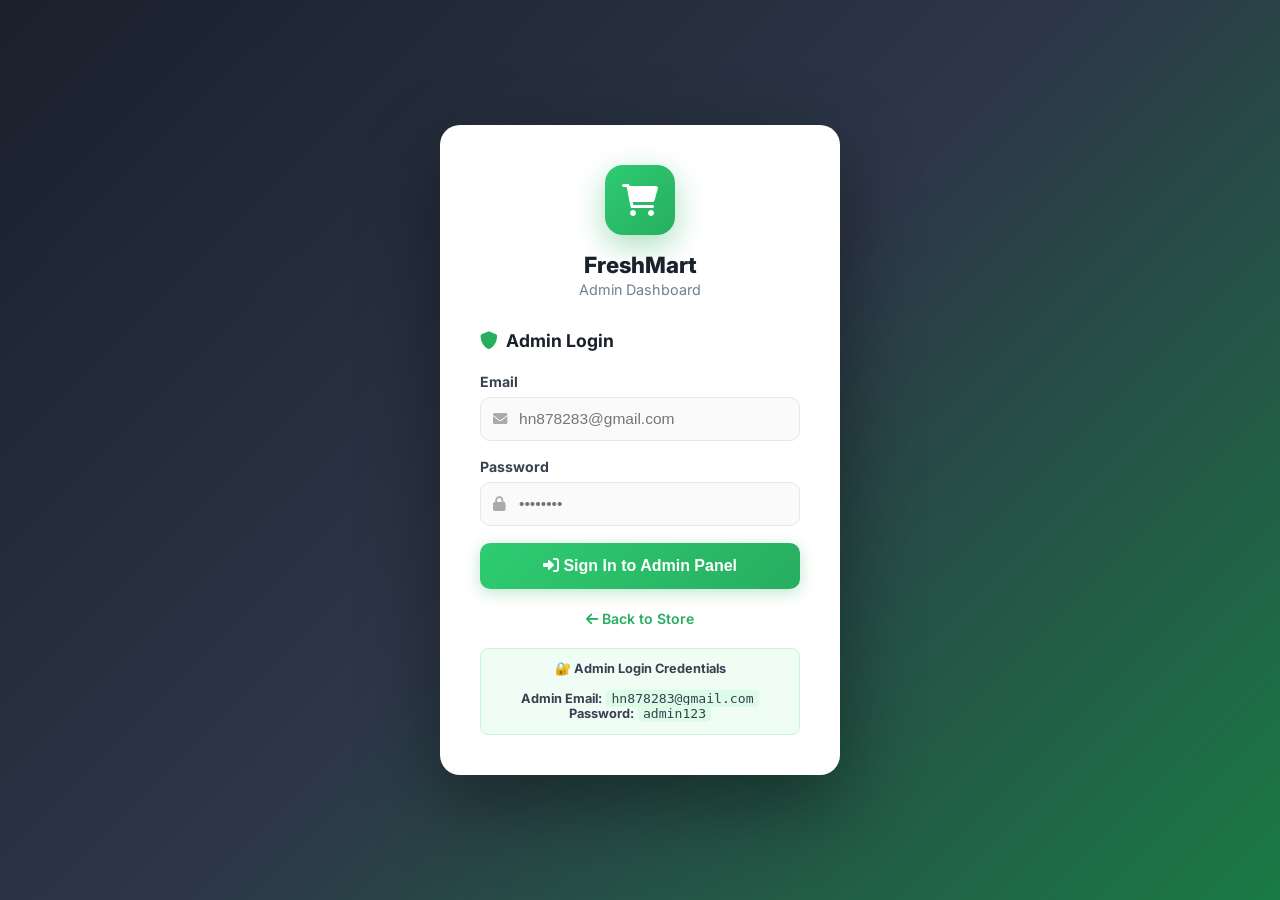
<file: admin.html>
<!DOCTYPE html>
<html lang="en">
<head>
    <meta charset="UTF-8">
    <meta name="viewport" content="width=device-width, initial-scale=1.0">
    <title>FreshMart — Admin Panel</title>
    <link href="https://cdnjs.cloudflare.com/ajax/libs/font-awesome/6.0.0/css/all.min.css" rel="stylesheet">
    <link href="https://fonts.googleapis.com/css2?family=Inter:wght@400;500;600;700;800&display=swap" rel="stylesheet">
    <style>
/* ── Reset & Base ── */
*, *::before, *::after { margin:0; padding:0; box-sizing:border-box; }
:root {
    --primary:      #27ae60;
    --primary-dark: #219150;
    --primary-light:#2ecc71;
    --accent:       #e74c3c;
    --gold:         #f39c12;
    --blue:         #3498db;
    --purple:       #9b59b6;
    --sidebar-bg:   #1a202c;
    --sidebar-w:    260px;
    --header-h:     64px;
    --text:         #1a202c;
    --text-muted:   #718096;
    --border:       #e2e8f0;
    --bg:           #f7fafc;
    --card:         #ffffff;
    --radius:       12px;
    --shadow:       0 2px 12px rgba(0,0,0,.08);
    --transition:   all .2s ease;
}
html { scroll-behavior:smooth; }
body {
    font-family:'Inter','Segoe UI',system-ui,sans-serif;
    background:var(--bg); color:var(--text);
    min-height:100vh; -webkit-font-smoothing:antialiased;
}

/* ═══════════════════════
   LOGIN SCREEN
═══════════════════════ */
#loginScreen {
    min-height:100vh; display:flex;
    align-items:center; justify-content:center;
    background:linear-gradient(135deg,#1a202c 0%,#2d3748 50%,#1a7a45 100%);
}
.login-card {
    background:white; border-radius:20px;
    padding:2.5rem; width:100%; max-width:400px;
    box-shadow:0 30px 80px rgba(0,0,0,.4);
    animation:fadeUp .4s ease;
}
@keyframes fadeUp {
    from{opacity:0;transform:translateY(20px);}
    to  {opacity:1;transform:translateY(0);}
}
.login-logo { text-align:center; margin-bottom:2rem; }
.login-logo-icon {
    width:70px; height:70px;
    background:linear-gradient(135deg,#2ecc71,#27ae60);
    border-radius:18px; display:inline-flex;
    align-items:center; justify-content:center;
    font-size:2rem; color:white; margin-bottom:1rem;
    box-shadow:0 10px 30px rgba(39,174,96,.4);
}
.login-logo h1 { font-size:1.4rem; font-weight:800; color:var(--text); }
.login-logo p  { color:var(--text-muted); font-size:.9rem; margin-top:.2rem; }
.login-title {
    font-size:1.1rem; font-weight:700; margin-bottom:1.4rem;
    color:var(--text); display:flex; align-items:center; gap:8px;
}
.login-title i { color:var(--primary); }
.login-field { margin-bottom:1.1rem; }
.login-field label { display:block; font-size:.88rem; font-weight:700; color:#374151; margin-bottom:.4rem; }
.login-input-wrap { position:relative; }
.login-input-wrap i { position:absolute; left:13px; top:50%; transform:translateY(-50%); color:#aaa; font-size:.9rem; pointer-events:none; }
.login-input-wrap input {
    width:100%; padding:12px 13px 12px 38px;
    border:1.5px solid #e5e7eb; border-radius:10px;
    font-size:.97rem; outline:none;
    transition:border-color .2s,box-shadow .2s;
    background:#fafafa; color:var(--text);
}
.login-input-wrap input:focus {
    border-color:var(--primary);
    box-shadow:0 0 0 3px rgba(39,174,96,.12);
    background:white;
}
.login-err {
    background:#fef2f2; border:1px solid #fecaca;
    color:#dc2626; padding:.65rem 1rem; border-radius:8px;
    font-size:.88rem; margin-bottom:1rem; display:none;
}
.login-err.show { display:block; }
.login-btn {
    width:100%; background:linear-gradient(135deg,#2ecc71,#27ae60);
    color:white; border:none; padding:14px; border-radius:10px;
    font-size:1rem; font-weight:700; cursor:pointer; transition:all .2s;
    box-shadow:0 4px 15px rgba(39,174,96,.3);
}
.login-btn:hover { transform:translateY(-1px); box-shadow:0 6px 20px rgba(39,174,96,.4); }
.login-back { text-align:center; margin-top:1.2rem; }
.login-back a { color:var(--primary); text-decoration:none; font-size:.88rem; font-weight:600; }
.login-back a:hover { text-decoration:underline; }
.cred-hint {
    margin-top:1.2rem; padding:.8rem; background:#f0fdf4;
    border-radius:8px; font-size:.8rem; color:#374151;
    text-align:center; border:1px solid #c6f6d5;
}
.cred-hint code { background:#dcfce7; padding:1px 5px; border-radius:4px; font-size:.82rem; }
.cred-also      { color:#6b7280; }

/* ═══════════════════════
   APP LAYOUT
═══════════════════════ */
#adminApp { display:none; min-height:100vh; }

/* Sidebar */
.sidebar {
    position:fixed; top:0; left:0;
    width:var(--sidebar-w); height:100vh;
    background:var(--sidebar-bg); display:flex;
    flex-direction:column; z-index:100;
    transition:transform .3s ease; overflow-y:auto;
}
.sidebar-brand {
    padding:1.5rem 1.4rem; display:flex; align-items:center; gap:12px;
    border-bottom:1px solid rgba(255,255,255,.08);
}
.sidebar-brand-icon {
    width:42px; height:42px; background:linear-gradient(135deg,#2ecc71,#27ae60);
    border-radius:10px; display:flex; align-items:center; justify-content:center;
    font-size:1.2rem; color:white; flex-shrink:0;
}
.sidebar-brand-text strong { display:block; color:white; font-size:1rem; font-weight:800; }
.sidebar-brand-text span   { color:#68d391; font-size:.75rem; font-weight:600; letter-spacing:.5px; text-transform:uppercase; }
.sidebar-nav { flex:1; padding:1rem 0; }
.nav-section-label {
    padding:.6rem 1.4rem .3rem; font-size:.7rem; font-weight:700;
    color:rgba(255,255,255,.35); text-transform:uppercase; letter-spacing:1px;
}
.nav-section-gap { margin-top:.8rem; }
.sidebar-link {
    display:flex; align-items:center; gap:12px; padding:.75rem 1.4rem;
    color:rgba(255,255,255,.7); text-decoration:none; font-size:.9rem; font-weight:600;
    transition:all .2s; cursor:pointer; border:none; background:none; width:100%;
    text-align:left; border-left:3px solid transparent;
}
.sidebar-link i { width:20px; text-align:center; font-size:.95rem; }
.sidebar-link:hover { background:rgba(255,255,255,.06); color:white; }
.sidebar-link.active {
    background:rgba(46,204,113,.15); color:#68d391; border-left-color:#2ecc71;
}
.sidebar-link .badge {
    margin-left:auto; background:var(--accent); color:white;
    border-radius:20px; padding:2px 8px; font-size:.72rem; font-weight:700;
}
.sidebar-link .badge.green { background:var(--primary); }
.sidebar-footer {
    padding:1rem 1.4rem; border-top:1px solid rgba(255,255,255,.08);
}
.admin-profile {
    display:flex; align-items:center; gap:10px; padding:.6rem .8rem;
    border-radius:10px; background:rgba(255,255,255,.06);
}
.admin-avatar {
    width:36px; height:36px; background:linear-gradient(135deg,#2ecc71,#27ae60);
    border-radius:50%; display:flex; align-items:center; justify-content:center;
    font-weight:800; font-size:.9rem; color:white; flex-shrink:0;
}
.admin-info strong { display:block; color:white; font-size:.88rem; }
.admin-info span   { color:rgba(255,255,255,.5); font-size:.75rem; }
.logout-icon-btn {
    margin-left:auto; background:rgba(231,76,60,.2); border:none; color:#fc8181;
    width:30px; height:30px; border-radius:8px; cursor:pointer;
    display:flex; align-items:center; justify-content:center;
    transition:all .2s; font-size:.85rem;
}
.logout-icon-btn:hover { background:rgba(231,76,60,.4); }

/* Header */
.main-header {
    position:fixed; top:0; left:var(--sidebar-w); right:0;
    height:var(--header-h); background:white;
    border-bottom:1px solid var(--border);
    display:flex; align-items:center; padding:0 1.8rem; gap:1rem;
    z-index:90; box-shadow:0 1px 8px rgba(0,0,0,.05);
}
#pageTitle { font-size:1.15rem; font-weight:800; color:var(--text); }
.header-right { margin-left:auto; display:flex; align-items:center; gap:12px; }
.header-btn {
    background:none; border:1.5px solid var(--border); padding:7px 14px;
    border-radius:8px; font-size:.85rem; font-weight:600; cursor:pointer;
    color:var(--text); transition:all .2s; display:flex; align-items:center; gap:6px;
}
.header-btn:hover { border-color:var(--primary); color:var(--primary); background:#f0fdf4; }
.header-store-link {
    background:linear-gradient(135deg,#2ecc71,#27ae60); color:white; border:none;
    padding:8px 16px; border-radius:8px; font-size:.88rem; font-weight:700;
    cursor:pointer; text-decoration:none; display:flex; align-items:center; gap:6px;
    transition:all .2s;
}
.header-store-link:hover { transform:translateY(-1px); box-shadow:0 4px 12px rgba(39,174,96,.3); }
.mobile-menu-btn {
    display:none; background:none; border:none; font-size:1.3rem; cursor:pointer; color:var(--text);
}

/* Main content */
.main-content {
    margin-left:var(--sidebar-w); margin-top:var(--header-h);
    padding:2rem; min-height:calc(100vh - var(--header-h));
}

/* Page sections */
.page-section { display:none; }
.page-section.active { display:block; animation:fadeIn .25s ease; }
@keyframes fadeIn {
    from{opacity:0;transform:translateY(8px);}
    to  {opacity:1;transform:translateY(0);}
}

/* Card */
.card {
    background:var(--card); border-radius:var(--radius);
    border:1px solid var(--border); box-shadow:var(--shadow);
}
.card-padded { padding:1.4rem; }

/* Dashboard grid */
.dashboard-grid {
    display:grid; grid-template-columns:1.6fr 1fr;
    gap:1.2rem; margin-bottom:1.5rem;
}

/* Stats */
.stats-grid {
    display:grid; grid-template-columns:repeat(4,1fr);
    gap:1.2rem; margin-bottom:1.8rem;
}
.stat-card {
    background:var(--card); border-radius:var(--radius);
    border:1px solid var(--border); padding:1.4rem 1.6rem;
    display:flex; align-items:center; gap:1.2rem;
    box-shadow:var(--shadow); transition:all .2s;
}
.stat-card:hover { transform:translateY(-3px); box-shadow:0 8px 24px rgba(0,0,0,.1); }
.stat-icon {
    width:54px; height:54px; border-radius:14px;
    display:flex; align-items:center; justify-content:center;
    font-size:1.4rem; flex-shrink:0;
}
.stat-icon.green  { background:#f0fdf4; color:var(--primary); }
.stat-icon.red    { background:#fff5f5; color:var(--accent);  }
.stat-icon.blue   { background:#eff6ff; color:var(--blue);    }
.stat-icon.gold   { background:#fffbeb; color:var(--gold);    }
.stat-icon.purple { background:#faf5ff; color:var(--purple);  }
.stat-info strong { display:block; font-size:1.7rem; font-weight:800; color:var(--text); line-height:1; }
.stat-info span   { font-size:.82rem; color:var(--text-muted); font-weight:500; margin-top:.25rem; display:block; }

/* Section header */
.section-header {
    display:flex; align-items:center; justify-content:space-between;
    gap:1rem; margin-bottom:1.2rem; flex-wrap:wrap;
}
.section-header h3 { font-size:1.05rem; font-weight:800; color:var(--text); display:flex; align-items:center; gap:7px; }
.icon-primary { color:var(--primary); }
.icon-gold    { color:var(--gold);    }
.icon-blue    { color:var(--blue);    }

/* Filter bar */
.filter-bar {
    display:flex; align-items:center; gap:.8rem; flex-wrap:wrap; margin-bottom:1.2rem;
}
.search-input-wrap { position:relative; flex:1; min-width:200px; }
.search-input-wrap i { position:absolute; left:12px; top:50%; transform:translateY(-50%); color:#aaa; font-size:.9rem; }
.search-input-wrap input {
    width:100%; padding:9px 12px 9px 36px; border:1.5px solid var(--border);
    border-radius:9px; font-size:.9rem; outline:none; background:white; transition:border-color .2s;
}
.search-input-wrap input:focus { border-color:var(--primary); }
.filter-select {
    padding:9px 12px; border:1.5px solid var(--border); border-radius:9px;
    font-size:.88rem; background:white; outline:none; cursor:pointer;
    color:var(--text); min-width:140px;
}
.filter-select:focus { border-color:var(--primary); }

/* Table */
.table-wrap { overflow-x:auto; }
table { width:100%; border-collapse:collapse; font-size:.88rem; }
thead tr { background:#f8fafc; border-bottom:2px solid var(--border); }
th {
    padding:.85rem 1rem; text-align:left; font-size:.78rem; font-weight:800;
    color:var(--text-muted); text-transform:uppercase; letter-spacing:.6px; white-space:nowrap;
}
td { padding:.9rem 1rem; border-bottom:1px solid #f1f5f9; vertical-align:middle; }
tbody tr:hover { background:#f8fffe; }
tbody tr:last-child td { border-bottom:none; }
.td-muted { color:var(--text-muted); font-size:.82rem; }
.td-small { font-size:.8rem; white-space:nowrap; }
.td-bold  { font-weight:700; font-size:.88rem; }
.td-id    { font-weight:700; font-size:.82rem; }
.td-wrap  { max-width:200px; }
.td-name  { font-weight:700; font-size:.88rem; }
.td-sub   { font-size:.76rem; color:var(--text-muted); }
.td-maxw  { max-width:130px; font-size:.8rem; color:var(--text-muted); }

/* Status badges */
.status-badge {
    display:inline-flex; align-items:center; gap:5px;
    padding:4px 10px; border-radius:20px; font-size:.78rem; font-weight:700; white-space:nowrap;
}
.status-badge::before {
    content:''; width:6px; height:6px; border-radius:50%;
    background:currentColor; flex-shrink:0;
}
.status-pending   { background:#fffbeb; color:#d97706; }
.status-confirmed { background:#eff6ff; color:#2563eb; }
.status-preparing { background:#faf5ff; color:#7c3aed; }
.status-shipped   { background:#fff7ed; color:#c2410c; }
.status-delivered { background:#f0fdf4; color:#16a34a; }
.status-cancelled { background:#fef2f2; color:#dc2626; }

/* Action buttons */
.action-btn {
    padding:5px 10px; border-radius:7px; font-size:.78rem; font-weight:700;
    cursor:pointer; border:none; transition:all .15s;
    display:inline-flex; align-items:center; gap:4px;
}
.btn-view   { background:#eff6ff; color:#2563eb; }
.btn-view:hover   { background:#dbeafe; }
.btn-edit   { background:#f0fdf4; color:var(--primary-dark); }
.btn-edit:hover   { background:#dcfce7; }
.btn-delete { background:#fef2f2; color:var(--accent); }
.btn-delete:hover { background:#fee2e2; }
.btn-ml { margin-left:4px; }

/* Customer profile cell */
.cust-profile { display:flex; align-items:center; gap:10px; }
.cust-avatar {
    width:34px; height:34px; border-radius:50%;
    background:linear-gradient(135deg,#2ecc71,#27ae60);
    display:flex; align-items:center; justify-content:center;
    font-size:.8rem; font-weight:800; color:white; flex-shrink:0;
}
.cust-name  { font-weight:700; font-size:.88rem; }
.cust-email { font-size:.78rem; color:var(--text-muted); }

/* Product category badge */
.cat-badge {
    padding:3px 10px; border-radius:12px; font-size:.78rem; font-weight:700; text-transform:capitalize;
}
.cat-fruits     { background:#dcfce7; color:#16a34a; }
.cat-vegetables { background:#d1fae5; color:#065f46; }
.cat-dairy      { background:#dbeafe; color:#1d4ed8; }
.cat-meat       { background:#fee2e2; color:#b91c1c; }
.cat-bakery     { background:#fef3c7; color:#92400e; }
.cat-beverages  { background:#ede9fe; color:#5b21b6; }

/* Stock color */
.stock-ok   { font-weight:700; font-size:.88rem; color:#16a34a; }
.stock-low  { font-weight:700; font-size:.88rem; color:#d97706; }
.stock-out  { font-weight:700; font-size:.88rem; color:#dc2626; }

/* Payment badge */
.pay-badge {
    padding:3px 8px; border-radius:12px; font-size:.77rem; font-weight:700;
}
.pay-cod { background:#fffbeb; color:#d97706; }
.pay-upi { background:#eff6ff; color:#2563eb; }
.pay-card { background:#f0fdf4; color:#16a34a; }
.pay-net  { background:#faf5ff; color:#7c3aed; }

/* Delivery quick-select */
.status-quick-select {
    padding:5px 8px; border:1.5px solid var(--border); border-radius:7px;
    font-size:.78rem; background:white; cursor:pointer; outline:none;
}
.status-quick-select:focus { border-color:var(--primary); }

/* Order detail modal */
.od-overlay {
    position:fixed; inset:0; background:rgba(0,0,0,.55); z-index:200;
    display:flex; align-items:center; justify-content:center;
    padding:1rem;
    -webkit-backdrop-filter:blur(3px);
    backdrop-filter:blur(3px);
}
.od-box {
    background:white; border-radius:18px; width:100%; max-width:680px;
    max-height:90vh; overflow-y:auto;
    box-shadow:0 25px 80px rgba(0,0,0,.25); animation:slideUp .3s ease;
}
@keyframes slideUp {
    from{transform:translateY(20px);opacity:0;}
    to  {transform:translateY(0);opacity:1;}
}
.od-header {
    display:flex; align-items:center; justify-content:space-between;
    padding:1.3rem 1.6rem; border-bottom:1px solid var(--border);
    background:linear-gradient(135deg,#f0fdf4,white);
    border-radius:18px 18px 0 0; position:sticky; top:0; z-index:1;
}
.od-header h3 { font-size:1.1rem; font-weight:800; display:flex; align-items:center; gap:8px; }
.od-header h3 i { color:var(--primary); }
.od-close {
    background:#fee2e2; border:none; width:34px; height:34px; border-radius:8px;
    cursor:pointer; color:var(--accent); display:flex; align-items:center;
    justify-content:center; font-size:.95rem; transition:all .2s;
}
.od-close:hover { background:#fecaca; }
.od-body { padding:1.5rem 1.6rem; }
.od-grid { display:grid; grid-template-columns:1fr 1fr; gap:1rem; margin-bottom:1.5rem; }
.od-full { grid-column:1 / -1; }
.od-info-card {
    background:#f8fafc; border:1px solid var(--border); border-radius:10px; padding:1rem;
}
.od-info-card h4 {
    font-size:.78rem; font-weight:800; text-transform:uppercase; letter-spacing:.5px;
    color:var(--text-muted); margin-bottom:.7rem; display:flex; align-items:center; gap:5px;
}
.od-info-card h4 i { color:var(--primary); }
.od-info-card p  { font-size:.88rem; color:var(--text); margin-bottom:.35rem; line-height:1.5; }
.od-info-card p i { width:14px; color:var(--text-muted); margin-right:4px; }
.od-items-table { width:100%; border-collapse:collapse; font-size:.87rem; margin-bottom:1rem; }
.od-items-table th { padding:.6rem .8rem; background:#f8fafc; text-align:left; font-weight:700; font-size:.78rem; color:var(--text-muted); }
.od-items-table td { padding:.7rem .8rem; border-top:1px solid #f1f5f9; }
.od-item-subtotal { font-weight:800; color:var(--primary-dark); }
.od-totals { background:#f8fafc; border-radius:10px; padding:1rem; }
.od-total-row {
    display:flex; justify-content:space-between; align-items:center;
    padding:.35rem 0; font-size:.88rem; color:var(--text-muted);
}
.od-total-row.grand {
    border-top:2px dashed var(--border); margin-top:.5rem; padding-top:.6rem;
    color:var(--text); font-weight:800; font-size:1rem;
}
.od-status-update {
    margin-top:1.2rem; padding:1rem; background:#f0fdf4;
    border:1px solid #c6f6d5; border-radius:10px;
    display:flex; align-items:center; gap:.8rem; flex-wrap:wrap;
}
.od-status-label { font-size:.88rem; font-weight:700; color:var(--primary-dark); white-space:nowrap; }
.od-status-select {
    padding:8px 12px; border:1.5px solid #c6f6d5; border-radius:8px;
    font-size:.88rem; outline:none; background:white; color:var(--text); flex:1; min-width:160px;
}
.od-status-select:focus { border-color:var(--primary); }
.od-update-btn {
    background:linear-gradient(135deg,#2ecc71,#27ae60); color:white; border:none;
    padding:9px 18px; border-radius:8px; font-weight:700; font-size:.88rem;
    cursor:pointer; transition:all .2s; display:flex; align-items:center; gap:6px;
}
.od-update-btn:hover { transform:translateY(-1px); box-shadow:0 4px 12px rgba(39,174,96,.3); }

/* Empty state */
.empty-admin { text-align:center; padding:4rem 2rem; color:var(--text-muted); }
.empty-admin i { font-size:2.5rem; margin-bottom:.6rem; color:#cbd5e0; display:block; }
.empty-admin h3 { font-size:1rem; color:#4a5568; margin-bottom:.3rem; }

/* Pagination */
.pagination { display:flex; align-items:center; justify-content:center; gap:6px; margin-top:1.2rem; }
.page-btn {
    width:34px; height:34px; border-radius:8px; border:1.5px solid var(--border);
    background:white; cursor:pointer; font-size:.88rem; font-weight:600;
    color:var(--text); transition:all .15s;
    display:flex; align-items:center; justify-content:center;
}
.page-btn:hover, .page-btn.active { background:var(--primary); color:white; border-color:var(--primary); }

/* Toast */
.admin-toast {
    position:fixed; bottom:24px; right:24px; background:#1a202c; color:white;
    padding:12px 18px; border-radius:10px; font-size:.88rem; font-weight:600;
    box-shadow:0 8px 24px rgba(0,0,0,.25); z-index:9999;
    transform:translateY(80px); opacity:0;
    transition:all .3s cubic-bezier(.34,1.56,.64,1);
    display:flex; align-items:center; gap:8px;
}
.admin-toast.show    { transform:translateY(0); opacity:1; }
.admin-toast.success { background:linear-gradient(135deg,#2ecc71,#27ae60); }
.admin-toast.error   { background:linear-gradient(135deg,#e74c3c,#c0392b); }

/* Status chart bars */
.chart-row { margin-bottom:.7rem; }
.chart-label { display:flex; justify-content:space-between; font-size:.82rem; margin-bottom:.25rem; }
.chart-label-name  { font-weight:600; }
.chart-label-count { font-weight:800; color:var(--text); }
.chart-bar-bg { background:#f1f5f9; border-radius:4px; height:10px; overflow:hidden; }
.chart-bar    { height:100%; border-radius:4px; transition:width .6s ease; }

/* Customer orders modal table */
.cust-orders-table { width:100%; border-collapse:collapse; font-size:.87rem; }
.cust-orders-table th { padding:.7rem; text-align:left; font-size:.75rem; color:#718096; text-transform:uppercase; background:#f8fafc; }
.cust-orders-table td { padding:.7rem; border-top:1px solid #f1f5f9; }

/* Product form */
.pf-grid {
    display:grid; grid-template-columns:repeat(3,1fr); gap:1rem; margin-bottom:1rem;
}
.pf-full { grid-column:1/-1; }
.pf-field { display:flex; flex-direction:column; gap:.35rem; }
.pf-field label { font-size:.82rem; font-weight:700; color:#374151; }
.pf-wrap { position:relative; }
.pf-wrap i { position:absolute; left:11px; top:50%; transform:translateY(-50%); color:#aaa; font-size:.82rem; pointer-events:none; }
.pf-wrap input, .pf-wrap select {
    width:100%; padding:9px 11px 9px 33px;
    border:1.5px solid var(--border); border-radius:8px;
    font-size:.88rem; outline:none; background:#fafafa; color:var(--text);
    transition:border-color .2s, box-shadow .2s;
}
.pf-wrap input:focus, .pf-wrap select:focus {
    border-color:var(--primary); background:white;
    box-shadow:0 0 0 3px rgba(39,174,96,.1);
}
.pf-err {
    background:#fef2f2; border:1px solid #fecaca; color:#dc2626;
    padding:.6rem 1rem; border-radius:8px; font-size:.85rem;
    margin-bottom:.8rem; display:none;
}
.pf-err.show { display:block; }
.pf-save-btn {
    background:linear-gradient(135deg,#2ecc71,#27ae60); color:white;
    border:none; padding:11px 28px; border-radius:9px;
    font-size:.92rem; font-weight:700; cursor:pointer;
    display:flex; align-items:center; gap:7px;
    box-shadow:0 4px 14px rgba(39,174,96,.3); transition:all .2s;
}
.pf-save-btn:hover { transform:translateY(-1px); box-shadow:0 6px 20px rgba(39,174,96,.4); }

/* Image preview */
.img-preview-wrap {
    margin-top:.6rem; display:flex; align-items:center; gap:12px;
    padding:.7rem 1rem; background:#f8fafc; border:1px solid var(--border);
    border-radius:9px;
}
.img-preview-hidden { display:none; }
.img-preview {
    width:70px; height:70px; object-fit:cover; border-radius:8px;
    border:1px solid var(--border); flex-shrink:0;
}
.img-preview-status { font-size:.82rem; font-weight:700; }
.img-preview-status.ok  { color:#16a34a; }
.img-preview-status.err { color:#dc2626; }

.pf-hint {
    font-size:.78rem; color:#9ca3af; margin-top:.4rem; line-height:1.5;
}
.pf-hint code {
    background:#f1f5f9; padding:1px 5px; border-radius:4px;
    font-size:.76rem; color:#374151;
}
.pf-label-hint { font-weight:400; color:#9ca3af; }

/* Product form card hidden by default */
.product-form-card { display:none; margin-bottom:1.2rem; border:2px solid #c6f6d5; }
.pf-section-header { margin-bottom:1rem; }

/* Add product button */
.add-product-btn {
    background:linear-gradient(135deg,#2ecc71,#27ae60) !important;
    color:white !important; border-color:transparent !important;
}
.add-product-btn:hover { opacity:.9; color:white !important; }

/* Products info note */
.products-info-note {
    padding:.8rem 1rem; font-size:.8rem; color:#a0aec0;
    border-top:1px solid var(--border);
}
.btn-edit-p  { background:#eff6ff; color:#2563eb; }
.btn-edit-p:hover  { background:#dbeafe; }
.custom-tag {
    background:#eff6ff; color:#2563eb; padding:2px 7px;
    border-radius:10px; font-size:.7rem; font-weight:700; margin-left:4px;
}
@media(max-width:768px) { .pf-grid { grid-template-columns:1fr 1fr; } }
@media(max-width:500px)  { .pf-grid { grid-template-columns:1fr; } }
.sidebar-overlay {
    display:none; position:fixed; inset:0;
    background:rgba(0,0,0,.5); z-index:99;
}
@media (max-width:900px) { .stats-grid { grid-template-columns:repeat(2,1fr); } }
@media (max-width:768px) {
    .sidebar { transform:translateX(-100%); }
    .sidebar.open { transform:translateX(0); }
    .sidebar-overlay { display:block; }
    .main-header { left:0; }
    .main-content { margin-left:0; padding:1rem; }
    .mobile-menu-btn { display:block; }
    .od-grid { grid-template-columns:1fr; }
    .dashboard-grid { grid-template-columns:1fr; }
}
@media (max-width:500px) {
    .stats-grid { grid-template-columns:1fr 1fr; gap:.8rem; }
    .stat-card { padding:1rem; gap:.8rem; }
    .stat-info strong { font-size:1.4rem; }
}
    </style>
</head>
<body>

<!-- ═══════════════════════
     LOGIN SCREEN
═══════════════════════ -->
<div id="loginScreen">
    <div class="login-card">
        <div class="login-logo">
            <div class="login-logo-icon"><i class="fas fa-shopping-cart"></i></div>
            <h1>FreshMart</h1>
            <p>Admin Dashboard</p>
        </div>

        <p class="login-title"><i class="fas fa-shield-alt"></i> Admin Login</p>

        <div class="login-err" id="loginErr"></div>

        <form id="adminLoginForm" novalidate>
            <div class="login-field">
                <label for="adminEmail">Email</label>
                <div class="login-input-wrap">
                    <i class="fas fa-envelope"></i>
                    <input type="email" id="adminEmail" placeholder="hn878283@gmail.com"
                           required autocomplete="off">
                </div>
            </div>
            <div class="login-field">
                <label for="adminPass">Password</label>
                <div class="login-input-wrap">
                    <i class="fas fa-lock"></i>
                    <input type="password" id="adminPass" placeholder="••••••••"
                           required autocomplete="current-password">
                </div>
            </div>
            <button type="submit" class="login-btn">
                <i class="fas fa-sign-in-alt"></i> Sign In to Admin Panel
            </button>
        </form>

        <div class="login-back">
            <a href="index.html"><i class="fas fa-arrow-left"></i> Back to Store</a>
        </div>

        <div class="cred-hint">
            <strong>🔐 Admin Login Credentials</strong><br><br>
            <strong>Admin Email:</strong> <code>hn878283@gmail.com</code><br>
            <strong>Password:</strong> <code>admin123</code>
        </div>
    </div>
</div>

<!-- ═══════════════════════
     ADMIN APP
═══════════════════════ -->
<div id="adminApp">

    <!-- Sidebar -->
    <aside class="sidebar" id="sidebar">
        <div class="sidebar-brand">
            <div class="sidebar-brand-icon"><i class="fas fa-shopping-cart"></i></div>
            <div class="sidebar-brand-text">
                <strong>FreshMart</strong>
                <span>Admin Panel</span>
            </div>
        </div>

        <nav class="sidebar-nav">
            <div class="nav-section-label">Main</div>
            <button type="button" class="sidebar-link active" data-page="dashboard">
                <i class="fas fa-tachometer-alt"></i> Dashboard
            </button>
            <button type="button" class="sidebar-link" data-page="orders">
                <i class="fas fa-shopping-bag"></i> Orders
                <span class="badge" id="pendingBadge">0</span>
            </button>
            <button type="button" class="sidebar-link" data-page="customers">
                <i class="fas fa-users"></i> Customers
            </button>

            <div class="nav-section-label nav-section-gap">Delivery</div>
            <button type="button" class="sidebar-link" data-page="delivery">
                <i class="fas fa-truck"></i> Delivery Tracker
                <span class="badge green" id="activeBadge">0</span>
            </button>

            <div class="nav-section-label nav-section-gap">Store</div>
            <button type="button" class="sidebar-link" data-page="products">
                <i class="fas fa-box-open"></i> Products
            </button>
        </nav>

        <div class="sidebar-footer">
            <div class="admin-profile">
                <div class="admin-avatar" id="sidebarInitials">A</div>
                <div class="admin-info">
                    <strong id="sidebarAdminName">Admin</strong>
                    <span id="sidebarAdminEmail">hn878283@gmail.com</span>
                </div>
                <button type="button" class="logout-icon-btn" id="adminLogout" aria-label="Logout">
                    <i class="fas fa-sign-out-alt"></i>
                </button>
            </div>
        </div>
    </aside>

    <!-- Sidebar overlay (mobile) -->
    <div class="sidebar-overlay" id="sidebarOverlay"></div>

    <!-- Top Header -->
    <header class="main-header">
        <button type="button" class="mobile-menu-btn" id="mobileMenuBtn" aria-label="Open menu">
            <i class="fas fa-bars"></i>
        </button>
        <span id="pageTitle">Dashboard</span>
        <div class="header-right">
            <button type="button" class="header-btn" id="refreshBtn">
                <i class="fas fa-sync-alt"></i> Refresh
            </button>
            <a href="index.html" class="header-store-link">
                <i class="fas fa-store"></i> View Store
            </a>
        </div>
    </header>

    <!-- Main Content -->
    <main class="main-content">

        <!-- DASHBOARD -->
        <section class="page-section active" id="page-dashboard">
            <div class="stats-grid" id="statsGrid"></div>

            <div class="dashboard-grid">
                <div class="card card-padded">
                    <div class="section-header">
                        <h3><i class="fas fa-clock icon-primary"></i> Recent Orders</h3>
                        <button type="button" class="action-btn btn-view" onclick="showPage('orders')">View All</button>
                    </div>
                    <div class="table-wrap">
                        <table>
                            <thead><tr>
                                <th>Order ID</th><th>Customer</th><th>Amount</th><th>Status</th>
                            </tr></thead>
                            <tbody id="recentOrdersTbody"></tbody>
                        </table>
                    </div>
                </div>

                <div class="card card-padded">
                    <div class="section-header">
                        <h3><i class="fas fa-chart-pie icon-gold"></i> Order Status</h3>
                    </div>
                    <div id="statusChart"></div>
                </div>
            </div>

            <div class="card card-padded">
                <div class="section-header">
                    <h3><i class="fas fa-truck icon-blue"></i> Today's Deliveries</h3>
                </div>
                <div class="table-wrap">
                    <table id="todayDeliveryTable">
                        <thead><tr>
                            <th>Order ID</th><th>Customer</th><th>Address</th>
                            <th>Items</th><th>Amount</th><th>Payment</th><th>Status</th><th>Action</th>
                        </tr></thead>
                        <tbody id="todayDeliveryTbody"></tbody>
                    </table>
                </div>
            </div>
        </section>

        <!-- ORDERS -->
        <section class="page-section" id="page-orders">
            <div class="filter-bar">
                <div class="search-input-wrap">
                    <i class="fas fa-search"></i>
                    <input type="text" id="orderSearch" placeholder="Search Order ID, customer, phone...">
                </div>
                <select class="filter-select" id="orderStatusFilter" aria-label="Filter by order status" title="Filter by order status">
                    <option value="">All Statuses</option>
                    <option value="Pending">Pending</option>
                    <option value="Confirmed">Confirmed</option>
                    <option value="Preparing">Preparing</option>
                    <option value="Shipped">Shipped</option>
                    <option value="Delivered">Delivered</option>
                    <option value="Cancelled">Cancelled</option>
                </select>
                <select class="filter-select" id="orderPayFilter" aria-label="Filter by payment method" title="Filter by payment method">
                    <option value="">All Payments</option>
                    <option value="COD">COD</option>
                    <option value="UPI">UPI</option>
                    <option value="Card">Card</option>
                    <option value="NetBanking">Net Banking</option>
                </select>
                <button type="button" class="header-btn" id="clearOrdersFilter">
                    <i class="fas fa-times"></i> Clear
                </button>
            </div>
            <div class="card">
                <div class="table-wrap">
                    <table>
                        <thead><tr>
                            <th>#</th><th>Order ID</th><th>Date &amp; Time</th>
                            <th>Customer</th><th>Phone</th><th>Items</th>
                            <th>Total</th><th>Payment</th><th>Status</th><th>Action</th>
                        </tr></thead>
                        <tbody id="ordersTbody"></tbody>
                    </table>
                </div>
                <div class="pagination" id="ordersPagination"></div>
            </div>
        </section>

        <!-- CUSTOMERS -->
        <section class="page-section" id="page-customers">
            <div class="filter-bar">
                <div class="search-input-wrap">
                    <i class="fas fa-search"></i>
                    <input type="text" id="customerSearch" placeholder="Search by name or email...">
                </div>
            </div>
            <div class="card">
                <div class="table-wrap">
                    <table>
                        <thead><tr>
                            <th>#</th><th>Customer</th><th>Phone</th>
                            <th>Total Orders</th><th>Total Spent</th><th>Last Order</th><th>Action</th>
                        </tr></thead>
                        <tbody id="customersTbody"></tbody>
                    </table>
                </div>
            </div>
        </section>

        <!-- DELIVERY TRACKER -->
        <section class="page-section" id="page-delivery">
            <div class="filter-bar">
                <select class="filter-select" id="deliveryStatusFilter" aria-label="Filter by delivery status" title="Filter by delivery status">
                    <option value="">All Active (not delivered)</option>
                    <option value="Pending">Pending</option>
                    <option value="Confirmed">Confirmed</option>
                    <option value="Preparing">Preparing</option>
                    <option value="Shipped">Out for Delivery</option>
                </select>
            </div>
            <div class="card">
                <div class="table-wrap">
                    <table>
                        <thead><tr>
                            <th>Order ID</th><th>Customer</th><th>Phone</th>
                            <th>Full Address</th><th>Landmark</th><th>PIN</th>
                            <th>Items</th><th>Amount</th><th>Payment</th>
                            <th>Notes</th><th>Status</th><th>Update</th>
                        </tr></thead>
                        <tbody id="deliveryTbody"></tbody>
                    </table>
                </div>
            </div>
        </section>

        <!-- PRODUCTS -->
        <section class="page-section" id="page-products">
            <div class="filter-bar">
                <div class="search-input-wrap">
                    <i class="fas fa-search"></i>
                    <input type="text" id="productSearch" placeholder="Search products...">
                </div>
                <select class="filter-select" id="productCatFilter" aria-label="Filter by category" title="Filter by category">
                    <option value="">All Categories</option>
                    <option value="breakfast">Breakfast</option>
                    <option value="fruits">Fruits</option>
                    <option value="vegetables">Vegetables</option>
                    <option value="dairy">Dairy</option>
                    <option value="meat">Meat</option>
                    <option value="bakery">Bakery</option>
                    <option value="beverages">Beverages</option>
                </select>
                <button type="button" class="header-btn add-product-btn" id="addProductBtn">
                    <i class="fas fa-plus"></i> Add New Product
                </button>
            </div>

            <!-- ADD / EDIT PRODUCT FORM -->
            <div class="card card-padded product-form-card" id="productFormCard">
                <div class="section-header pf-section-header">
                    <h3 id="productFormTitle"><i class="fas fa-plus-circle icon-primary"></i> Add New Product</h3>
                    <button type="button" class="action-btn btn-delete" id="cancelProductForm">
                        <i class="fas fa-times"></i> Cancel
                    </button>
                </div>
                <form id="productForm" novalidate>
                    <div class="pf-grid">
                        <div class="pf-field">
                            <label for="pf_name">Product Name *</label>
                            <div class="pf-wrap"><i class="fas fa-tag"></i>
                                <input type="text" id="pf_name" placeholder="e.g. Fresh Mangoes" required>
                            </div>
                        </div>
                        <div class="pf-field">
                            <label for="pf_cat">Category *</label>
                            <div class="pf-wrap"><i class="fas fa-layer-group"></i>
                                <select id="pf_cat" required>
                                    <option value="">Select Category</option>
                                    <option value="breakfast">Breakfast</option>
                                    <option value="fruits">Fruits</option>
                                    <option value="vegetables">Vegetables</option>
                                    <option value="dairy">Dairy</option>
                                    <option value="meat">Meat</option>
                                    <option value="bakery">Bakery</option>
                                    <option value="beverages">Beverages</option>
                                </select>
                            </div>
                        </div>
                        <div class="pf-field">
                            <label for="pf_price">Price (₹) *</label>
                            <div class="pf-wrap"><i class="fas fa-rupee-sign"></i>
                                <input type="number" id="pf_price" placeholder="e.g. 299" min="1" required>
                            </div>
                        </div>
                        <div class="pf-field">
                            <label for="pf_unit">Unit *</label>
                            <div class="pf-wrap"><i class="fas fa-balance-scale"></i>
                                <input type="text" id="pf_unit" placeholder="e.g. kg, piece, 250g">
                            </div>
                        </div>
                        <div class="pf-field">
                            <label for="pf_stock">Stock Quantity *</label>
                            <div class="pf-wrap"><i class="fas fa-cubes"></i>
                                <input type="number" id="pf_stock" placeholder="e.g. 50" min="0" required>
                            </div>
                        </div>
                        <div class="pf-field">
                            <label for="pf_rating">Rating (1–5)</label>
                            <div class="pf-wrap"><i class="fas fa-star"></i>
                                <input type="number" id="pf_rating" placeholder="e.g. 4.5" min="1" max="5" step="0.1" value="4.0">
                            </div>
                        </div>
                        <div class="pf-field pf-full">
                            <label for="pf_image">Image URL <span class="pf-label-hint">(optional — paste direct image link)</span></label>
                            <div class="pf-wrap"><i class="fas fa-image"></i>
                                <input type="url" id="pf_image" placeholder="https://images.unsplash.com/photo-xxx?w=400">
                            </div>
                            <div id="imgPreviewWrap" class="img-preview-wrap img-preview-hidden">
                                <img id="imgPreview" src="[data-uri]" alt="Preview" class="img-preview">
                                <span id="imgPreviewStatus" class="img-preview-status"></span>
                            </div>
                            <p class="pf-hint"><i class="fas fa-info-circle"></i> Use <strong>Unsplash</strong> links like <code>https://images.unsplash.com/photo-ID?w=400</code> or any direct .jpg/.png URL. Leave empty to show a category emoji.</p>
                        </div>
                    </div>
                    <div class="pf-err" id="pfErr"></div>
                    <button type="submit" class="pf-save-btn">
                        <i class="fas fa-save"></i> <span id="pfBtnText">Save Product</span>
                    </button>
                </form>
            </div>

            <div class="card">
                <div class="table-wrap">
                    <table>
                        <thead><tr>
                            <th>#</th><th>Product</th><th>Category</th>
                            <th>Price</th><th>Unit</th><th>Rating</th><th>Stock</th><th>Status</th><th>Actions</th>
                        </tr></thead>
                        <tbody id="productsTbody"></tbody>
                    </table>
                </div>
                <div class="products-info-note">
                    <i class="fas fa-info-circle"></i> Custom products you add here will appear on the store immediately.
                </div>
            </div>
        </section>

    </main>
</div>

<!-- Order Detail Modal container -->
<div id="orderDetailModal" hidden></div>

<!-- Toast -->
<div class="admin-toast" id="adminToast" role="status" aria-live="polite"></div>

<script>
// ============================================================
//  FreshMart Admin — JavaScript
// ============================================================

// ── Admin credentials — multiple admins supported ──────────
const ADMIN_ACCOUNTS = [
    { email: 'hn878283@gmail.com', password: 'admin123', name: 'HN Admin' }
];

const ITEMS_PER_PAGE = 10;

// ── Products list ─────────────────────────────────────────
const PRODUCTS = [
    { id:1,  name:'Fresh Apples',     category:'fruits',     price:248, unit:'kg',      rating:4.5, stock:50 },
    { id:2,  name:'Bananas',          category:'fruits',     price:165, unit:'dozen',   rating:4.3, stock:30 },
    { id:3,  name:'Oranges',          category:'fruits',     price:290, unit:'kg',      rating:4.4, stock:25 },
    { id:4,  name:'Strawberries',     category:'fruits',     price:414, unit:'250g',    rating:4.6, stock:20 },
    { id:5,  name:'Grapes',           category:'fruits',     price:331, unit:'kg',      rating:4.2, stock:15 },
    { id:6,  name:'Watermelon',       category:'fruits',     price:497, unit:'piece',   rating:4.7, stock:10 },
    { id:31, name:'Mango',            category:'fruits',     price:380, unit:'kg',      rating:4.8, stock:18 },
    { id:32, name:'Pineapple',        category:'fruits',     price:299, unit:'piece',   rating:4.4, stock:12 },
    { id:7,  name:'Carrots',          category:'vegetables', price:124, unit:'kg',      rating:4.1, stock:40 },
    { id:8,  name:'Tomatoes',         category:'vegetables', price:207, unit:'kg',      rating:4.3, stock:35 },
    { id:9,  name:'Lettuce',          category:'vegetables', price:165, unit:'bunch',   rating:4.0, stock:25 },
    { id:10, name:'Broccoli',         category:'vegetables', price:248, unit:'piece',   rating:4.2, stock:20 },
    { id:11, name:'Potatoes',         category:'vegetables', price:165, unit:'kg',      rating:4.4, stock:30 },
    { id:12, name:'Onions',           category:'vegetables', price:107, unit:'kg',      rating:4.1, stock:45 },
    { id:33, name:'Spinach',          category:'vegetables', price:99,  unit:'bunch',   rating:4.3, stock:22 },
    { id:34, name:'Bell Pepper',      category:'vegetables', price:280, unit:'pack',    rating:4.2, stock:18 },
    { id:13, name:'Fresh Milk',       category:'dairy',      price:290, unit:'litre',   rating:4.5, stock:20 },
    { id:14, name:'Cheese',           category:'dairy',      price:414, unit:'200g',    rating:4.3, stock:15 },
    { id:15, name:'Yogurt',           category:'dairy',      price:248, unit:'400g',    rating:4.2, stock:25 },
    { id:16, name:'Butter',           category:'dairy',      price:331, unit:'100g',    rating:4.4, stock:18 },
    { id:17, name:'Eggs',             category:'dairy',      price:207, unit:'12 pcs',  rating:4.6, stock:30 },
    { id:18, name:'Chicken Breast',   category:'meat',       price:580, unit:'kg',      rating:4.5, stock:12 },
    { id:19, name:'Ground Beef',      category:'meat',       price:497, unit:'500g',    rating:4.3, stock:10 },
    { id:20, name:'Salmon Fillet',    category:'meat',       price:747, unit:'500g',    rating:4.7, stock:8  },
    { id:21, name:'Pork Chops',       category:'meat',       price:456, unit:'kg',      rating:4.2, stock:15 },
    { id:22, name:'Fresh Bread',      category:'bakery',     price:248, unit:'loaf',    rating:4.4, stock:20 },
    { id:23, name:'Croissants',       category:'bakery',     price:331, unit:'4 pcs',   rating:4.6, stock:15 },
    { id:24, name:'Muffins',          category:'bakery',     price:207, unit:'6 pcs',   rating:4.3, stock:18 },
    { id:25, name:'Bagels',           category:'bakery',     price:290, unit:'4 pcs',   rating:4.2, stock:12 },
    { id:35, name:'Whole Wheat Roti', category:'bakery',     price:149, unit:'10 pcs',  rating:4.5, stock:25 },
    { id:26, name:'Orange Juice',     category:'beverages',  price:331, unit:'1L',      rating:4.3, stock:25 },
    { id:27, name:'Coffee',           category:'beverages',  price:414, unit:'250g',    rating:4.5, stock:20 },
    { id:28, name:'Green Tea',        category:'beverages',  price:248, unit:'25 bags', rating:4.2, stock:30 },
    { id:29, name:'Sparkling Water',  category:'beverages',  price:165, unit:'1L',      rating:4.1, stock:35 },
    { id:30, name:'Energy Drink',     category:'beverages',  price:207, unit:'250ml',   rating:3.9, stock:22 },
    { id:36, name:'Mango Lassi',      category:'beverages',  price:199, unit:'500ml',   rating:4.6, stock:16 }
];

// ── State ─────────────────────────────────────────────────
let currentPage  = 'dashboard';
let ordersPage   = 1;
let currentAdmin = null;

// ── Helpers ───────────────────────────────────────────────
const getOrders  = () => {
    try {
        const fromLocal = JSON.parse(localStorage.getItem('fm_orders') || '[]');
        if (Array.isArray(fromLocal)) return fromLocal;
    } catch (e) {}
    try {
        const cookieValue = document.cookie
            .split('; ')
            .find(row => row.startsWith('fm_orders='));
        if (cookieValue) {
            const parsed = JSON.parse(decodeURIComponent(cookieValue.split('=').slice(1).join('=')) || '[]');
            if (Array.isArray(parsed)) return parsed;
        }
    } catch (e) {}
    return [];
};
const saveOrders = (arr) => {
    localStorage.setItem('fm_orders', JSON.stringify(arr));
    document.cookie = `fm_orders=${encodeURIComponent(JSON.stringify(arr))}; path=/; max-age=${60 * 60 * 24 * 365}; SameSite=Lax`;
};
const rupee      = (n)   => '₹' + Number(n).toLocaleString('en-IN');
const fmtDate    = (iso) => {
    const d = new Date(iso);
    return d.toLocaleDateString('en-IN',{ day:'2-digit', month:'short', year:'numeric' })
         + ' ' + d.toLocaleTimeString('en-IN',{ hour:'2-digit', minute:'2-digit' });
};
const payClass   = (p)   => ({ COD:'pay-cod', UPI:'pay-upi', Card:'pay-card', NetBanking:'pay-net' }[p] || 'pay-cod');

function statusBadge(status) {
    const cls   = { Pending:'pending', Confirmed:'confirmed', Preparing:'preparing', Shipped:'shipped', Delivered:'delivered', Cancelled:'cancelled' };
    const icons = { Pending:'⏳', Confirmed:'✅', Preparing:'🍳', Shipped:'🚚', Delivered:'📦', Cancelled:'❌' };
    return `<span class="status-badge status-${cls[status]||'pending'}">${icons[status]||''} ${status}</span>`;
}

function toast(msg, type = 'success') {
    const el = document.getElementById('adminToast');
    el.innerHTML = `<i class="fas fa-${type==='success'?'check-circle':'exclamation-circle'}"></i> ${msg}`;
    el.className = `admin-toast show ${type}`;
    clearTimeout(el._t);
    el._t = setTimeout(() => el.classList.remove('show'), 2800);
}

// ── LOGIN ─────────────────────────────────────────────────
document.getElementById('adminLoginForm').addEventListener('submit', function(e) {
    e.preventDefault();

    const email   = document.getElementById('adminEmail').value.trim().toLowerCase();
    const pass    = document.getElementById('adminPass').value;
    const errEl   = document.getElementById('loginErr');

    // Hide previous error
    errEl.classList.remove('show');

    if (!email || !pass) {
        errEl.textContent = '⚠️ Please enter email and password.';
        errEl.classList.add('show');
        return;
    }

    const account = ADMIN_ACCOUNTS.find(
        a => a.email.toLowerCase() === email && a.password === pass
    );

    if (account) {
        sessionStorage.setItem('fm_admin', JSON.stringify(account));
        showAdminApp(account);
    } else {
        errEl.textContent = '⚠️ Wrong email or password. Please try again.';
        errEl.classList.add('show');
        document.getElementById('adminPass').value = '';
        document.getElementById('adminPass').focus();
    }
});

function showAdminApp(account) {
    currentAdmin = account;
    document.getElementById('loginScreen').style.display   = 'none';
    document.getElementById('adminApp').style.display      = 'block';
    // Update sidebar profile
    const initials = account.name.split(' ').map(n => n[0]).join('').substring(0,2).toUpperCase();
    document.getElementById('sidebarInitials').textContent   = initials;
    document.getElementById('sidebarAdminName').textContent  = account.name;
    document.getElementById('sidebarAdminEmail').textContent = account.email;
    initAdmin();
}

document.getElementById('adminLogout').addEventListener('click', () => {
    sessionStorage.removeItem('fm_admin');
    currentAdmin = null;
    document.getElementById('adminApp').style.display   = 'none';
    document.getElementById('loginScreen').style.display = 'flex';
    toast('Logged out.', 'error');
});

// Auto-login if session active — runs after DOM ready
function checkAutoLogin() {
    const savedAdmin = sessionStorage.getItem('fm_admin');
    if (savedAdmin) {
        try {
            showAdminApp(JSON.parse(savedAdmin));
        } catch(e) {
            sessionStorage.removeItem('fm_admin');
        }
    }
}

// DOM is already loaded when this script runs (script at bottom of body)
checkAutoLogin();

// ── NAV ───────────────────────────────────────────────────
function showPage(page) {
    currentPage = page;
    document.querySelectorAll('.page-section').forEach(s => s.classList.remove('active'));
    document.querySelectorAll('.sidebar-link[data-page]').forEach(l => l.classList.remove('active'));
    document.getElementById('page-' + page).classList.add('active');
    document.querySelector(`[data-page="${page}"]`)?.classList.add('active');
    const titles = { dashboard:'Dashboard', orders:'All Orders', customers:'Customers', delivery:'Delivery Tracker', products:'Products' };
    document.getElementById('pageTitle').textContent = titles[page] || page;
    renderPage(page);
    closeMobileMenu();
}

document.querySelectorAll('.sidebar-link[data-page]').forEach(btn => {
    btn.addEventListener('click', () => showPage(btn.dataset.page));
});

// Mobile menu
document.getElementById('mobileMenuBtn').addEventListener('click', () => {
    document.getElementById('sidebar').classList.add('open');
    document.getElementById('sidebarOverlay').style.display = 'block';
});
function closeMobileMenu() {
    document.getElementById('sidebar').classList.remove('open');
    document.getElementById('sidebarOverlay').style.display = 'none';
}
document.getElementById('sidebarOverlay').addEventListener('click', closeMobileMenu);
document.getElementById('refreshBtn').addEventListener('click', () => { renderPage(currentPage); toast('Refreshed!'); });

// ── INIT ──────────────────────────────────────────────────
function initAdmin() {
    seedDemoOrders();
    setupLiveRefresh();
    renderPage('dashboard');
    updateBadges();
    setupFilters();
    setupProductForm();
}

function setupLiveRefresh() {
    if (window.__freshmartLiveRefreshBound) return;
    window.__freshmartLiveRefreshBound = true;

    const refreshAdminData = () => {
        if (document.getElementById('adminApp')?.style.display !== 'block') return;
        updateBadges();
        if (currentPage) renderPage(currentPage);
    };

    window.addEventListener('storage', (event) => {
        if (event.key === 'fm_orders' || event.key === 'fm_user' || event.key === 'freshmart:last-order-update') {
            refreshAdminData();
        }
    });

    window.addEventListener('freshmart:orders-updated', refreshAdminData);
    if (window.BroadcastChannel) {
        const channel = new BroadcastChannel('freshmart-orders');
        channel.addEventListener('message', (event) => {
            if (event.data?.type === 'orders-updated') refreshAdminData();
        });
        window.__freshmartOrdersChannel = channel;
    }

    window.addEventListener('focus', refreshAdminData);
    document.addEventListener('visibilitychange', () => {
        if (document.visibilityState === 'visible') refreshAdminData();
    });
}

function updateBadges() {
    const orders  = getOrders();
    const pending = orders.filter(o => o.status === 'Pending').length;
    const active  = orders.filter(o => ['Confirmed','Preparing','Shipped'].includes(o.status)).length;
    const pb = document.getElementById('pendingBadge');
    const ab = document.getElementById('activeBadge');
    pb.textContent  = pending;
    ab.textContent  = active;
    pb.style.display = pending ? '' : 'none';
    ab.style.display = active  ? '' : 'none';
}

function renderPage(page) {
    updateBadges();
    const map = { dashboard:renderDashboard, orders:renderOrders, customers:renderCustomers, delivery:renderDelivery, products:renderProducts };
    map[page]?.();
}

// ── DASHBOARD ─────────────────────────────────────────────
function renderDashboard() {
    const orders        = getOrders();
    const totalRevenue  = orders.filter(o => o.status !== 'Cancelled').reduce((s,o) => s+o.total, 0);
    const uniqueCustomers = new Set(orders.map(o => o.customer.email)).size;

    document.getElementById('statsGrid').innerHTML = `
        <div class="stat-card">
            <div class="stat-icon green"><i class="fas fa-rupee-sign"></i></div>
            <div class="stat-info"><strong>${rupee(totalRevenue)}</strong><span>Total Revenue</span></div>
        </div>
        <div class="stat-card">
            <div class="stat-icon blue"><i class="fas fa-shopping-bag"></i></div>
            <div class="stat-info"><strong>${orders.length}</strong><span>Total Orders</span></div>
        </div>
        <div class="stat-card">
            <div class="stat-icon gold"><i class="fas fa-clock"></i></div>
            <div class="stat-info"><strong>${orders.filter(o=>o.status==='Pending').length}</strong><span>Pending Orders</span></div>
        </div>
        <div class="stat-card">
            <div class="stat-icon purple"><i class="fas fa-users"></i></div>
            <div class="stat-info"><strong>${uniqueCustomers}</strong><span>Customers</span></div>
        </div>`;

    // Recent orders
    const tbody = document.getElementById('recentOrdersTbody');
    if (!orders.length) {
        tbody.innerHTML = '<tr><td colspan="4" class="empty-admin"><i class="fas fa-inbox"></i> No orders</td></tr>';
    } else {
        tbody.innerHTML = orders.slice(0,8).map(o => `
            <tr>
                <td class="td-id">${o.orderId}</td>
                <td class="td-bold">${o.customer.name}</td>
                <td><strong>${rupee(o.total)}</strong></td>
                <td>${statusBadge(o.status)}</td>
            </tr>`).join('');
    }

    // Status chart
    const statuses = ['Pending','Confirmed','Preparing','Shipped','Delivered','Cancelled'];
    const colors   = { Pending:'#f59e0b', Confirmed:'#3b82f6', Preparing:'#8b5cf6', Shipped:'#f97316', Delivered:'#22c55e', Cancelled:'#ef4444' };
    const counts   = statuses.map(s => ({ s, c: orders.filter(o => o.status === s).length })).filter(x => x.c > 0);
    const maxC     = Math.max(...counts.map(x => x.c), 1);

    document.getElementById('statusChart').innerHTML = counts.length
        ? counts.map(x => `
            <div class="chart-row">
                <div class="chart-label">
                    <span class="chart-label-name" style="color:${colors[x.s]}">${x.s}</span>
                    <span class="chart-label-count">${x.c}</span>
                </div>
                <div class="chart-bar-bg">
                    <div class="chart-bar" style="width:${(x.c/maxC*100).toFixed(1)}%;background:${colors[x.s]}"></div>
                </div>
            </div>`).join('')
        : '<p class="empty-admin"><i class="fas fa-chart-pie"></i><br>No data yet</p>';

    // Today's deliveries
    const today   = new Date().toDateString();
    const todayOs = orders.filter(o => new Date(o.date).toDateString() === today && o.status !== 'Cancelled');
    const dt      = document.getElementById('todayDeliveryTbody');
    if (!todayOs.length) {
        dt.innerHTML = '<tr><td colspan="8" class="empty-admin"><i class="fas fa-truck"></i><br>No deliveries today</td></tr>';
    } else {
        dt.innerHTML = todayOs.map(o => `
            <tr>
                <td class="td-id">${o.orderId}</td>
                <td>
                    <div class="td-name">${o.customer.name}</div>
                    <div class="td-sub">${o.customer.phone}</div>
                </td>
                <td class="td-muted">${o.address.area}, ${o.address.city}</td>
                <td>${o.items.length} item${o.items.length>1?'s':''}</td>
                <td><strong>${rupee(o.total)}</strong></td>
                <td><span class="pay-badge ${payClass(o.payment)}">${o.payment}</span></td>
                <td>${statusBadge(o.status)}</td>
                <td>
                    <button type="button" class="action-btn btn-view" onclick="openOrderDetail('${o.orderId}')">
                        <i class="fas fa-eye"></i> View
                    </button>
                </td>
            </tr>`).join('');
    }
}

// ── ORDERS ────────────────────────────────────────────────
function setupFilters() {
    document.getElementById('orderSearch')?.addEventListener('input', () => { ordersPage=1; renderOrders(); });
    document.getElementById('orderStatusFilter')?.addEventListener('change', () => { ordersPage=1; renderOrders(); });
    document.getElementById('orderPayFilter')?.addEventListener('change', () => { ordersPage=1; renderOrders(); });
    document.getElementById('clearOrdersFilter')?.addEventListener('click', () => {
        document.getElementById('orderSearch').value = '';
        document.getElementById('orderStatusFilter').value = '';
        document.getElementById('orderPayFilter').value = '';
        ordersPage=1; renderOrders();
    });
    document.getElementById('customerSearch')?.addEventListener('input', renderCustomers);
    document.getElementById('deliveryStatusFilter')?.addEventListener('change', renderDelivery);
    document.getElementById('productSearch')?.addEventListener('input', renderProducts);
    document.getElementById('productCatFilter')?.addEventListener('change', renderProducts);
}

function renderOrders() {
    let orders = getOrders();
    const q      = document.getElementById('orderSearch')?.value.toLowerCase() || '';
    const status = document.getElementById('orderStatusFilter')?.value || '';
    const pay    = document.getElementById('orderPayFilter')?.value || '';

    if (q)      orders = orders.filter(o => o.orderId.toLowerCase().includes(q) || o.customer.name.toLowerCase().includes(q) || o.customer.phone.includes(q));
    if (status) orders = orders.filter(o => o.status === status);
    if (pay)    orders = orders.filter(o => o.payment === pay);

    const start = (ordersPage - 1) * ITEMS_PER_PAGE;
    const paged = orders.slice(start, start + ITEMS_PER_PAGE);
    const tbody = document.getElementById('ordersTbody');

    if (!paged.length) {
        tbody.innerHTML = `<tr><td colspan="10"><div class="empty-admin"><i class="fas fa-inbox"></i><h3>No orders found</h3></div></td></tr>`;
    } else {
        tbody.innerHTML = paged.map((o, i) => `
            <tr>
                <td class="td-muted">${start+i+1}</td>
                <td class="td-id">${o.orderId}</td>
                <td class="td-muted td-small">${fmtDate(o.date)}</td>
                <td>
                    <div class="td-name">${o.customer.name}</div>
                    <div class="td-sub">${o.customer.email}</div>
                </td>
                <td class="td-bold">${o.customer.phone}</td>
                <td class="td-muted">${o.items.length} item${o.items.length>1?'s':''}</td>
                <td><strong>${rupee(o.total)}</strong></td>
                <td><span class="pay-badge ${payClass(o.payment)}">${o.payment}</span></td>
                <td>${statusBadge(o.status)}</td>
                <td style="white-space:nowrap">
                    <button type="button" class="action-btn btn-view" onclick="openOrderDetail('${o.orderId}')">
                        <i class="fas fa-eye"></i>
                    </button>
                    ${o.status !== 'Delivered' && o.status !== 'Cancelled'
                        ? `<button type="button" class="action-btn btn-delete btn-ml" onclick="cancelOrder('${o.orderId}')" title="Cancel Order">
                               <i class="fas fa-ban"></i>
                           </button>`
                        : ''}
                </td>
            </tr>`).join('');
    }

    // Pagination
    const pages = Math.ceil(orders.length / ITEMS_PER_PAGE);
    const pg    = document.getElementById('ordersPagination');
    pg.innerHTML = '';
    if (pages > 1) {
        for (let p = 1; p <= pages; p++) {
            const btn = document.createElement('button');
            btn.type = 'button';
            btn.className = 'page-btn' + (p === ordersPage ? ' active' : '');
            btn.textContent = p;
            btn.addEventListener('click', () => { ordersPage = p; renderOrders(); });
            pg.appendChild(btn);
        }
    }
}

function cancelOrder(orderId) {
    if (!confirm('Cancel this order?')) return;
    const orders = getOrders();
    const o = orders.find(x => x.orderId === orderId);
    if (o) { o.status = 'Cancelled'; saveOrders(orders); toast('Order cancelled.','error'); renderPage(currentPage); }
}

// ── ORDER DETAIL MODAL ────────────────────────────────────
function openOrderDetail(orderId) {
    const o = getOrders().find(x => x.orderId === orderId);
    if (!o) return;

    const modal = document.getElementById('orderDetailModal');
    modal.hidden = false;
    modal.innerHTML = `
    <div class="od-overlay" onclick="if(event.target===this)closeOrderDetail()">
        <div class="od-box">
            <div class="od-header">
                <h3><i class="fas fa-receipt"></i> Order ${o.orderId}</h3>
                <button type="button" class="od-close" onclick="closeOrderDetail()" aria-label="Close"><i class="fas fa-times"></i></button>
            </div>
            <div class="od-body">
                <div class="od-grid">
                    <div class="od-info-card">
                        <h4><i class="fas fa-user"></i> Customer</h4>
                        <p><i class="fas fa-user"></i> <strong>${o.customer.name}</strong></p>
                        <p><i class="fas fa-phone"></i> ${o.customer.phone}</p>
                        <p><i class="fas fa-envelope"></i> ${o.customer.email}</p>
                    </div>
                    <div class="od-info-card">
                        <h4><i class="fas fa-info-circle"></i> Order Info</h4>
                        <p><i class="fas fa-hashtag"></i> <strong>${o.orderId}</strong></p>
                        <p><i class="fas fa-calendar"></i> ${fmtDate(o.date)}</p>
                        <p><i class="fas fa-credit-card"></i> ${o.payment}</p>
                        <p>Status: ${statusBadge(o.status)}</p>
                    </div>
                    <div class="od-info-card od-full">
                        <h4><i class="fas fa-map-marker-alt"></i> Delivery Address</h4>
                        <p><i class="fas fa-home"></i> ${o.address.street}</p>
                        ${o.address.landmark ? `<p><i class="fas fa-map-pin"></i> Landmark: ${o.address.landmark}</p>` : ''}
                        <p><i class="fas fa-map"></i> ${o.address.area}, ${o.address.city}, ${o.address.state} — <strong>${o.address.pincode}</strong></p>
                        ${o.notes ? `<p><i class="fas fa-sticky-note"></i> Note: <em>${o.notes}</em></p>` : ''}
                    </div>
                </div>

                <table class="od-items-table">
                    <thead><tr>
                        <th>#</th><th>Product</th><th>Category</th><th>Price</th><th>Qty</th><th>Subtotal</th>
                    </tr></thead>
                    <tbody>
                        ${o.items.map((it,idx) => `
                        <tr>
                            <td class="td-muted">${idx+1}</td>
                            <td><strong>${it.name}</strong></td>
                            <td class="td-muted" style="text-transform:capitalize">${it.category}</td>
                            <td>${rupee(it.price)} / ${it.unit||'unit'}</td>
                            <td><strong>${it.quantity}</strong></td>
                            <td class="od-item-subtotal">${rupee(it.subtotal)}</td>
                        </tr>`).join('')}
                    </tbody>
                </table>

                <div class="od-totals">
                    <div class="od-total-row"><span>Subtotal</span><span>${rupee(o.subtotal)}</span></div>
                    <div class="od-total-row"><span>Delivery</span><span>${o.delivery===0?'🎉 FREE':rupee(o.delivery)}</span></div>
                    <div class="od-total-row grand"><span>Total</span><span>${rupee(o.total)}</span></div>
                </div>

                <div class="od-status-update">
                    <span class="od-status-label"><i class="fas fa-edit"></i> Update Status:</span>
                    <select class="od-status-select" id="statusUpdateSelect">
                        ${['Pending','Confirmed','Preparing','Shipped','Delivered','Cancelled'].map(s =>
                            `<option value="${s}"${o.status===s?' selected':''}>${s}</option>`
                        ).join('')}
                    </select>
                    <button type="button" class="od-update-btn" onclick="updateOrderStatus('${o.orderId}')">
                        <i class="fas fa-save"></i> Save
                    </button>
                </div>
            </div>
        </div>
    </div>`;
}

function closeOrderDetail() {
    const modal = document.getElementById('orderDetailModal');
    modal.hidden = true;
    modal.innerHTML = '';
}

function updateOrderStatus(orderId) {
    const newStatus = document.getElementById('statusUpdateSelect').value;
    const orders    = getOrders();
    const o = orders.find(x => x.orderId === orderId);
    if (!o) return;
    o.status = newStatus;
    saveOrders(orders);
    toast(`${orderId} → ${newStatus}`);
    closeOrderDetail();
    renderPage(currentPage);
}

// ── CUSTOMERS ─────────────────────────────────────────────
function renderCustomers() {
    const orders = getOrders();
    const q      = document.getElementById('customerSearch')?.value.toLowerCase() || '';
    const map    = {};

    orders.forEach(o => {
        const key = o.customer.email;
        if (!map[key]) map[key] = { ...o.customer, orders:[], totalSpent:0, lastOrder:null };
        map[key].orders.push(o);
        if (o.status !== 'Cancelled') map[key].totalSpent += o.total;
        if (!map[key].lastOrder || new Date(o.date) > new Date(map[key].lastOrder)) map[key].lastOrder = o.date;
    });

    let customers = Object.values(map);
    if (q) customers = customers.filter(c => c.name.toLowerCase().includes(q) || c.email.toLowerCase().includes(q));

    const tbody = document.getElementById('customersTbody');
    if (!customers.length) {
        tbody.innerHTML = `<tr><td colspan="7"><div class="empty-admin"><i class="fas fa-users"></i><h3>No customers found</h3></div></td></tr>`;
        return;
    }
    tbody.innerHTML = customers.map((c,i) => {
        const initials = c.name.split(' ').map(n=>n[0]).join('').substring(0,2).toUpperCase();
        return `<tr>
            <td class="td-muted">${i+1}</td>
            <td>
                <div class="cust-profile">
                    <div class="cust-avatar">${initials}</div>
                    <div>
                        <div class="cust-name">${c.name}</div>
                        <div class="cust-email">${c.email}</div>
                    </div>
                </div>
            </td>
            <td class="td-bold">${c.phone}</td>
            <td><strong>${c.orders.length}</strong></td>
            <td><strong style="color:var(--primary-dark)">${rupee(c.totalSpent)}</strong></td>
            <td class="td-muted td-small">${c.lastOrder ? fmtDate(c.lastOrder) : '—'}</td>
            <td>
                <button type="button" class="action-btn btn-view" onclick="viewCustomerOrders('${c.email}')">
                    <i class="fas fa-list"></i> Orders
                </button>
            </td>
        </tr>`;
    }).join('');
}

function viewCustomerOrders(email) {
    const orders = getOrders().filter(o => o.customer.email === email);
    if (!orders.length) { toast('No orders for this customer.','error'); return; }
    const modal = document.getElementById('orderDetailModal');
    modal.hidden = false;
    modal.innerHTML = `
    <div class="od-overlay" onclick="if(event.target===this)closeOrderDetail()">
        <div class="od-box">
            <div class="od-header">
                <h3><i class="fas fa-user"></i> ${orders[0].customer.name}'s Orders</h3>
                <button type="button" class="od-close" onclick="closeOrderDetail()" aria-label="Close"><i class="fas fa-times"></i></button>
            </div>
            <div class="od-body">
                <table class="cust-orders-table">
                    <thead><tr>
                        <th>Order ID</th><th>Date</th><th>Items</th><th>Total</th><th>Status</th><th></th>
                    </tr></thead>
                    <tbody>
                        ${orders.map(o => `
                        <tr>
                            <td class="td-id">${o.orderId}</td>
                            <td class="td-muted td-small">${fmtDate(o.date)}</td>
                            <td class="td-muted">${o.items.length} item${o.items.length>1?'s':''}</td>
                            <td><strong>${rupee(o.total)}</strong></td>
                            <td>${statusBadge(o.status)}</td>
                            <td>
                                <button type="button" class="action-btn btn-view"
                                    onclick="closeOrderDetail();setTimeout(()=>openOrderDetail('${o.orderId}'),80)">
                                    <i class="fas fa-eye"></i>
                                </button>
                            </td>
                        </tr>`).join('')}
                    </tbody>
                </table>
            </div>
        </div>
    </div>`;
}

// ── DELIVERY TRACKER ──────────────────────────────────────
function renderDelivery() {
    let orders = getOrders();
    const filter = document.getElementById('deliveryStatusFilter')?.value || '';
    orders = filter
        ? orders.filter(o => o.status === filter)
        : orders.filter(o => !['Delivered','Cancelled'].includes(o.status));

    const tbody = document.getElementById('deliveryTbody');
    if (!orders.length) {
        tbody.innerHTML = `<tr><td colspan="12"><div class="empty-admin"><i class="fas fa-truck"></i><h3>No active deliveries</h3></div></td></tr>`;
        return;
    }
    tbody.innerHTML = orders.map(o => `
        <tr>
            <td>
                <div class="td-id">${o.orderId}</div>
                <div class="td-sub">${fmtDate(o.date)}</div>
            </td>
            <td>
                <div class="td-name">${o.customer.name}</div>
                <div class="td-sub">${o.customer.email}</div>
            </td>
            <td class="td-bold">${o.customer.phone}</td>
            <td class="td-wrap">
                <div class="td-bold">${o.address.street}</div>
                <div class="td-sub">${o.address.area}, ${o.address.city}, ${o.address.state}</div>
            </td>
            <td class="td-muted">${o.address.landmark || '—'}</td>
            <td><strong style="color:var(--primary-dark)">${o.address.pincode}</strong></td>
            <td class="td-muted" style="font-size:.82rem">${o.items.map(it=>`${it.name} ×${it.quantity}`).join('<br>')}</td>
            <td><strong style="color:var(--primary-dark)">${rupee(o.total)}</strong></td>
            <td><span class="pay-badge ${payClass(o.payment)}">${o.payment}</span></td>
            <td class="td-maxw">${o.notes || '—'}</td>
            <td>${statusBadge(o.status)}</td>
            <td>
                <select class="status-quick-select" onchange="quickUpdateStatus('${o.orderId}',this.value)" aria-label="Update status">
                    ${['Pending','Confirmed','Preparing','Shipped','Delivered','Cancelled'].map(s =>
                        `<option value="${s}"${o.status===s?' selected':''}>${s}</option>`
                    ).join('')}
                </select>
            </td>
        </tr>`).join('');
}

function quickUpdateStatus(orderId, newStatus) {
    const orders = getOrders();
    const o = orders.find(x => x.orderId === orderId);
    if (!o) return;
    o.status = newStatus;
    saveOrders(orders);
    toast(`${orderId} → ${newStatus}`);
    renderPage(currentPage);
    updateBadges();
}

// ── PRODUCTS ──────────────────────────────────────────────
// localStorage keys
const CUSTOM_PRODUCTS_KEY = 'fm_custom_products';
const DELETED_PRODUCTS_KEY = 'fm_deleted_products';

function getCustomProducts()   { return JSON.parse(localStorage.getItem(CUSTOM_PRODUCTS_KEY)  || '[]'); }
function getDeletedProductIds(){ return JSON.parse(localStorage.getItem(DELETED_PRODUCTS_KEY) || '[]'); }
function saveCustomProducts(arr){ localStorage.setItem(CUSTOM_PRODUCTS_KEY, JSON.stringify(arr)); }
function saveDeletedIds(arr)    { localStorage.setItem(DELETED_PRODUCTS_KEY, JSON.stringify(arr)); }

function getAllProducts() {
    const deleted = getDeletedProductIds();
    const base    = PRODUCTS.filter(p => !deleted.includes(p.id));
    const custom  = getCustomProducts();
    return [...base, ...custom];
}

let editingProductId = null;

function setupProductForm() {
    const showForm = () => document.getElementById('productFormCard').classList.remove('product-form-card');
    const hideForm = () => document.getElementById('productFormCard').classList.add('product-form-card');
    const showPreview = () => document.getElementById('imgPreviewWrap').classList.remove('img-preview-hidden');
    const hidePreview = () => document.getElementById('imgPreviewWrap').classList.add('img-preview-hidden');

    document.getElementById('addProductBtn').addEventListener('click', () => {
        editingProductId = null;
        document.getElementById('productFormTitle').innerHTML = '<i class="fas fa-plus-circle icon-primary"></i> Add New Product';
        document.getElementById('pfBtnText').textContent = 'Save Product';
        document.getElementById('productForm').reset();
        document.getElementById('pf_rating').value = '4.0';
        document.getElementById('pfErr').classList.remove('show');
        hidePreview();
        showForm();
        document.getElementById('productFormCard').scrollIntoView({ behavior:'smooth', block:'nearest' });
    });

    // Live image preview
    document.getElementById('pf_image').addEventListener('input', function() {
        const url  = this.value.trim();
        const img  = document.getElementById('imgPreview');
        const st   = document.getElementById('imgPreviewStatus');

        if (!url) { hidePreview(); return; }

        showPreview();
        st.textContent = 'Loading...';
        st.className = 'img-preview-status';
        img.src = url;

        img.onload = () => {
            st.innerHTML = '<i class="fas fa-check-circle"></i> Image loaded successfully!';
            st.className = 'img-preview-status ok';
        };
        img.onerror = () => {
            img.src = '[data-uri]';
            st.innerHTML = '<i class="fas fa-times-circle"></i> Could not load image. Check URL — use a direct .jpg/.png link.';
            st.className = 'img-preview-status err';
        };
    });

    document.getElementById('cancelProductForm').addEventListener('click', () => {
        hideForm();
        editingProductId = null;
    });

    document.getElementById('productForm').addEventListener('submit', function(e) {
        e.preventDefault();
        const errEl = document.getElementById('pfErr');
        errEl.classList.remove('show');

        const name   = document.getElementById('pf_name').value.trim();
        const cat    = document.getElementById('pf_cat').value;
        const price  = parseFloat(document.getElementById('pf_price').value);
        const unit   = document.getElementById('pf_unit').value.trim() || 'unit';
        const stock  = parseInt(document.getElementById('pf_stock').value);
        const rating = parseFloat(document.getElementById('pf_rating').value) || 4.0;
        const image  = document.getElementById('pf_image').value.trim();

        if (!name || !cat || !price || isNaN(stock)) {
            errEl.textContent = '⚠️ Please fill Name, Category, Price and Stock.';
            errEl.classList.add('show');
            return;
        }
        if (price <= 0) { errEl.textContent = '⚠️ Price must be greater than 0.'; errEl.classList.add('show'); return; }
        if (stock < 0)  { errEl.textContent = '⚠️ Stock cannot be negative.';     errEl.classList.add('show'); return; }

        const customs = getCustomProducts();

        if (editingProductId !== null) {
            // Edit existing custom product
            const idx = customs.findIndex(p => p.id === editingProductId);
            if (idx > -1) {
                customs[idx] = { ...customs[idx], name, category:cat, price, unit, stock, rating, image };
                saveCustomProducts(customs);
                toast(`"${name}" updated on store!`);
            }
        } else {
            // Add new product — unique ID
            const allIds = getAllProducts().map(p => p.id);
            const newId  = Math.max(...allIds, 100) + 1;
            customs.push({ id:newId, name, category:cat, price, unit, stock, rating, image, custom:true });
            saveCustomProducts(customs);
            toast(`"${name}" added to store!`);
        }

        document.getElementById('productFormCard').style.display = 'none';
        editingProductId = null;
        renderProducts();
    });
}

function renderProducts() {
    let prods = getAllProducts();
    const q   = document.getElementById('productSearch')?.value.toLowerCase() || '';
    const cat = document.getElementById('productCatFilter')?.value || '';
    if (q)   prods = prods.filter(p => p.name.toLowerCase().includes(q));
    if (cat) prods = prods.filter(p => p.category === cat);

    const tbody = document.getElementById('productsTbody');
    if (!prods.length) {
        tbody.innerHTML = `<tr><td colspan="9"><div class="empty-admin"><i class="fas fa-box-open"></i><h3>No products found</h3></div></td></tr>`;
        return;
    }

    tbody.innerHTML = prods.map((p, i) => `
        <tr>
            <td class="td-muted">${i+1}</td>
            <td>
                <div class="td-bold">${p.name}${p.custom ? '<span class="custom-tag">Custom</span>' : ''}</div>
            </td>
            <td><span class="cat-badge cat-${p.category}">${p.category}</span></td>
            <td><strong>${rupee(p.price)}</strong></td>
            <td class="td-muted">${p.unit}</td>
            <td style="color:#f59e0b;font-weight:700">★ ${p.rating}</td>
            <td class="${p.stock===0?'stock-out':p.stock<=5?'stock-low':'stock-ok'}">${p.stock}</td>
            <td>
                <span class="status-badge ${p.stock===0?'status-cancelled':p.stock<=5?'status-pending':'status-delivered'}">
                    ${p.stock===0?'Out of Stock':p.stock<=5?'Low Stock':'In Stock'}
                </span>
            </td>
            <td style="white-space:nowrap">
                <button type="button" class="action-btn btn-edit-p" onclick="editProduct(${p.id})" title="Edit">
                    <i class="fas fa-edit"></i>
                </button>
                <button type="button" class="action-btn btn-delete btn-ml" onclick="deleteProduct(${p.id},'${p.name.replace(/'/g,"\\'")}',${!!p.custom})" title="Delete">
                    <i class="fas fa-trash-alt"></i>
                </button>
            </td>
        </tr>`).join('');
}

function editProduct(productId) {
    const prods   = getAllProducts();
    const product = prods.find(p => p.id === productId);
    if (!product) return;

    editingProductId = productId;
    document.getElementById('productFormTitle').innerHTML = '<i class="fas fa-edit icon-primary"></i> Edit Product';
    document.getElementById('pfBtnText').textContent = 'Update Product';
    document.getElementById('pf_name').value   = product.name;
    document.getElementById('pf_cat').value    = product.category;
    document.getElementById('pf_price').value  = product.price;
    document.getElementById('pf_unit').value   = product.unit || '';
    document.getElementById('pf_stock').value  = product.stock;
    document.getElementById('pf_rating').value = product.rating;
    document.getElementById('pf_image').value  = product.image || '';
    document.getElementById('pfErr').classList.remove('show');
    // Show image preview if editing with existing image
    if (product.image && product.image.trim()) {
        const wrap = document.getElementById('imgPreviewWrap');
        const img  = document.getElementById('imgPreview');
        const st   = document.getElementById('imgPreviewStatus');
        wrap.style.display = 'flex';
        img.src = product.image;
        st.innerHTML = '<i class="fas fa-check-circle"></i> Current image';
        st.className = 'img-preview-status ok';
    } else {
        document.getElementById('imgPreviewWrap').style.display = 'none';
    }
    document.getElementById('productFormCard').style.display = 'block';
    document.getElementById('productFormCard').scrollIntoView({ behavior:'smooth', block:'nearest' });

    // If base product — convert to custom for editing
    if (!product.custom) {
        const customs = getCustomProducts();
        const alreadyCustom = customs.find(c => c.id === productId);
        if (!alreadyCustom) {
            // Mark base product as deleted, add edited version as custom
            const deleted = getDeletedProductIds();
            if (!deleted.includes(productId)) {
                deleted.push(productId);
                saveDeletedIds(deleted);
                customs.push({ ...product, custom:true });
                saveCustomProducts(customs);
            }
        }
    }
}

function deleteProduct(productId, productName, isCustom) {
    if (!confirm(`Delete "${productName}"?\n\nIt will be removed from the store.`)) return;

    if (isCustom) {
        const customs = getCustomProducts().filter(p => p.id !== productId);
        saveCustomProducts(customs);
    } else {
        const deleted = getDeletedProductIds();
        if (!deleted.includes(productId)) {
            deleted.push(productId);
            saveDeletedIds(deleted);
        }
        // Also remove from custom if it was being edited
        const customs = getCustomProducts().filter(p => p.id !== productId);
        saveCustomProducts(customs);
    }
    toast(`"${productName}" removed from store.`, 'error');
    renderProducts();
}

// ── DEMO ORDERS (seed) ────────────────────────────────────
function seedDemoOrders() {
    if (getOrders().length) return;
    const demos = [
        {
            orderId:'FM00000001', date:new Date(Date.now()-3600000).toISOString(), status:'Pending',
            customer:{name:'Rahul Sharma',phone:'9876543210',email:'rahul@example.com'},
            address:{street:'House No. 5, Green Park',landmark:'Near Metro Station',area:'Sector 15',city:'Greater Noida',state:'Uttar Pradesh',pincode:'201310'},
            payment:'COD', notes:'Please ring bell twice',
            items:[{id:1,name:'Fresh Apples',category:'fruits',price:248,unit:'kg',quantity:2,subtotal:496},{id:13,name:'Fresh Milk',category:'dairy',price:290,unit:'litre',quantity:1,subtotal:290}],
            subtotal:786, delivery:0, total:786
        },
        {
            orderId:'FM00000002', date:new Date(Date.now()-7200000).toISOString(), status:'Confirmed',
            customer:{name:'Priya Gupta',phone:'9123456789',email:'priya@example.com'},
            address:{street:'Flat 302, Sunrise Apartments',landmark:'Opp. City Mall',area:'Noida Ext.',city:'Noida',state:'Uttar Pradesh',pincode:'201301'},
            payment:'UPI', notes:'',
            items:[{id:22,name:'Fresh Bread',category:'bakery',price:248,unit:'loaf',quantity:1,subtotal:248},{id:27,name:'Coffee',category:'beverages',price:414,unit:'250g',quantity:1,subtotal:414}],
            subtotal:662, delivery:0, total:662
        },
        {
            orderId:'FM00000003', date:new Date(Date.now()-86400000).toISOString(), status:'Delivered',
            customer:{name:'Amit Kumar',phone:'8765432109',email:'amit@example.com'},
            address:{street:'B-12, Krishna Nagar',landmark:'Near Post Office',area:'Lal Kuan',city:'Delhi',state:'Delhi',pincode:'110051'},
            payment:'Card', notes:'Leave at door',
            items:[{id:18,name:'Chicken Breast',category:'meat',price:580,unit:'kg',quantity:2,subtotal:1160},{id:11,name:'Potatoes',category:'vegetables',price:165,unit:'kg',quantity:3,subtotal:495}],
            subtotal:1655, delivery:0, total:1655
        },
        {
            orderId:'FM00000004', date:new Date(Date.now()-180000).toISOString(), status:'Preparing',
            customer:{name:'Sunita Devi',phone:'9988776655',email:'sunita@example.com'},
            address:{street:'A-44, Shastri Nagar',landmark:'',area:'Sector 7',city:'Ghaziabad',state:'Uttar Pradesh',pincode:'201001'},
            payment:'COD', notes:'Call 10 min before',
            items:[{id:4,name:'Strawberries',category:'fruits',price:414,unit:'250g',quantity:2,subtotal:828},{id:15,name:'Yogurt',category:'dairy',price:248,unit:'400g',quantity:3,subtotal:744}],
            subtotal:1572, delivery:0, total:1572
        },
        {
            orderId:'FM00000005', date:new Date(Date.now()-120000).toISOString(), status:'Shipped',
            customer:{name:'Vikram Singh',phone:'7654321098',email:'vikram@example.com'},
            address:{street:'Plot 88, Model Town',landmark:'Near SBI Bank',area:'Model Town',city:'Delhi',state:'Delhi',pincode:'110009'},
            payment:'UPI', notes:'',
            items:[{id:6,name:'Watermelon',category:'fruits',price:497,unit:'piece',quantity:1,subtotal:497},{id:26,name:'Orange Juice',category:'beverages',price:331,unit:'1L',quantity:2,subtotal:662}],
            subtotal:1159, delivery:0, total:1159
        }
    ];
    saveOrders(demos);
}

// ESC to close modals
document.addEventListener('keydown', e => { if (e.key === 'Escape') closeOrderDetail(); });
</script>

</body>
</html>
</file>
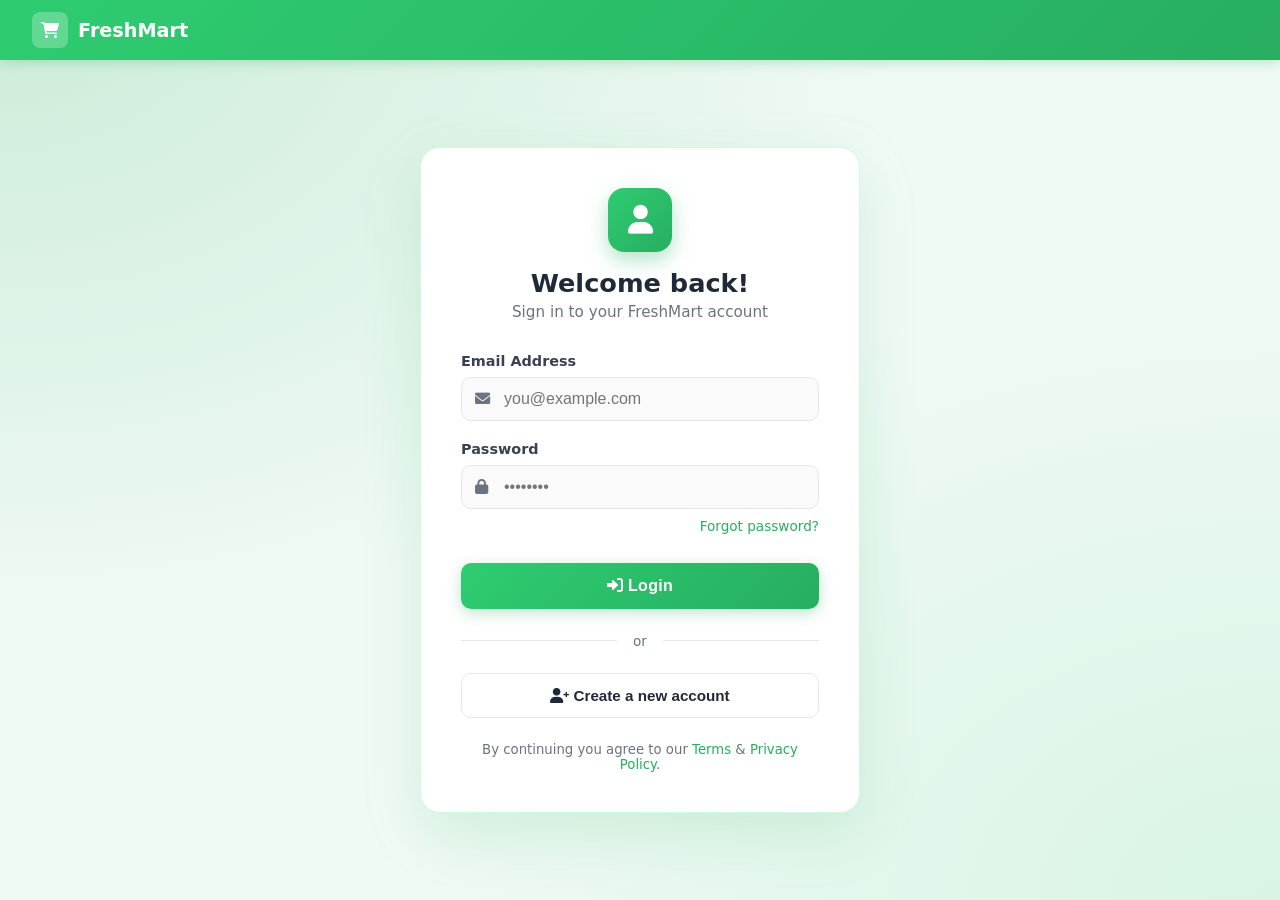
<file: dashboard.html>
<!DOCTYPE html>
<html lang="en">
<head>
    <meta charset="UTF-8">
    <meta name="viewport" content="width=device-width, initial-scale=1.0">
    <title>FreshMart — My Dashboard</title>
    <link href="https://cdnjs.cloudflare.com/ajax/libs/font-awesome/6.0.0/css/all.min.css" rel="stylesheet">
    <link href="https://fonts.googleapis.com/css2?family=Inter:wght@400;500;600;700;800&display=swap" rel="stylesheet">
    <style>
*, *::before, *::after { margin:0; padding:0; box-sizing:border-box; }
:root {
    --primary:      #27ae60;
    --primary-dark: #219150;
    --primary-light:#2ecc71;
    --accent:       #e74c3c;
    --text:         #1a202c;
    --text-muted:   #718096;
    --border:       #e2e8f0;
    --bg:           #f7fafc;
    --card:         #ffffff;
    --radius:       14px;
    --shadow:       0 2px 16px rgba(0,0,0,.08);
}
html { scroll-behavior:smooth; }
body {
    font-family:'Inter','Segoe UI',system-ui,sans-serif;
    background:var(--bg); color:var(--text);
    min-height:100vh; -webkit-font-smoothing:antialiased;
}

/* ── TOPBAR ── */
.topbar {
    background:linear-gradient(135deg,#2ecc71,#27ae60);
    padding:.85rem 2rem;
    display:flex; align-items:center; justify-content:space-between;
    box-shadow:0 2px 12px rgba(39,174,96,.3);
    position:sticky; top:0; z-index:100;
}
.topbar-left { display:flex; align-items:center; gap:12px; }
.topbar-logo-icon {
    width:38px; height:38px;
    background:rgba(255,255,255,.25); border-radius:10px;
    display:flex; align-items:center; justify-content:center;
    font-size:1.1rem; color:white;
}
.topbar-brand { font-size:1.2rem; font-weight:800; color:white; text-decoration:none; }
.topbar-brand:hover { opacity:.9; }
.topbar-right { display:flex; align-items:center; gap:10px; }
.topbar-btn {
    background:rgba(255,255,255,.2); color:white; border:none;
    padding:7px 14px; border-radius:8px; font-size:.85rem; font-weight:600;
    cursor:pointer; text-decoration:none; display:flex; align-items:center; gap:6px;
    transition:all .2s;
}
.topbar-btn:hover { background:rgba(255,255,255,.35); }
.topbar-btn.logout { background:rgba(231,76,60,.25); }
.topbar-btn.logout:hover { background:rgba(231,76,60,.45); }

/* ── MAIN LAYOUT ── */
.page-wrap { max-width:1000px; margin:0 auto; padding:2rem 1.5rem; }

/* ── PROFILE CARD ── */
.profile-card {
    background:linear-gradient(135deg,#1a7a45,#27ae60,#2ecc71);
    border-radius:20px; padding:2rem 2.5rem;
    display:flex; align-items:center; gap:2rem;
    margin-bottom:2rem; color:white;
    box-shadow:0 8px 30px rgba(39,174,96,.35);
    position:relative; overflow:hidden;
}
.profile-card::before {
    content:'';
    position:absolute; top:-40px; right:-40px;
    width:180px; height:180px;
    background:rgba(255,255,255,.07);
    border-radius:50%;
}
.profile-card::after {
    content:'';
    position:absolute; bottom:-60px; right:80px;
    width:120px; height:120px;
    background:rgba(255,255,255,.05);
    border-radius:50%;
}
.profile-avatar {
    width:72px; height:72px;
    background:rgba(255,255,255,.25);
    border:3px solid rgba(255,255,255,.5);
    border-radius:50%;
    display:flex; align-items:center; justify-content:center;
    font-size:1.8rem; font-weight:800; color:white;
    flex-shrink:0; z-index:1;
}
.profile-info { z-index:1; }
.profile-info h2 { font-size:1.5rem; font-weight:800; margin-bottom:.2rem; }
.profile-info p  { font-size:.9rem; opacity:.85; }
.profile-stats {
    margin-left:auto; display:flex; gap:1.5rem; z-index:1;
}
.profile-stat { text-align:center; }
.profile-stat strong { display:block; font-size:1.6rem; font-weight:800; }
.profile-stat span   { font-size:.78rem; opacity:.8; }

/* ── SECTION TITLE ── */
.section-title {
    font-size:1.05rem; font-weight:800; color:var(--text);
    margin-bottom:1rem; display:flex; align-items:center; gap:8px;
    padding-left:12px; border-left:4px solid var(--primary);
}
.section-title i { color:var(--primary); }

/* ── STATS ROW ── */
.stats-row {
    display:grid; grid-template-columns:repeat(3,1fr);
    gap:1rem; margin-bottom:2rem;
}
.stat-mini {
    background:var(--card); border:1px solid var(--border);
    border-radius:var(--radius); padding:1.2rem 1.4rem;
    display:flex; align-items:center; gap:1rem;
    box-shadow:var(--shadow); transition:all .2s;
}
.stat-mini:hover { transform:translateY(-2px); box-shadow:0 6px 20px rgba(0,0,0,.1); }
.stat-mini-icon {
    width:46px; height:46px; border-radius:12px;
    display:flex; align-items:center; justify-content:center;
    font-size:1.2rem; flex-shrink:0;
}
.si-green  { background:#f0fdf4; color:var(--primary); }
.si-blue   { background:#eff6ff; color:#3b82f6; }
.si-gold   { background:#fffbeb; color:#f59e0b; }
.si-purple { background:#faf5ff; color:#8b5cf6; }
.stat-mini strong { display:block; font-size:1.4rem; font-weight:800; color:var(--text); line-height:1; }
.stat-mini span   { font-size:.8rem; color:var(--text-muted); margin-top:.2rem; display:block; }

/* ── ORDERS TABLE ── */
.card {
    background:var(--card); border:1px solid var(--border);
    border-radius:var(--radius); box-shadow:var(--shadow); margin-bottom:2rem;
}
.card-header {
    padding:1.2rem 1.5rem; border-bottom:1px solid var(--border);
    display:flex; align-items:center; justify-content:space-between;
    background:linear-gradient(135deg,#f0fdf4,white);
    border-radius:var(--radius) var(--radius) 0 0;
}
.card-header h3 { font-size:1rem; font-weight:800; color:var(--text); display:flex; align-items:center; gap:7px; }
.card-header h3 i { color:var(--primary); }
.card-body { padding:0; }

.table-wrap { overflow-x:auto; }
table { width:100%; border-collapse:collapse; font-size:.87rem; }
thead tr { background:#f8fafc; }
th {
    padding:.8rem 1rem; text-align:left;
    font-size:.75rem; font-weight:800; color:var(--text-muted);
    text-transform:uppercase; letter-spacing:.5px; white-space:nowrap;
    border-bottom:2px solid var(--border);
}
td { padding:.9rem 1rem; border-bottom:1px solid #f1f5f9; vertical-align:middle; }
tbody tr:hover { background:#f8fffe; }
tbody tr:last-child td { border-bottom:none; }

.status-badge {
    display:inline-flex; align-items:center; gap:5px;
    padding:4px 10px; border-radius:20px;
    font-size:.75rem; font-weight:700; white-space:nowrap;
}
.status-badge::before { content:''; width:6px; height:6px; border-radius:50%; background:currentColor; flex-shrink:0; }
.s-pending   { background:#fffbeb; color:#d97706; }
.s-confirmed { background:#eff6ff; color:#2563eb; }
.s-preparing { background:#faf5ff; color:#7c3aed; }
.s-shipped   { background:#fff7ed; color:#c2410c; }
.s-delivered { background:#f0fdf4; color:#16a34a; }
.s-cancelled { background:#fef2f2; color:#dc2626; }

.order-id    { font-weight:700; font-size:.82rem; color:var(--primary-dark); }
.order-items { font-size:.82rem; color:var(--text-muted); }
.order-amt   { font-weight:800; color:var(--text); }
.pay-badge   { font-size:.78rem; font-weight:700; padding:3px 8px; border-radius:12px; }
.pay-cod  { background:#fffbeb; color:#d97706; }
.pay-upi  { background:#eff6ff; color:#2563eb; }
.pay-card { background:#f0fdf4; color:#16a34a; }
.pay-net  { background:#faf5ff; color:#7c3aed; }

.btn-detail {
    background:#f0fdf4; color:var(--primary-dark); border:none;
    padding:5px 12px; border-radius:7px; font-size:.78rem; font-weight:700;
    cursor:pointer; transition:all .15s; display:inline-flex; align-items:center; gap:4px;
}
.btn-detail:hover { background:#dcfce7; }

/* ── ORDER DETAIL MODAL ── */
.modal-overlay {
    position:fixed; inset:0; background:rgba(0,0,0,.55); z-index:500;
    display:flex; align-items:center; justify-content:center; padding:1rem;
    -webkit-backdrop-filter:blur(4px); backdrop-filter:blur(4px);
}
.modal-box {
    background:white; border-radius:18px; width:100%; max-width:580px;
    max-height:88vh; overflow-y:auto;
    box-shadow:0 25px 80px rgba(0,0,0,.25);
    animation:slideUp .3s ease;
}
@keyframes slideUp {
    from{transform:translateY(20px);opacity:0;}
    to  {transform:translateY(0);opacity:1;}
}
.modal-head {
    display:flex; align-items:center; justify-content:space-between;
    padding:1.2rem 1.5rem; border-bottom:1px solid var(--border);
    background:linear-gradient(135deg,#f0fdf4,white);
    border-radius:18px 18px 0 0; position:sticky; top:0; z-index:1;
}
.modal-head h3 { font-size:1rem; font-weight:800; display:flex; align-items:center; gap:7px; }
.modal-head h3 i { color:var(--primary); }
.modal-close {
    background:#fee2e2; border:none; width:32px; height:32px;
    border-radius:8px; cursor:pointer; color:var(--accent);
    display:flex; align-items:center; justify-content:center;
    font-size:.9rem; transition:all .2s;
}
.modal-close:hover { background:#fecaca; }
.modal-body { padding:1.4rem 1.5rem; }
.modal-section { margin-bottom:1.2rem; }
.modal-section-title {
    font-size:.75rem; font-weight:800; text-transform:uppercase;
    letter-spacing:.5px; color:var(--text-muted); margin-bottom:.6rem;
    display:flex; align-items:center; gap:5px;
}
.modal-section-title i { color:var(--primary); }
.info-grid { display:grid; grid-template-columns:1fr 1fr; gap:.5rem; }
.info-item { font-size:.87rem; color:var(--text); display:flex; align-items:flex-start; gap:7px; }
.info-item i { color:var(--text-muted); width:14px; margin-top:2px; flex-shrink:0; }
.info-item strong { color:var(--text); }
.items-list { display:flex; flex-direction:column; gap:.5rem; }
.order-item-row {
    display:flex; align-items:center; justify-content:space-between;
    background:#f8fafc; padding:.7rem 1rem; border-radius:8px;
    font-size:.87rem;
}
.order-item-row .name  { font-weight:600; }
.order-item-row .qty   { color:var(--text-muted); font-size:.82rem; }
.order-item-row .price { font-weight:800; color:var(--primary-dark); }
.totals-box { background:#f8fafc; border-radius:10px; padding:1rem; }
.total-row { display:flex; justify-content:space-between; font-size:.87rem; color:var(--text-muted); padding:.3rem 0; }
.total-row.grand { border-top:2px dashed var(--border); margin-top:.5rem; padding-top:.6rem; color:var(--text); font-weight:800; font-size:.97rem; }

/* ── EMPTY STATE ── */
.empty-state {
    text-align:center; padding:3.5rem 2rem; color:var(--text-muted);
}
.empty-state i { font-size:3.5rem; color:#cbd5e0; display:block; margin-bottom:1rem; }
.empty-state h3 { font-size:1.1rem; color:#4a5568; margin-bottom:.4rem; }
.empty-state p  { font-size:.9rem; margin-bottom:1.2rem; }
.shop-btn {
    display:inline-flex; align-items:center; gap:8px;
    background:linear-gradient(135deg,#2ecc71,#27ae60); color:white;
    text-decoration:none; padding:11px 22px; border-radius:10px;
    font-weight:700; font-size:.92rem;
    box-shadow:0 4px 14px rgba(39,174,96,.3); transition:all .2s;
}
.shop-btn:hover { transform:translateY(-1px); box-shadow:0 6px 20px rgba(39,174,96,.4); }

/* ── ADDRESS CARD ── */
.address-card {
    background:var(--card); border:1px solid var(--border);
    border-radius:var(--radius); padding:1.3rem 1.5rem;
    box-shadow:var(--shadow); margin-bottom:2rem;
}
.no-address { color:var(--text-muted); font-size:.9rem; font-style:italic; }

/* ── TOAST ── */
.db-toast {
    position:fixed; bottom:20px; right:20px;
    background:linear-gradient(135deg,#2ecc71,#27ae60); color:white;
    padding:12px 18px; border-radius:10px; font-size:.88rem; font-weight:600;
    box-shadow:0 8px 24px rgba(39,174,96,.35); z-index:9999;
    transform:translateY(80px); opacity:0;
    transition:all .3s cubic-bezier(.34,1.56,.64,1);
    display:flex; align-items:center; gap:8px;
}
.db-toast.show { transform:translateY(0); opacity:1; }

/* ── RESPONSIVE ── */
@media(max-width:640px) {
    .profile-card { flex-direction:column; text-align:center; gap:1rem; }
    .profile-stats { margin-left:0; justify-content:center; }
    .stats-row { grid-template-columns:1fr 1fr; }
    .info-grid  { grid-template-columns:1fr; }
    .page-wrap  { padding:1rem; }
    .topbar     { padding:.75rem 1rem; }
}
@media(max-width:400px) {
    .stats-row { grid-template-columns:1fr; }
}
    </style>
</head>
<body>

<!-- TOPBAR -->
<header class="topbar">
    <div class="topbar-left">
        <div class="topbar-logo-icon"><i class="fas fa-shopping-cart"></i></div>
        <a href="index.html" class="topbar-brand">FreshMart</a>
    </div>
    <div class="topbar-right">
        <a href="index.html" class="topbar-btn"><i class="fas fa-store"></i> Shop</a>
        <button type="button" class="topbar-btn logout" id="logoutBtn">
            <i class="fas fa-sign-out-alt"></i> Logout
        </button>
    </div>
</header>

<div class="page-wrap">

    <!-- PROFILE CARD -->
    <div class="profile-card" id="profileCard">
        <div class="profile-avatar" id="profileAvatar">U</div>
        <div class="profile-info">
            <h2 id="profileName">Loading...</h2>
            <p id="profileEmail"></p>
        </div>
        <div class="profile-stats" id="profileStats"></div>
    </div>

    <!-- STATS -->
    <div class="stats-row" id="statsRow"></div>

    <!-- MY ORDERS -->
    <div class="card">
        <div class="card-header">
            <h3><i class="fas fa-shopping-bag"></i> My Orders</h3>
            <a href="index.html" class="new-order-btn">
                <i class="fas fa-plus"></i> New Order
            </a>
        </div>
        <div class="card-body">
            <div class="table-wrap">
                <table>
                    <thead><tr>
                        <th>Order ID</th>
                        <th>Date</th>
                        <th>Items</th>
                        <th>Total</th>
                        <th>Payment</th>
                        <th>Status</th>
                        <th>Details</th>
                    </tr></thead>
                    <tbody id="ordersTbody"></tbody>
                </table>
            </div>
        </div>
    </div>

    <!-- LAST DELIVERY ADDRESS -->
    <p class="section-title"><i class="fas fa-map-marker-alt"></i> Last Delivery Address</p>
    <div class="address-card" id="addressCard">
        <p class="no-address">No orders yet.</p>
    </div>

</div>

<!-- Order Detail Modal -->
<div id="orderModal" style="display:none"></div>

<!-- Toast -->
<div class="db-toast" id="dbToast"></div>

<script>
// ── Auth guard ────────────────────────────────────────────
const ADMIN_EMAILS = ['princenigam972@gmail.com', 'admin@freshmart.com'];
const rawUser = localStorage.getItem('fm_user');

if (!rawUser) {
    window.location.href = 'login.html';
} else {
    const u = JSON.parse(rawUser);
    if (ADMIN_EMAILS.includes(u.email.toLowerCase())) {
        window.location.href = 'admin.html';
    }
}

// ── Helpers ───────────────────────────────────────────────
const user     = JSON.parse(rawUser || '{}');
const rupee    = n => '₹' + Number(n).toLocaleString('en-IN');
const fmtDate  = iso => {
    const d = new Date(iso);
    return d.toLocaleDateString('en-IN',{ day:'2-digit', month:'short', year:'numeric' })
         + ' ' + d.toLocaleTimeString('en-IN',{ hour:'2-digit', minute:'2-digit' });
};
const getOrders = () => JSON.parse(localStorage.getItem('fm_orders') || '[]');

function statusBadge(s) {
    const map  = { Pending:'s-pending', Confirmed:'s-confirmed', Preparing:'s-preparing', Shipped:'s-shipped', Delivered:'s-delivered', Cancelled:'s-cancelled' };
    const icon = { Pending:'⏳', Confirmed:'✅', Preparing:'🍳', Shipped:'🚚', Delivered:'📦', Cancelled:'❌' };
    return `<span class="status-badge ${map[s]||'s-pending'}">${icon[s]||''} ${s}</span>`;
}

function payClass(p) {
    return { COD:'pay-cod', UPI:'pay-upi', Card:'pay-card', NetBanking:'pay-net' }[p] || 'pay-cod';
}

function toast(msg) {
    const el = document.getElementById('dbToast');
    el.innerHTML = `<i class="fas fa-check-circle"></i> ${msg}`;
    el.classList.add('show');
    clearTimeout(el._t);
    el._t = setTimeout(() => el.classList.remove('show'), 2500);
}

// ── Load data ─────────────────────────────────────────────
function init() {
    const initials = user.name
        ? user.name.split(' ').map(n=>n[0]).join('').substring(0,2).toUpperCase()
        : 'U';

    document.getElementById('profileAvatar').textContent = initials;
    document.getElementById('profileName').textContent   = user.name  || 'User';
    document.getElementById('profileEmail').textContent  = user.email || '';

    // My orders (filter by this user's email)
    const allOrders = getOrders();
    const myOrders  = allOrders.filter(o => o.customer && o.customer.email === user.email);

    // Stats
    const totalSpent   = myOrders.filter(o=>o.status!=='Cancelled').reduce((s,o)=>s+o.total,0);
    const delivered    = myOrders.filter(o=>o.status==='Delivered').length;
    const pending      = myOrders.filter(o=>!['Delivered','Cancelled'].includes(o.status)).length;

    document.getElementById('profileStats').innerHTML = `
        <div class="profile-stat"><strong>${myOrders.length}</strong><span>Orders</span></div>
        <div class="profile-stat"><strong>${rupee(totalSpent)}</strong><span>Spent</span></div>
        <div class="profile-stat"><strong>${delivered}</strong><span>Delivered</span></div>`;

    document.getElementById('statsRow').innerHTML = `
        <div class="stat-mini">
            <div class="stat-mini-icon si-blue"><i class="fas fa-shopping-bag"></i></div>
            <div><strong>${myOrders.length}</strong><span>Total Orders</span></div>
        </div>
        <div class="stat-mini">
            <div class="stat-mini-icon si-green"><i class="fas fa-rupee-sign"></i></div>
            <div><strong>${rupee(totalSpent)}</strong><span>Total Spent</span></div>
        </div>
        <div class="stat-mini">
            <div class="stat-mini-icon si-gold"><i class="fas fa-clock"></i></div>
            <div><strong>${pending}</strong><span>Active Orders</span></div>
        </div>`;

    // Orders table
    const tbody = document.getElementById('ordersTbody');
    if (!myOrders.length) {
        tbody.innerHTML = `
            <tr><td colspan="7">
                <div class="empty-state">
                    <i class="fas fa-shopping-basket"></i>
                    <h3>No orders yet!</h3>
                    <p>Browse our fresh products and place your first order.</p>
                    <a href="index.html" class="shop-btn"><i class="fas fa-shopping-cart"></i> Start Shopping</a>
                </div>
            </td></tr>`;
    } else {
        tbody.innerHTML = myOrders.map(o => `
            <tr>
                <td class="order-id">${o.orderId}</td>
                <td style="font-size:.8rem;color:#718096;white-space:nowrap">${fmtDate(o.date)}</td>
                <td class="order-items">${o.items.length} item${o.items.length>1?'s':''}</td>
                <td class="order-amt">${rupee(o.total)}</td>
                <td><span class="pay-badge ${payClass(o.payment)}">${o.payment}</span></td>
                <td>${statusBadge(o.status)}</td>
                <td>
                    <button type="button" class="btn-detail" onclick="openDetail('${o.orderId}')">
                        <i class="fas fa-eye"></i> View
                    </button>
                </td>
            </tr>`).join('');
    }

    // Last address
    const lastOrder = myOrders[0];
    const addrCard  = document.getElementById('addressCard');
    if (lastOrder && lastOrder.address) {
        const a = lastOrder.address;
        addrCard.innerHTML = `
            <div style="display:flex;align-items:flex-start;gap:14px;">
                <div style="width:42px;height:42px;background:#f0fdf4;border-radius:10px;display:flex;align-items:center;justify-content:center;color:var(--primary);font-size:1.1rem;flex-shrink:0;border:1px solid #c6f6d5;">
                    <i class="fas fa-map-marker-alt"></i>
                </div>
                <div>
                    <div style="font-weight:700;font-size:.95rem;margin-bottom:.3rem">${a.street}</div>
                    ${a.landmark ? `<div style="font-size:.85rem;color:#718096;margin-bottom:.2rem">📍 ${a.landmark}</div>` : ''}
                    <div style="font-size:.88rem;color:#718096">${a.area}, ${a.city}, ${a.state} — <strong style="color:var(--primary-dark)">${a.pincode}</strong></div>
                    <div style="font-size:.8rem;color:#a0aec0;margin-top:.3rem">Used in order ${lastOrder.orderId}</div>
                </div>
            </div>`;
    }
}

// ── Order Detail Modal ────────────────────────────────────
function openDetail(orderId) {
    const o = getOrders().find(x => x.orderId === orderId);
    if (!o) return;

    const modal = document.getElementById('orderModal');
    modal.style.display = 'block';
    modal.innerHTML = `
    <div class="modal-overlay" onclick="if(event.target===this)closeDetail()">
        <div class="modal-box">
            <div class="modal-head">
                <h3><i class="fas fa-receipt"></i> Order ${o.orderId}</h3>
                <button type="button" class="modal-close" onclick="closeDetail()" aria-label="Close">
                    <i class="fas fa-times"></i>
                </button>
            </div>
            <div class="modal-body">

                <!-- Status -->
                <div class="modal-section">
                    <div style="display:flex;align-items:center;gap:10px;padding:.8rem 1rem;background:#f8fafc;border-radius:10px;border:1px solid var(--border);">
                        <span style="font-weight:700;font-size:.88rem">Status:</span>
                        ${statusBadge(o.status)}
                        <span style="margin-left:auto;font-size:.82rem;color:#718096">${fmtDate(o.date)}</span>
                    </div>
                </div>

                <!-- Items -->
                <div class="modal-section">
                    <div class="modal-section-title"><i class="fas fa-box"></i> Items Ordered</div>
                    <div class="items-list">
                        ${o.items.map(it => `
                        <div class="order-item-row">
                            <div>
                                <div class="name">${it.name}</div>
                                <div class="qty">${it.category} • ${it.unit}</div>
                            </div>
                            <div style="display:flex;align-items:center;gap:1.5rem">
                                <span style="font-size:.85rem;color:#718096">×${it.quantity}</span>
                                <span class="price">${rupee(it.subtotal)}</span>
                            </div>
                        </div>`).join('')}
                    </div>
                </div>

                <!-- Totals -->
                <div class="modal-section">
                    <div class="totals-box">
                        <div class="total-row"><span>Subtotal</span><span>${rupee(o.subtotal)}</span></div>
                        <div class="total-row"><span>Delivery</span><span>${o.delivery===0?'🎉 FREE':rupee(o.delivery)}</span></div>
                        <div class="total-row grand"><span>Total Paid</span><span>${rupee(o.total)}</span></div>
                    </div>
                </div>

                <!-- Delivery Address -->
                <div class="modal-section">
                    <div class="modal-section-title"><i class="fas fa-map-marker-alt"></i> Delivery Address</div>
                    <div style="background:#f8fafc;border-radius:10px;padding:.9rem 1rem;border:1px solid var(--border);font-size:.87rem;line-height:1.7;">
                        <div><strong>${o.address.street}</strong></div>
                        ${o.address.landmark ? `<div style="color:#718096">📍 ${o.address.landmark}</div>` : ''}
                        <div>${o.address.area}, ${o.address.city}, ${o.address.state}</div>
                        <div>PIN: <strong>${o.address.pincode}</strong></div>
                        ${o.notes ? `<div style="color:#718096;margin-top:.3rem">📝 ${o.notes}</div>` : ''}
                    </div>
                </div>

                <!-- Payment -->
                <div class="modal-section">
                    <div class="modal-section-title"><i class="fas fa-credit-card"></i> Payment</div>
                    <div style="display:flex;align-items:center;gap:10px;padding:.7rem 1rem;background:#f8fafc;border-radius:10px;border:1px solid var(--border);">
                        <span class="pay-badge ${payClass(o.payment)}" style="font-size:.88rem;padding:4px 12px">${o.payment}</span>
                        <span style="font-size:.85rem;color:#718096">Order ID: ${o.orderId}</span>
                    </div>
                </div>

            </div>
        </div>
    </div>`;
}

function closeDetail() {
    const modal = document.getElementById('orderModal');
    modal.style.display = 'none';
    modal.innerHTML = '';
}

// ── Logout ────────────────────────────────────────────────
document.getElementById('logoutBtn').addEventListener('click', () => {
    try { sessionStorage.setItem('justLoggedOut', '1'); } catch (e) {}
    localStorage.removeItem('fm_user');
    window.location.href = 'login.html';
});

// ── ESC close ─────────────────────────────────────────────
document.addEventListener('keydown', e => { if (e.key==='Escape') closeDetail(); });

// ── Init ─────────────────────────────────────────────────
init();
</script>

</body>
</html>
</file>
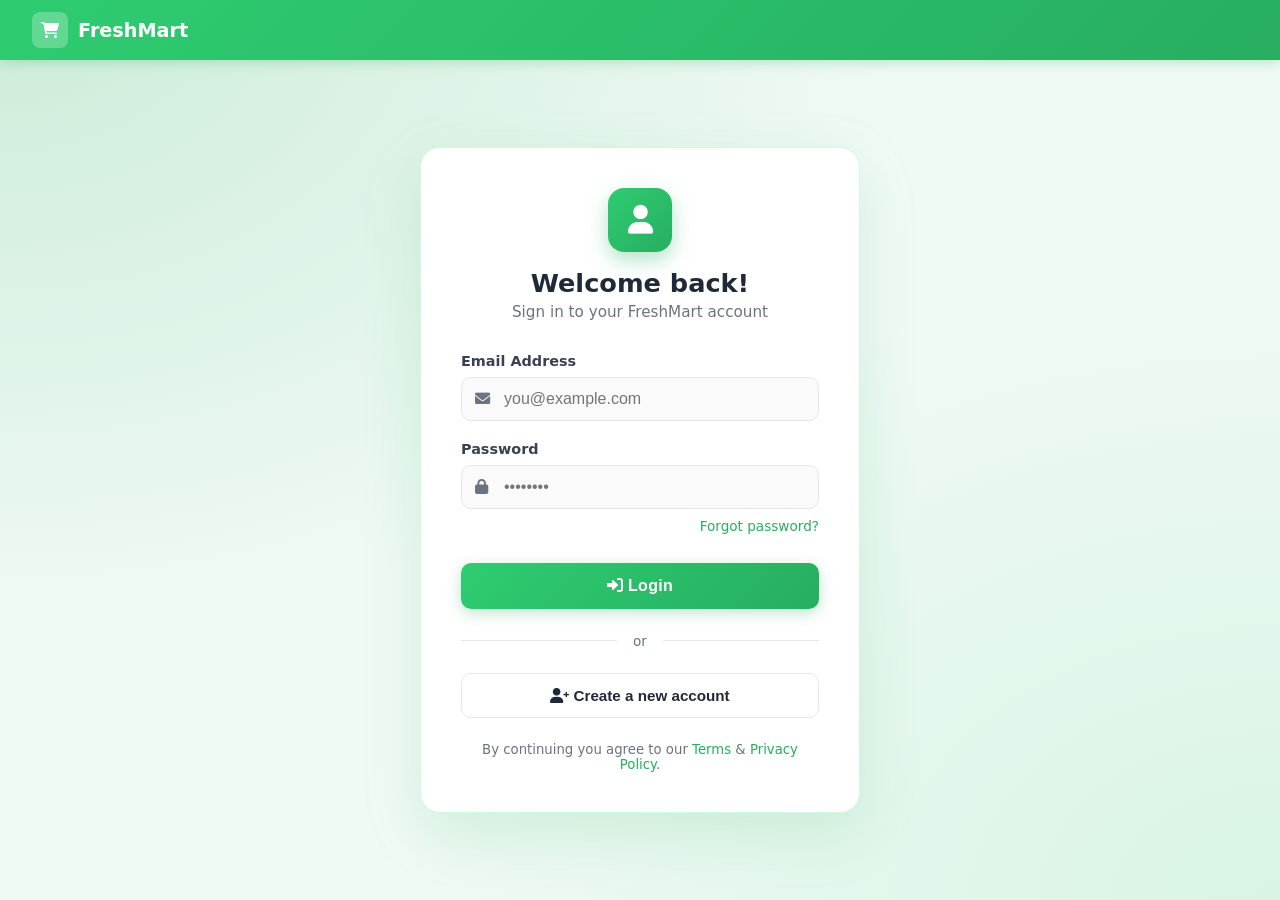
<file: login.html>
<!DOCTYPE html>
<html lang="en">
<head>
  <meta charset="UTF-8">
  <meta name="viewport" content="width=device-width, initial-scale=1.0">
  <title>FreshMart - Login</title>
  <link href="https://cdnjs.cloudflare.com/ajax/libs/font-awesome/6.0.0/css/all.min.css" rel="stylesheet">
  <style>
    :root {
      --primary: #27ae60;
      --primary-dark: #219150;
      --primary-light: #2ecc71;
      --accent: #e74c3c;
      --bg: #f0faf4;
      --card: #ffffff;
      --text: #1f2937;
      --muted: #6b7280;
      --border: #d1fae5;
      --shadow: 0 20px 60px rgba(39,174,96,.15);
    }

    * { box-sizing: border-box; margin: 0; padding: 0; }

    html, body {
      height: 100%;
      font-family: 'Segoe UI', system-ui, -apple-system, sans-serif;
      color: var(--text);
      background: var(--bg);
    }

    body {
      background:
        radial-gradient(ellipse at 0% 0%, rgba(39,174,96,.18) 0%, transparent 50%),
        radial-gradient(ellipse at 100% 100%, rgba(46,204,113,.12) 0%, transparent 50%),
        #f0faf4;
      min-height: 100vh;
      display: flex;
      flex-direction: column;
    }

    /* ── Top bar ── */
    .topbar {
      background: linear-gradient(135deg, #2ecc71 0%, #27ae60 100%);
      padding: .75rem 2rem;
      display: flex;
      align-items: center;
      gap: 10px;
      box-shadow: 0 2px 12px rgba(39,174,96,.3);
    }
    .topbar a {
      display: flex;
      align-items: center;
      gap: 10px;
      text-decoration: none;
      color: white;
    }
    .topbar-logo {
      width: 36px; height: 36px;
      background: rgba(255,255,255,.25);
      border-radius: 8px;
      display: flex; align-items: center; justify-content: center;
      font-weight: 700; font-size: 1rem; color: white;
    }
    .topbar span { font-size: 1.2rem; font-weight: 700; color: white; }

    /* ── Main layout ── */
    .page {
      flex: 1;
      display: flex;
      align-items: center;
      justify-content: center;
      padding: 2rem;
    }

    .card {
      width: 100%;
      max-width: 440px;
      background: var(--card);
      border: 1px solid var(--border);
      border-radius: 20px;
      padding: 2.5rem;
      box-shadow: var(--shadow);
      animation: fadeUp .4s ease;
    }

    @keyframes fadeUp {
      from { opacity: 0; transform: translateY(20px); }
      to   { opacity: 1; transform: translateY(0); }
    }

    .card-header {
      text-align: center;
      margin-bottom: 2rem;
    }
    .card-icon {
      width: 64px; height: 64px;
      background: linear-gradient(135deg, #2ecc71, #27ae60);
      border-radius: 16px;
      display: inline-flex; align-items: center; justify-content: center;
      font-size: 1.8rem; color: white;
      margin-bottom: 1rem;
      box-shadow: 0 8px 20px rgba(39,174,96,.35);
    }
    .card-header h2 { font-size: 1.6rem; color: var(--text); margin-bottom: .3rem; }
    .card-header p  { color: var(--muted); font-size: .95rem; }

    /* Error message */
    .error-msg {
      background: #fef2f2;
      border: 1px solid #fecaca;
      color: #dc2626;
      padding: .75rem 1rem;
      border-radius: 8px;
      font-size: .9rem;
      margin-bottom: 1rem;
      display: none;
    }
    .error-msg.show { display: block; }

    .success-msg {
      background: #f0fdf4;
      border: 1px solid #bbf7d0;
      color: #16a34a;
      padding: .75rem 1rem;
      border-radius: 8px;
      font-size: .9rem;
      margin-bottom: 1rem;
      display: none;
    }
    .success-msg.show { display: block; }

    /* Form fields */
    .field { margin-bottom: 1.25rem; }
    .field label {
      display: block;
      font-size: .9rem;
      font-weight: 600;
      color: #374151;
      margin-bottom: .5rem;
    }
    .input-wrap {
      position: relative;
    }
    .input-wrap i {
      position: absolute;
      left: 14px; top: 50%; transform: translateY(-50%);
      color: var(--muted);
      font-size: .95rem;
    }
    .input-wrap input {
      width: 100%;
      padding: 12px 14px 12px 42px;
      border: 1.5px solid #e5e7eb;
      border-radius: 10px;
      font-size: 1rem;
      outline: none;
      transition: border-color .2s, box-shadow .2s;
      background: #fafafa;
    }
    .input-wrap input:focus {
      border-color: var(--primary);
      box-shadow: 0 0 0 3px rgba(39,174,96,.15);
      background: white;
    }

    .forgot {
      text-align: right;
      margin-top: .4rem;
    }
    .forgot a {
      font-size: .85rem;
      color: var(--primary);
      text-decoration: none;
    }
    .forgot a:hover { text-decoration: underline; }

    /* Forgot password modal */
    .modal { display: none; position: fixed; inset: 0; background: rgba(0,0,0,.45); align-items: center; justify-content: center; z-index: 60; }
    .modal.show { display: flex; }
    .modal-content { background: var(--card); border-radius: 12px; padding: 1.25rem; width: 100%; max-width: 420px; box-shadow: 0 10px 30px rgba(0,0,0,.25); border: 1px solid var(--border); }
    .modal-content h3 { margin-bottom: .5rem; }
    .modal-body { color: var(--muted); font-size: .95rem; margin-bottom: .75rem; }
    .forgot-email-input { width: 100%; padding: 10px; border: 1px solid #e5e7eb; border-radius: 8px; background: #fafafa; margin-bottom: .5rem; }
    .forgot-msg { display: none; padding: 10px; border-radius: 8px; margin-top: 6px; font-size: .95rem; }
    .modal-actions { display:flex; gap:8px; margin-top:12px; }

    /* Buttons */
    .btn-primary {
      width: 100%;
      background: linear-gradient(135deg, #2ecc71, #27ae60);
      color: white;
      border: none;
      padding: 14px;
      border-radius: 10px;
      font-size: 1rem;
      font-weight: 700;
      cursor: pointer;
      transition: all .2s;
      margin-top: .5rem;
      letter-spacing: .3px;
      box-shadow: 0 4px 15px rgba(39,174,96,.3);
    }
    .btn-primary:hover {
      transform: translateY(-1px);
      box-shadow: 0 6px 20px rgba(39,174,96,.4);
    }
    .btn-primary:active { transform: translateY(0); }

    .divider {
      display: flex; align-items: center; gap: 1rem;
      margin: 1.5rem 0;
      color: var(--muted); font-size: .85rem;
    }
    .divider::before, .divider::after {
      content: '';
      flex: 1;
      height: 1px;
      background: #e5e7eb;
    }

    .btn-secondary {
      width: 100%;
      background: white;
      color: var(--text);
      border: 1.5px solid #e5e7eb;
      padding: 13px;
      border-radius: 10px;
      font-size: .95rem;
      font-weight: 600;
      cursor: pointer;
      transition: all .2s;
      text-align: center;
    }
    .btn-secondary:hover {
      border-color: var(--primary);
      color: var(--primary);
      background: #f0fdf4;
    }

    .footer-note {
      text-align: center;
      margin-top: 1.5rem;
      font-size: .83rem;
      color: var(--muted);
    }
    .footer-note a { color: var(--primary); text-decoration: none; }
    .footer-note a:hover { text-decoration: underline; }

    @media (max-width: 480px) {
      .card { padding: 1.75rem; }
    }
  </style>
</head>
<body>

  <div class="topbar">
    <a href="index.html">
      <div class="topbar-logo"><i class="fas fa-shopping-cart"></i></div>
      <span>FreshMart</span>
    </a>
  </div>

  <div class="page">
    <div class="card">

      <div class="card-header">
        <div class="card-icon"><i class="fas fa-user"></i></div>
        <h2>Welcome back!</h2>
        <p>Sign in to your FreshMart account</p>
      </div>

      <div class="error-msg" id="errorMsg"></div>
      <div class="success-msg" id="successMsg"></div>

      <form id="loginForm" autocomplete="off" novalidate>

        <div class="field">
          <label for="email">Email Address</label>
          <div class="input-wrap">
            <i class="fas fa-envelope"></i>
            <input type="email" id="email" name="email"
              placeholder="you@example.com" required autocomplete="off"
              list="emailSuggestions">
            <datalist id="emailSuggestions"></datalist>
          </div>
        </div>

        <div class="field">
          <label for="password">Password</label>
          <div class="input-wrap">
            <i class="fas fa-lock"></i>
            <input type="password" id="password" name="password"
              placeholder="••••••••" required autocomplete="new-password">
          </div>
          <div class="forgot"><a href="#" id="forgotLink">Forgot password?</a></div>
        </div>

        <button type="submit" class="btn-primary" id="loginBtn">
          <i class="fas fa-sign-in-alt"></i> Login
        </button>

      </form>

      <!-- Forgot password modal -->
      <div id="forgotModal" class="modal" aria-hidden="true">
        <div class="modal-content" role="dialog" aria-modal="true" aria-labelledby="forgotTitle">
          <h3 id="forgotTitle">Forgot password</h3>
          <p class="modal-body">Enter your account email. We'll show a test reset message for this demo.</p>
          <input id="forgotEmail" class="forgot-email-input" type="email" placeholder="you@example.com">
          <div id="forgotMsg" class="forgot-msg"></div>
          <div class="modal-actions">
            <button id="forgotSend" class="btn-secondary">Send reset</button>
            <button id="forgotClose" class="btn-primary">Close</button>
          </div>
        </div>
      </div>

      <div class="divider">or</div>

      <button type="button" class="btn-secondary" onclick="location.href='signup.html'">
        <i class="fas fa-user-plus"></i> Create a new account
      </button>

      <div class="footer-note">
        By continuing you agree to our <a href="#">Terms</a> &amp; <a href="#">Privacy Policy</a>.
      </div>

    </div>
  </div>

  <script>
    // ── Admin emails list ──
    const ADMIN_EMAILS = [
      'hn878283@gmail.com'
    ];

    // If already logged in, we won't auto-redirect here.
    // A session notice is shown below (after form is available)
    const existingUser = localStorage.getItem('fm_user');

    const form       = document.getElementById('loginForm');
    const errorMsg   = document.getElementById('errorMsg');
    const successMsg = document.getElementById('successMsg');
    const loginBtn   = document.getElementById('loginBtn');

    // If the user just logged out, clear form fields to prevent browser autofill showing the email
    if (sessionStorage.getItem('justLoggedOut')) {
      setTimeout(() => {
        try {
          const ei = document.getElementById('email');
          const pi = document.getElementById('password');
          const fe = document.getElementById('forgotEmail');
          if (ei) { ei.value = ''; ei.autocomplete = 'off'; }
          if (pi) pi.value = '';
          if (fe) fe.value = '';
        } catch (err) {}
        try { sessionStorage.removeItem('justLoggedOut'); } catch (e) {}
      }, 120);
    }

    function showError(msg) {
      errorMsg.textContent = msg;
      errorMsg.classList.add('show');
      successMsg.classList.remove('show');
    }

    function showSuccess(msg) {
      successMsg.textContent = msg;
      successMsg.classList.add('show');
      errorMsg.classList.remove('show');
    }

    // ── Populate email suggestions from registered users ──
    function populateEmailSuggestions() {
      const users = JSON.parse(localStorage.getItem('fm_users') || '[]');
      const datalist = document.getElementById('emailSuggestions');
      datalist.innerHTML = '';
      users.forEach(u => {
        const opt = document.createElement('option');
        opt.value = u.email;
        opt.label = u.firstName + ' ' + u.lastName;
        datalist.appendChild(opt);
      });
    }
    populateEmailSuggestions();

    // Auto-fill name when email selected from suggestions
    document.getElementById('email').addEventListener('change', function() {
      const users = JSON.parse(localStorage.getItem('fm_users') || '[]');
      const matched = users.find(u => u.email === this.value);
      if (matched) {
        // Focus password field automatically
        document.getElementById('password').focus();
      }
    });

    // Forgot password modal handlers
    const forgotLink = document.getElementById('forgotLink');
    const forgotModal = document.getElementById('forgotModal');
    const forgotClose = document.getElementById('forgotClose');
    const forgotSend = document.getElementById('forgotSend');
    const forgotEmail = document.getElementById('forgotEmail');
    const forgotMsg = document.getElementById('forgotMsg');

    function openForgot() { forgotModal.classList.add('show'); forgotModal.setAttribute('aria-hidden', 'false'); forgotEmail.focus(); forgotMsg.style.display='none'; }
    function closeForgot() { forgotModal.classList.remove('show'); forgotModal.setAttribute('aria-hidden', 'true'); }

    forgotLink.addEventListener('click', function(e){ e.preventDefault(); openForgot(); });
    forgotClose.addEventListener('click', function(){ closeForgot(); });
    forgotModal.addEventListener('click', function(e){ if (e.target === forgotModal) closeForgot(); });

    forgotSend.addEventListener('click', function(){
      const email = (forgotEmail.value || '').trim().toLowerCase();
      if (!email) { forgotMsg.style.display='block'; forgotMsg.style.background='#fff7ed'; forgotMsg.style.border='1px solid #ffd7a3'; forgotMsg.style.color='#92400e'; forgotMsg.textContent='Please enter your email.'; return; }

      // Check local users
      const users = JSON.parse(localStorage.getItem('fm_users') || '[]');
      const u = users.find(x => x.email.toLowerCase() === email);

      // Check admin accounts (demo-only)
      const ADMIN_ACCOUNTS = [
        { email: 'hn878283@gmail.com', password: 'admin123' }
      ];
      const a = ADMIN_ACCOUNTS.find(x => x.email.toLowerCase() === email);

      if (!u && !a) {
        forgotMsg.style.display='block'; forgotMsg.style.background='#fef2f2'; forgotMsg.style.border='1px solid #fecaca'; forgotMsg.style.color='#991b1b'; forgotMsg.textContent='No account found with that email.'; return;
      }

      // For this demo, show the existing password (in real apps you'd email a reset link)
      const pwd = u ? u.password : (a ? a.password : undefined);
      forgotMsg.style.display='block'; forgotMsg.style.background='#f0fdf4'; forgotMsg.style.border='1px solid #bbf7d0'; forgotMsg.style.color='#065f46';
      forgotMsg.innerHTML = `If this were a live system we'd send a reset link. For testing, the password is: <strong>${pwd}</strong>`;
    });

    // Reusable session notice UI (show continue + logout)
    function showSessionNotice(eu) {
      if (!eu) return;
      const isAdmin = ADMIN_EMAILS.includes((eu.email || '').toLowerCase());
      // Remove existing notice if present
      const existing = document.getElementById('sessionNotice');
      if (existing) existing.remove();

      const notice = document.createElement('div');
      notice.className = 'success-msg show';
      notice.id = 'sessionNotice';
      notice.style.marginBottom = '1rem';
      notice.innerHTML = `Signed in as <strong>${eu.name || eu.email}</strong>`;

      const wrapper = document.createElement('div');
      wrapper.style.display = 'flex';
      wrapper.style.gap = '8px';
      wrapper.style.marginTop = '8px';

      // Only show admin panel button for admins; do NOT show 'Open Store'
      if (isAdmin) {
        const cont = document.createElement('button');
        cont.type = 'button';
        cont.className = 'btn-secondary';
        cont.textContent = 'Open Admin Panel';
        cont.style.marginRight = '8px';
        cont.onclick = () => { window.location.href = 'admin.html'; };
        wrapper.appendChild(cont);
      }

      const logout = document.createElement('button');
      logout.type = 'button';
      logout.className = 'btn-primary';
      logout.textContent = 'Logout';
      logout.onclick = () => {
        // Mark that the user intentionally logged out so page can clear autofill
        try { sessionStorage.setItem('justLoggedOut', '1'); } catch (e) {}
        localStorage.removeItem('fm_user');
        sessionStorage.removeItem('fm_admin');
        location.reload();
      };

      wrapper.appendChild(logout);
      notice.appendChild(wrapper);
      document.querySelector('.card').insertBefore(notice, form);
    }

    if (existingUser) {
      try { showSessionNotice(JSON.parse(existingUser)); } catch (e) { /* ignore */ }
    }

    form.addEventListener('submit', function(e) {
      e.preventDefault();

      const email    = document.getElementById('email').value.trim().toLowerCase();
      const password = document.getElementById('password').value;

      if (!email || !password) {
        showError('Please enter your email and password.');
        return;
      }

      const isAdmin = ADMIN_EMAILS.includes(email);

      if (isAdmin) {
        // ── Admin login ──────────────────────────────
        // Admin credentials are hardcoded
        const ADMIN_ACCOUNTS = [
          { email: 'hn878283@gmail.com', password: 'admin123', name: 'HN', lastName: 'Admin' }
        ];
        const adminAccount = ADMIN_ACCOUNTS.find(
          a => a.email.toLowerCase() === email && a.password === password
        );

        if (!adminAccount) {
          showError('Invalid admin password. Please try again.');
          return;
        }

        // Save session for admin panel too
        sessionStorage.setItem('fm_admin', JSON.stringify({ email: adminAccount.email, name: adminAccount.name + ' ' + adminAccount.lastName, password: adminAccount.password }));
        localStorage.setItem('fm_user', JSON.stringify({ name: adminAccount.name + (adminAccount.lastName ? ' ' + adminAccount.lastName : ''), email: adminAccount.email }));

        loginBtn.innerHTML = '<i class="fas fa-shield-alt"></i> Signed In';
        loginBtn.style.background = 'linear-gradient(135deg,#2563eb,#1d4ed8)';
        showSuccess('Admin login successful! Redirecting to Admin Dashboard...');
        localStorage.setItem('fm_user', JSON.stringify({ name: adminAccount.name + (adminAccount.lastName ? ' ' + adminAccount.lastName : ''), email: adminAccount.email }));
        setTimeout(() => { window.location.href = 'admin.html'; }, 700);

      } else {
        // ── Normal user login ────────────────────────
        const users = JSON.parse(localStorage.getItem('fm_users') || '[]');
        const user  = users.find(u => u.email.toLowerCase() === email && u.password === password);

        if (!user) {
          showError('Invalid email or password. Please try again or create an account.');
          return;
        }

        localStorage.setItem('fm_user', JSON.stringify({
          name:  user.firstName + ' ' + user.lastName,
          email: user.email
        }));

        loginBtn.innerHTML = '<i class="fas fa-check"></i> Signed In!';
        loginBtn.style.background = 'linear-gradient(135deg,#16a34a,#15803d)';
        showSuccess('Login successful! Redirecting to Store...');
        localStorage.setItem('fm_user', JSON.stringify({ name: user.firstName + ' ' + user.lastName, email: user.email }));
        setTimeout(() => { window.location.href = 'index.html'; }, 700);
      }
    });
  </script>

</body>
</html>
</file>
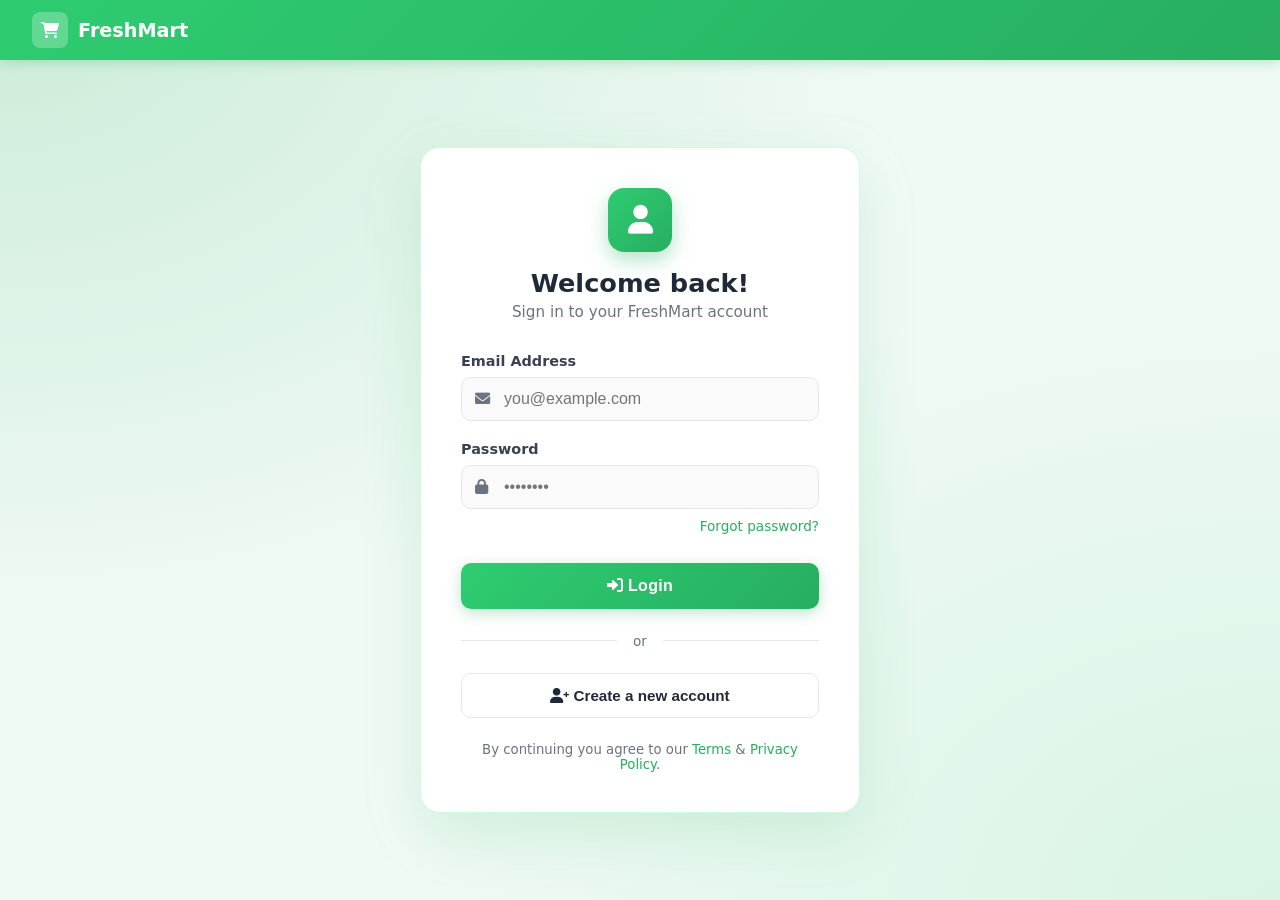
<file: orders.html>
<!DOCTYPE html>
<html lang="en">
<head>
    <meta charset="UTF-8">
    <meta name="viewport" content="width=device-width, initial-scale=1.0">
    <title>FreshMart — My Orders</title>
    <link href="https://cdnjs.cloudflare.com/ajax/libs/font-awesome/6.0.0/css/all.min.css" rel="stylesheet">
    <link href="https://fonts.googleapis.com/css2?family=Inter:wght@400;500;600;700;800&display=swap" rel="stylesheet">
    <style>
*, *::before, *::after { margin:0; padding:0; box-sizing:border-box; }
:root {
    --primary:      #27ae60;
    --primary-dark: #219150;
    --accent:       #e74c3c;
    --text:         #1a202c;
    --text-muted:   #718096;
    --border:       #e2e8f0;
    --bg:           #f7fafc;
    --card:         #ffffff;
    --radius:       14px;
    --shadow:       0 2px 16px rgba(0,0,0,.08);
}
body {
    font-family:'Inter','Segoe UI',system-ui,sans-serif;
    background:var(--bg); color:var(--text);
    min-height:100vh; -webkit-font-smoothing:antialiased;
}

/* TOPBAR */
.topbar {
    background:linear-gradient(135deg,#2ecc71,#27ae60);
    padding:.85rem 2rem; display:flex; align-items:center;
    justify-content:space-between;
    box-shadow:0 2px 12px rgba(39,174,96,.3);
    position:sticky; top:0; z-index:100;
}
.topbar-left  { display:flex; align-items:center; gap:12px; }
.topbar-logo  { width:38px; height:38px; background:rgba(255,255,255,.25); border-radius:10px; display:flex; align-items:center; justify-content:center; font-size:1.1rem; color:white; }
.topbar-brand { font-size:1.2rem; font-weight:800; color:white; text-decoration:none; }
.topbar-right { display:flex; align-items:center; gap:8px; }
.t-btn {
    background:rgba(255,255,255,.2); color:var(--text); border:none;
    padding:7px 14px; border-radius:8px; font-size:.85rem; font-weight:600;
    cursor:pointer; text-decoration:none;
    display:flex; align-items:center; gap:6px; transition:all .2s;
}
.t-btn:hover { background:rgba(255,255,255,.35); }
.t-btn.red   { background:rgba(231,76,60,.25); }
.t-btn.red:hover { background:rgba(231,76,60,.45); }

/* PAGE */
.page { max-width:1000px; margin:0 auto; padding:2rem 1.5rem; }

/* PAGE HEADER */
.page-header {
    display:flex; align-items:center; justify-content:space-between;
    margin-bottom:1.8rem; flex-wrap:wrap; gap:1rem;
}
.page-header h1 { font-size:1.5rem; font-weight:800; color:var(--text); display:flex; align-items:center; gap:10px; }
.page-header h1 i { color:var(--primary); }

/* STATS STRIP */
.stats-strip {
    display:grid; grid-template-columns:repeat(4,1fr);
    gap:1rem; margin-bottom:1.8rem;
}
.ss-card {
    background:var(--card); border:1px solid var(--border);
    border-radius:var(--radius); padding:1.1rem 1.3rem;
    display:flex; align-items:center; gap:.9rem;
    box-shadow:var(--shadow); transition:all .2s;
}
.ss-card:hover { transform:translateY(-2px); box-shadow:0 6px 20px rgba(0,0,0,.1); }
.ss-icon {
    width:42px; height:42px; border-radius:11px;
    display:flex; align-items:center; justify-content:center; font-size:1.1rem; flex-shrink:0;
}
.si-blue   { background:#eff6ff; color:#3b82f6; }
.si-green  { background:#f0fdf4; color:var(--primary); }
.si-gold   { background:#fffbeb; color:#d97706; }
.si-red    { background:#fef2f2; color:var(--accent); }
.ss-card strong { display:block; font-size:1.35rem; font-weight:800; color:var(--text); line-height:1; }
.ss-card span   { font-size:.78rem; color:var(--text-muted); margin-top:.2rem; display:block; }

/* FILTER BAR */
.filter-bar {
    display:flex; align-items:center; gap:.8rem; flex-wrap:wrap; margin-bottom:1.2rem;
}
.filter-select {
    padding:9px 14px; border:1.5px solid var(--border); border-radius:9px;
    font-size:.88rem; background:white; outline:none; cursor:pointer;
    color:var(--text); transition:border-color .2s;
}
.filter-select:focus { border-color:var(--primary); }

/* ORDERS LIST */
.order-card {
    background:var(--card); border:1px solid var(--border);
    border-radius:var(--radius); box-shadow:var(--shadow);
    margin-bottom:1rem; overflow:hidden;
    transition:all .2s;
}
.order-card:hover { box-shadow:0 6px 24px rgba(0,0,0,.1); transform:translateY(-1px); }

.order-card-head {
    padding:1rem 1.4rem; display:flex; align-items:center;
    gap:1rem; flex-wrap:wrap;
    border-bottom:1px solid #f1f5f9;
    background:linear-gradient(135deg,#f8fffe,white);
}
.order-id   { font-weight:800; font-size:.92rem; color:var(--primary-dark); }
.order-date { font-size:.8rem; color:var(--text-muted); }
.order-head-right { margin-left:auto; display:flex; align-items:center; gap:.8rem; }
.order-total { font-weight:800; font-size:1.05rem; color:var(--text); }

.order-card-body {
    padding:1rem 1.4rem; display:flex; align-items:center;
    gap:1rem; flex-wrap:wrap;
}
.order-items-preview {
    flex:1; display:flex; gap:.5rem; flex-wrap:wrap; align-items:center;
}
.item-chip {
    background:#f0fdf4; border:1px solid #c6f6d5;
    color:#166534; padding:3px 10px; border-radius:20px;
    font-size:.78rem; font-weight:600;
}
.item-chip-more {
    background:#f1f5f9; border:1px solid var(--border);
    color:var(--text-muted); padding:3px 10px; border-radius:20px;
    font-size:.78rem; font-weight:600;
}
.order-card-actions { display:flex; align-items:center; gap:.6rem; }
.btn-view {
    background:#f0fdf4; color:var(--primary-dark); border:none;
    padding:7px 14px; border-radius:8px; font-size:.85rem; font-weight:700;
    cursor:pointer; transition:all .15s; display:flex; align-items:center; gap:5px;
}
.btn-view:hover { background:#dcfce7; }

/* Status badges */
.status-badge {
    display:inline-flex; align-items:center; gap:5px;
    padding:4px 10px; border-radius:20px;
    font-size:.75rem; font-weight:700; white-space:nowrap;
}
.status-badge::before { content:''; width:6px; height:6px; border-radius:50%; background:currentColor; flex-shrink:0; }
.s-pending   { background:#fffbeb; color:#d97706; }
.s-confirmed { background:#eff6ff; color:#2563eb; }
.s-preparing { background:#faf5ff; color:#7c3aed; }
.s-shipped   { background:#fff7ed; color:#c2410c; }
.s-delivered { background:#f0fdf4; color:#16a34a; }
.s-cancelled { background:#fef2f2; color:#dc2626; }

.pay-badge   { font-size:.78rem; font-weight:700; padding:3px 8px; border-radius:12px; }
.pay-cod  { background:#fffbeb; color:#d97706; }
.pay-upi  { background:#eff6ff; color:#2563eb; }
.pay-card { background:#f0fdf4; color:#16a34a; }
.pay-net  { background:#faf5ff; color:#7c3aed; }

/* Empty state */
.empty-wrap {
    text-align:center; padding:5rem 2rem; color:var(--text-muted);
}
.empty-wrap i { font-size:4rem; color:#cbd5e0; display:block; margin-bottom:1rem; }
.empty-wrap h3 { font-size:1.2rem; color:#4a5568; margin-bottom:.5rem; }
.empty-wrap p  { font-size:.92rem; margin-bottom:1.5rem; }
.shop-btn {
    display:inline-flex; align-items:center; gap:8px;
    background:linear-gradient(135deg,#2ecc71,#27ae60); color:white;
    text-decoration:none; padding:12px 24px; border-radius:10px;
    font-weight:700; font-size:.95rem;
    box-shadow:0 4px 14px rgba(39,174,96,.3); transition:all .2s;
}
.shop-btn:hover { transform:translateY(-1px); box-shadow:0 6px 20px rgba(39,174,96,.4); }
.new-order-link { font-size:.88rem; padding:9px 18px; }

/* Order Detail Modal */
.modal-overlay {
    position:fixed; inset:0; background:rgba(0,0,0,.55); z-index:500;
    display:flex; align-items:center; justify-content:center; padding:1rem;
    -webkit-backdrop-filter:blur(4px); backdrop-filter:blur(4px);
}
.modal-box {
    background:white; border-radius:18px; width:100%; max-width:580px;
    max-height:88vh; overflow-y:auto;
    box-shadow:0 25px 80px rgba(0,0,0,.25); animation:slideUp .3s ease;
}
@keyframes slideUp {
    from{transform:translateY(20px);opacity:0;}
    to  {transform:translateY(0);opacity:1;}
}
.modal-head {
    display:flex; align-items:center; justify-content:space-between;
    padding:1.2rem 1.5rem; border-bottom:1px solid var(--border);
    background:linear-gradient(135deg,#f0fdf4,white);
    border-radius:18px 18px 0 0; position:sticky; top:0; z-index:1;
}
.modal-head h3 { font-size:1rem; font-weight:800; display:flex; align-items:center; gap:8px; }
.modal-head h3 i { color:var(--primary); }
.modal-close {
    background:#fee2e2; border:none; width:32px; height:32px;
    border-radius:8px; cursor:pointer; color:var(--accent);
    display:flex; align-items:center; justify-content:center; font-size:.9rem; transition:all .2s;
}
.modal-close:hover { background:#fecaca; }
.modal-body { padding:1.4rem 1.5rem; }
.ms-title { font-size:.75rem; font-weight:800; text-transform:uppercase; letter-spacing:.5px; color:var(--text-muted); margin-bottom:.6rem; display:flex; align-items:center; gap:5px; }
.ms-title i { color:var(--primary); }
.ms-block { background:#f8fafc; border:1px solid var(--border); border-radius:10px; padding:.9rem 1rem; margin-bottom:1.2rem; font-size:.87rem; line-height:1.7; }
.ms-block strong { color:var(--text); }
.ms-block .dim { color:var(--text-muted); }
.items-list { display:flex; flex-direction:column; gap:.5rem; margin-bottom:1.2rem; }
.item-row { display:flex; align-items:center; justify-content:space-between; background:#f8fafc; padding:.7rem 1rem; border-radius:8px; font-size:.87rem; }
.item-row .iname { font-weight:600; }
.item-row .icat  { font-size:.78rem; color:var(--text-muted); }
.item-row .iprice { font-weight:800; color:var(--primary-dark); }
.totals-box { background:#f8fafc; border-radius:10px; padding:1rem; }
.t-row { display:flex; justify-content:space-between; font-size:.87rem; color:var(--text-muted); padding:.3rem 0; }
.t-row.grand { border-top:2px dashed var(--border); margin-top:.5rem; padding-top:.6rem; color:var(--text); font-weight:800; font-size:.97rem; }

/* Track bar */
.track-bar { display:flex; align-items:center; margin-bottom:1.5rem; }
.track-step { display:flex; flex-direction:column; align-items:center; flex:1; }
.track-dot  { width:28px; height:28px; border-radius:50%; border:2px solid var(--border); background:white; display:flex; align-items:center; justify-content:center; font-size:.7rem; color:var(--text-muted); margin-bottom:.3rem; transition:all .3s; }
.track-dot.done { background:var(--primary); border-color:var(--primary); color:white; }
.track-dot.active { background:var(--primary); border-color:var(--primary); color:white; box-shadow:0 0 0 4px rgba(39,174,96,.2); }
.track-label { font-size:.68rem; font-weight:600; color:var(--text-muted); text-align:center; }
.track-label.done { color:var(--primary); }
.track-line { flex:1; height:2px; background:var(--border); margin-bottom:1.2rem; }
.track-line.done { background:var(--primary); }

/* Responsive */
@media(max-width:640px) {
    .stats-strip { grid-template-columns:1fr 1fr; }
    .page { padding:1rem; }
    .topbar { padding:.75rem 1rem; }
    .order-card-head { flex-direction:column; align-items:flex-start; gap:.5rem; }
    .order-head-right { margin-left:0; }
}
@media(max-width:400px) {
    .stats-strip { grid-template-columns:1fr; }
}
    </style>
</head>
<body>

<!-- TOPBAR -->
<header class="topbar">
    <div class="topbar-left">
        <div class="topbar-logo"><i class="fas fa-shopping-cart"></i></div>
        <a href="index.html" class="topbar-brand">FreshMart</a>
    </div>
    <div class="topbar-right">
        <a href="profile.html" class="t-btn"><i class="fas fa-user"></i> My Profile</a>
        <a href="index.html" class="t-btn"><i class="fas fa-store"></i> Shop</a>
        <button type="button" class="t-btn red" id="logoutBtn">
            <i class="fas fa-sign-out-alt"></i> Logout
        </button>
    </div>
</header>

<div class="page">

    <div class="page-header">
        <h1><i class="fas fa-shopping-bag"></i> My Orders</h1>
        <a href="index.html" class="shop-btn new-order-link">
            <i class="fas fa-plus"></i> New Order
        </a>
    </div>

    <!-- STATS STRIP -->
    <div class="stats-strip" id="statsStrip"></div>

    <!-- FILTER -->
    <div class="filter-bar">
        <select class="filter-select" id="statusFilter" aria-label="Filter by status" title="Filter by order status">
            <option value="">All Orders</option>
            <option value="Pending">Pending</option>
            <option value="Confirmed">Confirmed</option>
            <option value="Preparing">Preparing</option>
            <option value="Shipped">Out for Delivery</option>
            <option value="Delivered">Delivered</option>
            <option value="Cancelled">Cancelled</option>
        </select>
        <select class="filter-select" id="payFilter" aria-label="Filter by payment" title="Filter by payment method">
            <option value="">All Payments</option>
            <option value="COD">Cash on Delivery</option>
            <option value="UPI">UPI</option>
            <option value="Card">Card</option>
            <option value="NetBanking">Net Banking</option>
        </select>
    </div>

    <!-- ORDERS LIST -->
    <div id="ordersList"></div>

</div>

<!-- Modal container -->
<div id="orderModal" style="display:none"></div>

<script>
// ── Auth Guard ────────────────────────────────────────────
const ADMIN_EMAILS = ['princenigam972@gmail.com', 'admin@freshmart.com'];
const rawUser = localStorage.getItem('fm_user');
if (!rawUser) { window.location.href = 'login.html'; }
const user = JSON.parse(rawUser || '{}');
if (ADMIN_EMAILS.includes(user.email?.toLowerCase())) { window.location.href = 'admin.html'; }

// ── Helpers ───────────────────────────────────────────────
const getOrders = () => JSON.parse(localStorage.getItem('fm_orders') || '[]')
                          .filter(o => o.customer?.email === user.email);
const rupee   = n => '₹' + Number(n).toLocaleString('en-IN');
const fmtDate = iso => {
    const d = new Date(iso);
    return d.toLocaleDateString('en-IN',{ day:'2-digit', month:'short', year:'numeric' })
         + ' ' + d.toLocaleTimeString('en-IN',{ hour:'2-digit', minute:'2-digit' });
};

function statusBadge(s) {
    const cls  = { Pending:'s-pending', Confirmed:'s-confirmed', Preparing:'s-preparing', Shipped:'s-shipped', Delivered:'s-delivered', Cancelled:'s-cancelled' };
    const icon = { Pending:'⏳', Confirmed:'✅', Preparing:'🍳', Shipped:'🚚', Delivered:'📦', Cancelled:'❌' };
    return `<span class="status-badge ${cls[s]||'s-pending'}">${icon[s]||''} ${s}</span>`;
}
function payClass(p) {
    return { COD:'pay-cod', UPI:'pay-upi', Card:'pay-card', NetBanking:'pay-net' }[p] || 'pay-cod';
}

// ── Render ────────────────────────────────────────────────
function render() {
    const all = getOrders();
    const sf  = document.getElementById('statusFilter').value;
    const pf  = document.getElementById('payFilter').value;

    let orders = all;
    if (sf) orders = orders.filter(o => o.status === sf);
    if (pf) orders = orders.filter(o => o.payment === pf);

    // Stats strip
    const totalSpent  = all.filter(o=>o.status!=='Cancelled').reduce((s,o)=>s+o.total,0);
    const delivered   = all.filter(o=>o.status==='Delivered').length;
    const active      = all.filter(o=>!['Delivered','Cancelled'].includes(o.status)).length;
    const cancelled   = all.filter(o=>o.status==='Cancelled').length;

    document.getElementById('statsStrip').innerHTML = `
        <div class="ss-card"><div class="ss-icon si-blue"><i class="fas fa-shopping-bag"></i></div><div><strong>${all.length}</strong><span>Total Orders</span></div></div>
        <div class="ss-card"><div class="ss-icon si-green"><i class="fas fa-rupee-sign"></i></div><div><strong>${rupee(totalSpent)}</strong><span>Total Spent</span></div></div>
        <div class="ss-card"><div class="ss-icon si-gold"><i class="fas fa-clock"></i></div><div><strong>${active}</strong><span>Active</span></div></div>
        <div class="ss-card"><div class="ss-icon si-red"><i class="fas fa-check-circle"></i></div><div><strong>${delivered}</strong><span>Delivered</span></div></div>`;

    const list = document.getElementById('ordersList');

    if (!orders.length) {
        list.innerHTML = `
            <div class="empty-wrap">
                <i class="fas fa-shopping-basket"></i>
                <h3>${all.length ? 'No orders match this filter' : 'No orders yet!'}</h3>
                <p>${all.length ? 'Try changing the filter.' : 'Browse fresh products and place your first order.'}</p>
                ${!all.length ? `<a href="index.html" class="shop-btn"><i class="fas fa-shopping-cart"></i> Start Shopping</a>` : ''}
            </div>`;
        return;
    }

    list.innerHTML = orders.map(o => {
        const chips = o.items.slice(0,3).map(it => `<span class="item-chip">${it.name}</span>`).join('');
        const more  = o.items.length > 3 ? `<span class="item-chip-more">+${o.items.length-3} more</span>` : '';
        return `
        <div class="order-card">
            <div class="order-card-head">
                <div>
                    <div class="order-id">${o.orderId}</div>
                    <div class="order-date"><i class="fas fa-clock" style="margin-right:4px;color:#a0aec0"></i>${fmtDate(o.date)}</div>
                </div>
                <div class="order-head-right">
                    ${statusBadge(o.status)}
                    <span class="pay-badge ${payClass(o.payment)}">${o.payment}</span>
                    <span class="order-total">${rupee(o.total)}</span>
                </div>
            </div>
            <div class="order-card-body">
                <div class="order-items-preview">${chips}${more}</div>
                <div class="order-card-actions">
                    <button type="button" class="btn-view" onclick="openDetail('${o.orderId}')">
                        <i class="fas fa-eye"></i> View Details
                    </button>
                </div>
            </div>
        </div>`;
    }).join('');
}

document.getElementById('statusFilter').addEventListener('change', render);
document.getElementById('payFilter').addEventListener('change', render);

// ── Order Detail ──────────────────────────────────────────
function openDetail(orderId) {
    const all = JSON.parse(localStorage.getItem('fm_orders') || '[]');
    const o   = all.find(x => x.orderId === orderId);
    if (!o) return;

    // Track steps
    const steps  = ['Pending','Confirmed','Preparing','Shipped','Delivered'];
    const stepIdx = steps.indexOf(o.status);
    const isCancelled = o.status === 'Cancelled';

    let trackHtml = '';
    if (!isCancelled) {
        const icons = ['clock','check','utensils','truck','box'];
        trackHtml = `<div class="track-bar">`;
        steps.forEach((s, i) => {
            const isDone   = stepIdx > i;
            const isActive = stepIdx === i;
            if (i > 0) trackHtml += `<div class="track-line${isDone?' done':''}"></div>`;
            trackHtml += `
                <div class="track-step">
                    <div class="track-dot${isDone||isActive?' done':''}${isActive?' active':''}">
                        <i class="fas fa-${icons[i]}"></i>
                    </div>
                    <div class="track-label${isDone||isActive?' done':''}">${s}</div>
                </div>`;
        });
        trackHtml += `</div>`;
    }

    const modal = document.getElementById('orderModal');
    modal.style.display = 'block';
    modal.innerHTML = `
    <div class="modal-overlay" onclick="if(event.target===this)closeDetail()">
        <div class="modal-box">
            <div class="modal-head">
                <h3><i class="fas fa-receipt"></i> Order ${o.orderId}</h3>
                <button type="button" class="modal-close" onclick="closeDetail()"><i class="fas fa-times"></i></button>
            </div>
            <div class="modal-body">

                <!-- Status + date -->
                <div style="display:flex;align-items:center;gap:10px;margin-bottom:1.4rem;padding:.8rem 1rem;background:#f8fafc;border-radius:10px;border:1px solid var(--border)">
                    ${statusBadge(o.status)}
                    <span style="margin-left:auto;font-size:.82rem;color:#718096">${fmtDate(o.date)}</span>
                </div>

                <!-- Track bar -->
                ${trackHtml}

                <!-- Items -->
                <div class="ms-title"><i class="fas fa-box"></i> Items Ordered</div>
                <div class="items-list">
                    ${o.items.map(it=>`
                    <div class="item-row">
                        <div>
                            <div class="iname">${it.name}</div>
                            <div class="icat">${it.category} • ${it.unit} × ${it.quantity}</div>
                        </div>
                        <div class="iprice">${rupee(it.subtotal)}</div>
                    </div>`).join('')}
                </div>

                <!-- Totals -->
                <div class="totals-box" style="margin-bottom:1.2rem">
                    <div class="t-row"><span>Subtotal</span><span>${rupee(o.subtotal)}</span></div>
                    <div class="t-row"><span>Delivery</span><span>${o.delivery===0?'🎉 FREE':rupee(o.delivery)}</span></div>
                    <div class="t-row grand"><span>Total Paid</span><span>${rupee(o.total)}</span></div>
                </div>

                <!-- Delivery Address -->
                <div class="ms-title"><i class="fas fa-map-marker-alt"></i> Delivery Address</div>
                <div class="ms-block">
                    <div><strong>${o.address.street}</strong></div>
                    ${o.address.landmark?`<div class="dim"><i class="fas fa-map-pin" style="margin-right:4px"></i>${o.address.landmark}</div>`:''}
                    <div>${o.address.area}, ${o.address.city}, ${o.address.state}</div>
                    <div>PIN: <strong>${o.address.pincode}</strong></div>
                    ${o.notes?`<div class="dim" style="margin-top:.3rem">📝 ${o.notes}</div>`:''}
                </div>

                <!-- Payment -->
                <div class="ms-title"><i class="fas fa-credit-card"></i> Payment</div>
                <div style="display:flex;align-items:center;gap:10px;padding:.7rem 1rem;background:#f8fafc;border-radius:10px;border:1px solid var(--border)">
                    <span class="pay-badge ${payClass(o.payment)}" style="font-size:.88rem;padding:4px 14px">${o.payment}</span>
                    <span style="font-size:.82rem;color:#718096">Order ID: ${o.orderId}</span>
                </div>

            </div>
        </div>
    </div>`;
}

function closeDetail() {
    const m = document.getElementById('orderModal');
    m.style.display = 'none';
    m.innerHTML = '';
}

// ── Logout ────────────────────────────────────────────────
document.getElementById('logoutBtn').addEventListener('click', () => {
    try { sessionStorage.setItem('justLoggedOut', '1'); } catch (e) {}
    localStorage.removeItem('fm_user');
    window.location.href = 'login.html';
});

document.addEventListener('keydown', e => { if(e.key==='Escape') closeDetail(); });

render();
</script>
</body>
</html>
</file>
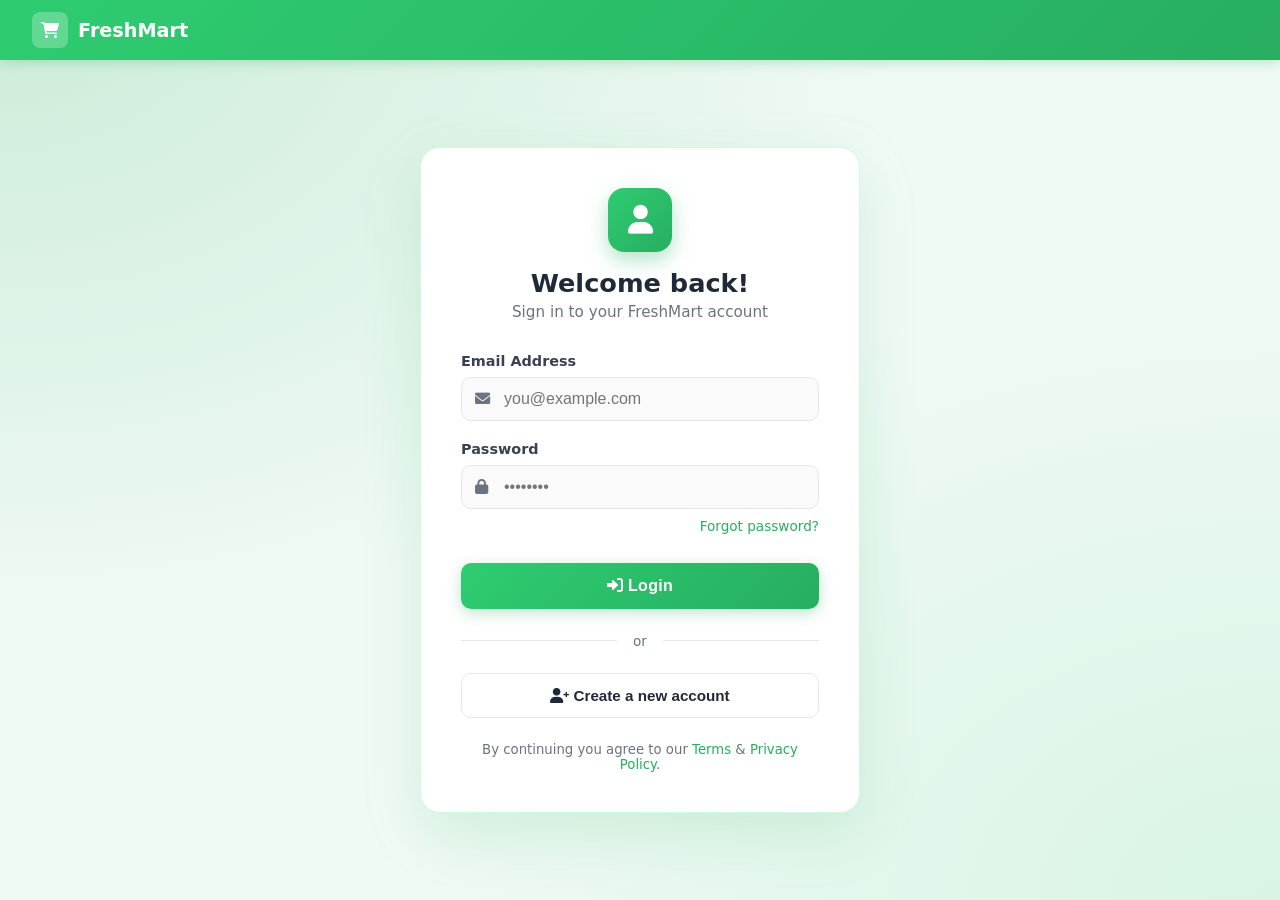
<file: profile.html>
<!DOCTYPE html>
<html lang="en">
<head>
    <meta charset="UTF-8">
    <meta name="viewport" content="width=device-width, initial-scale=1.0">
    <title>FreshMart — My Profile</title>
    <link href="https://cdnjs.cloudflare.com/ajax/libs/font-awesome/6.0.0/css/all.min.css" rel="stylesheet">
    <link href="https://fonts.googleapis.com/css2?family=Inter:wght@400;500;600;700;800&display=swap" rel="stylesheet">
    <style>
*, *::before, *::after { margin:0; padding:0; box-sizing:border-box; }
:root {
    --primary:      #27ae60;
    --primary-dark: #219150;
    --primary-light:#2ecc71;
    --accent:       #e74c3c;
    --text:         #1a202c;
    --text-muted:   #718096;
    --border:       #e2e8f0;
    --bg:           #f7fafc;
    --card:         #ffffff;
    --radius:       14px;
    --shadow:       0 2px 16px rgba(0,0,0,.08);
}
body {
    font-family:'Inter','Segoe UI',system-ui,sans-serif;
    background:var(--bg); color:var(--text);
    min-height:100vh; -webkit-font-smoothing:antialiased;
}

/* TOPBAR */
.topbar {
    background:linear-gradient(135deg,#2ecc71,#27ae60);
    padding:.85rem 2rem; display:flex; align-items:center;
    justify-content:space-between;
    box-shadow:0 2px 12px rgba(39,174,96,.3);
    position:sticky; top:0; z-index:100;
}
.topbar-left  { display:flex; align-items:center; gap:12px; }
.topbar-logo  {
    width:38px; height:38px; background:rgba(255,255,255,.25);
    border-radius:10px; display:flex; align-items:center;
    justify-content:center; font-size:1.1rem; color:white;
}
.topbar-brand { font-size:1.2rem; font-weight:800; color:white; text-decoration:none; }
.topbar-right { display:flex; align-items:center; gap:8px; }
.t-btn {
    background:rgba(255,255,255,.2); color:white; border:none;
    padding:7px 14px; border-radius:8px; font-size:.85rem; font-weight:600;
    cursor:pointer; text-decoration:none;
    display:flex; align-items:center; gap:6px; transition:all .2s;
}
.t-btn:hover { background:rgba(255,255,255,.35); }
.t-btn.red   { background:rgba(231,76,60,.25); }
.t-btn.red:hover { background:rgba(231,76,60,.45); }

/* PAGE */
.page { max-width:760px; margin:0 auto; padding:2rem 1.5rem; }

/* HERO PROFILE CARD */
.hero-card {
    background:linear-gradient(135deg,#1a7a45,#27ae60,#52d68a);
    border-radius:22px; padding:2rem 2.4rem;
    display:flex; align-items:center; gap:1.8rem;
    margin-bottom:2rem; color:white;
    box-shadow:0 10px 35px rgba(39,174,96,.35);
    position:relative; overflow:hidden;
}
.hero-card::before {
    content:''; position:absolute; top:-50px; right:-50px;
    width:200px; height:200px; background:rgba(255,255,255,.06); border-radius:50%;
}
.hero-card::after {
    content:''; position:absolute; bottom:-40px; right:100px;
    width:130px; height:130px; background:rgba(255,255,255,.04); border-radius:50%;
}
.hero-avatar {
    width:80px; height:80px; background:rgba(255,255,255,.25);
    border:3px solid rgba(255,255,255,.55); border-radius:50%;
    display:flex; align-items:center; justify-content:center;
    font-size:2rem; font-weight:800; color:white; flex-shrink:0; z-index:1;
}
.hero-info { z-index:1; flex:1; }
.hero-info h2  { font-size:1.6rem; font-weight:800; margin-bottom:.25rem; }
.hero-info p   { font-size:.9rem; opacity:.85; margin-bottom:.1rem; }
.hero-info small { font-size:.78rem; opacity:.65; }
.hero-edit-btn {
    background:rgba(255,255,255,.2); color:white; border:none;
    padding:9px 18px; border-radius:10px; font-size:.88rem; font-weight:700;
    cursor:pointer; transition:all .2s; z-index:1;
    display:flex; align-items:center; gap:6px;
}
.hero-edit-btn:hover { background:rgba(255,255,255,.35); transform:translateY(-1px); }

/* INFO SECTIONS */
.info-section {
    background:var(--card); border:1px solid var(--border);
    border-radius:var(--radius); box-shadow:var(--shadow);
    margin-bottom:1.4rem; overflow:hidden;
}
.info-section-head {
    padding:1rem 1.4rem; background:linear-gradient(135deg,#f0fdf4,white);
    border-bottom:1px solid var(--border);
    display:flex; align-items:center; justify-content:space-between;
}
.info-section-head h3 {
    font-size:.92rem; font-weight:800; color:var(--text);
    display:flex; align-items:center; gap:8px; text-transform:uppercase;
    letter-spacing:.4px;
}
.info-section-head h3 i { color:var(--primary); font-size:.9rem; }
.edit-btn {
    background:#f0fdf4; color:var(--primary-dark); border:none;
    padding:5px 12px; border-radius:7px; font-size:.78rem; font-weight:700;
    cursor:pointer; transition:all .15s; display:flex; align-items:center; gap:4px;
}
.edit-btn:hover { background:#dcfce7; }
.info-section-body { padding:1.4rem; }

/* Info row */
.info-row {
    display:flex; align-items:flex-start; gap:12px;
    padding:.75rem 0; border-bottom:1px solid #f1f5f9;
}
.info-row:last-child { border-bottom:none; padding-bottom:0; }
.info-icon {
    width:36px; height:36px; border-radius:9px; flex-shrink:0;
    display:flex; align-items:center; justify-content:center;
    font-size:.9rem;
}
.ic-green  { background:#f0fdf4; color:var(--primary); }
.ic-blue   { background:#eff6ff; color:#3b82f6; }
.ic-purple { background:#faf5ff; color:#7c3aed; }
.ic-gold   { background:#fffbeb; color:#d97706; }
.ic-red    { background:#fef2f2; color:#dc2626; }
.info-label { font-size:.75rem; font-weight:700; color:var(--text-muted); text-transform:uppercase; letter-spacing:.4px; margin-bottom:.25rem; }
.info-value { font-size:.95rem; font-weight:600; color:var(--text); }
.info-value.empty { color:#a0aec0; font-style:italic; font-weight:400; }

/* Address card */
.addr-block {
    background:#f8fffe; border:1px solid #c6f6d5;
    border-radius:10px; padding:1rem 1.2rem;
    font-size:.88rem; line-height:1.8; color:var(--text);
}
.addr-block .addr-street { font-weight:700; font-size:.95rem; margin-bottom:.2rem; }
.addr-block .addr-landmark { color:var(--text-muted); font-size:.85rem; }
.addr-block .addr-city   { color:#374151; }
.addr-block .addr-pin    { font-weight:800; color:var(--primary-dark); }
.no-addr { color:#a0aec0; font-size:.9rem; font-style:italic; padding:.5rem 0; }

/* Account badges */
.badge-row { display:flex; gap:.6rem; flex-wrap:wrap; margin-top:.5rem; }
.acc-badge {
    padding:4px 12px; border-radius:20px; font-size:.78rem; font-weight:700;
    display:inline-flex; align-items:center; gap:5px;
}
.acc-badge.green { background:#f0fdf4; color:#16a34a; }
.acc-badge.blue  { background:#eff6ff; color:#2563eb; }
.acc-badge.gold  { background:#fffbeb; color:#d97706; }

/* Edit modal */
.modal-overlay {
    position:fixed; inset:0; background:rgba(0,0,0,.55); z-index:500;
    display:flex; align-items:center; justify-content:center; padding:1rem;
    -webkit-backdrop-filter:blur(4px); backdrop-filter:blur(4px);
}
.modal-box {
    background:white; border-radius:18px; width:100%; max-width:500px;
    max-height:90vh; overflow-y:auto;
    box-shadow:0 25px 80px rgba(0,0,0,.25); animation:slideUp .3s ease;
}
@keyframes slideUp {
    from{transform:translateY(20px);opacity:0;}
    to  {transform:translateY(0);opacity:1;}
}
.modal-head {
    display:flex; align-items:center; justify-content:space-between;
    padding:1.2rem 1.5rem; border-bottom:1px solid var(--border);
    background:linear-gradient(135deg,#f0fdf4,white);
    border-radius:18px 18px 0 0; position:sticky; top:0; z-index:1;
}
.modal-head h3 { font-size:1rem; font-weight:800; display:flex; align-items:center; gap:8px; }
.modal-head h3 i { color:var(--primary); }
.modal-close {
    background:#fee2e2; border:none; width:32px; height:32px;
    border-radius:8px; cursor:pointer; color:var(--accent);
    display:flex; align-items:center; justify-content:center;
    font-size:.9rem; transition:all .2s;
}
.modal-close:hover { background:#fecaca; }
.modal-body { padding:1.5rem; }

.mf-field { margin-bottom:1.1rem; }
.mf-field label { display:block; font-size:.85rem; font-weight:700; color:#374151; margin-bottom:.4rem; }
.mf-wrap { position:relative; }
.mf-wrap i { position:absolute; left:12px; top:50%; transform:translateY(-50%); color:#aaa; font-size:.88rem; pointer-events:none; }
.mf-wrap input, .mf-wrap select, .mf-wrap textarea {
    width:100%; padding:10px 12px 10px 36px;
    border:1.5px solid #e5e7eb; border-radius:9px;
    font-size:.93rem; outline:none;
    transition:border-color .2s, box-shadow .2s;
    background:#fafafa; color:var(--text);
    font-family:inherit;
}
.mf-wrap input:focus, .mf-wrap select:focus, .mf-wrap textarea:focus {
    border-color:var(--primary);
    box-shadow:0 0 0 3px rgba(39,174,96,.12);
    background:white;
}
.mf-row { display:grid; grid-template-columns:1fr 1fr; gap:.9rem; }
.save-btn {
    width:100%; background:linear-gradient(135deg,#2ecc71,#27ae60);
    color:white; border:none; padding:13px; border-radius:10px;
    font-size:.97rem; font-weight:700; cursor:pointer; transition:all .2s;
    box-shadow:0 4px 14px rgba(39,174,96,.3); margin-top:.5rem;
}
.save-btn:hover { transform:translateY(-1px); box-shadow:0 6px 20px rgba(39,174,96,.4); }
.mf-divider { font-size:.8rem; color:#a0aec0; text-align:center; margin:.4rem 0; }

/* Toast */
.pg-toast {
    position:fixed; bottom:20px; right:20px;
    background:linear-gradient(135deg,#2ecc71,#27ae60); color:white;
    padding:12px 18px; border-radius:10px; font-size:.88rem; font-weight:600;
    box-shadow:0 8px 24px rgba(39,174,96,.35); z-index:9999;
    transform:translateY(80px); opacity:0;
    transition:all .3s cubic-bezier(.34,1.56,.64,1);
    display:flex; align-items:center; gap:8px;
}
.pg-toast.show { transform:translateY(0); opacity:1; }

/* Responsive */
@media(max-width:600px) {
    .hero-card { flex-direction:column; text-align:center; gap:1rem; }
    .hero-edit-btn { align-self:center; }
    .mf-row { grid-template-columns:1fr; }
    .page { padding:1rem; }
    .topbar { padding:.75rem 1rem; }
}
    </style>
</head>
<body>

<!-- TOPBAR -->
<header class="topbar">
    <div class="topbar-left">
        <div class="topbar-logo"><i class="fas fa-shopping-cart"></i></div>
        <a href="index.html" class="topbar-brand">FreshMart</a>
    </div>
    <div class="topbar-right">
        <a href="orders.html" class="t-btn"><i class="fas fa-shopping-bag"></i> My Orders</a>
        <a href="index.html" class="t-btn"><i class="fas fa-store"></i> Shop</a>
        <button type="button" class="t-btn red" id="logoutBtn">
            <i class="fas fa-sign-out-alt"></i> Logout
        </button>
    </div>
</header>

<div class="page">

    <!-- HERO CARD -->
    <div class="hero-card">
        <div class="hero-avatar" id="heroAvatar">U</div>
        <div class="hero-info">
            <h2 id="heroName">Loading...</h2>
            <p id="heroEmail"><i class="fas fa-envelope"></i> —</p>
            <small id="heroJoined"><i class="fas fa-calendar"></i> Member of FreshMart</small>
        </div>
        <button type="button" class="hero-edit-btn" onclick="openEditModal()">
            <i class="fas fa-edit"></i> Edit Profile
        </button>
    </div>

    <!-- PERSONAL INFO -->
    <div class="info-section">
        <div class="info-section-head">
            <h3><i class="fas fa-user"></i> Personal Information</h3>
            <button type="button" class="edit-btn" onclick="openEditModal()">
                <i class="fas fa-pencil-alt"></i> Edit
            </button>
        </div>
        <div class="info-section-body" id="personalInfo"></div>
    </div>

    <!-- CONTACT INFO -->
    <div class="info-section">
        <div class="info-section-head">
            <h3><i class="fas fa-phone"></i> Contact Details</h3>
            <button type="button" class="edit-btn" onclick="openEditModal()">
                <i class="fas fa-pencil-alt"></i> Edit
            </button>
        </div>
        <div class="info-section-body" id="contactInfo"></div>
    </div>

    <!-- SAVED ADDRESS -->
    <div class="info-section">
        <div class="info-section-head">
            <h3><i class="fas fa-map-marker-alt"></i> Saved Address</h3>
            <button type="button" class="edit-btn" onclick="openAddressModal()">
                <i class="fas fa-pencil-alt"></i> Edit
            </button>
        </div>
        <div class="info-section-body" id="addressInfo"></div>
    </div>

    <!-- ACCOUNT INFO -->
    <div class="info-section">
        <div class="info-section-head">
            <h3><i class="fas fa-shield-alt"></i> Account</h3>
        </div>
        <div class="info-section-body" id="accountInfo"></div>
    </div>

</div>

<!-- Edit Personal/Contact Modal -->
<div id="editModal" style="display:none"></div>

<!-- Toast -->
<div class="pg-toast" id="pgToast"></div>

<script>
// ── Auth Guard ────────────────────────────────────────────
const ADMIN_EMAILS = ['hn878283@gmail.com'];
const rawUser = localStorage.getItem('fm_user');
if (!rawUser) { window.location.href = 'login.html'; }
const sessionUser = JSON.parse(rawUser || '{}');
if (ADMIN_EMAILS.includes(sessionUser.email?.toLowerCase())) {
    window.location.href = 'admin.html';
}

// ── Helpers ───────────────────────────────────────────────
const getProfile  = () => JSON.parse(localStorage.getItem('fm_profile_' + sessionUser.email) || '{}');
const saveProfile = (data) => localStorage.setItem('fm_profile_' + sessionUser.email, JSON.stringify(data));
const getOrders   = () => JSON.parse(localStorage.getItem('fm_orders') || '[]')
                            .filter(o => o.customer?.email === sessionUser.email);
const getUsers    = () => JSON.parse(localStorage.getItem('fm_users') || '[]');

function toast(msg, type = 'success') {
    const el = document.getElementById('pgToast');
    el.innerHTML = `<i class="fas fa-${type==='success'?'check-circle':'exclamation-circle'}"></i> ${msg}`;
    el.className = `pg-toast show`;
    clearTimeout(el._t);
    el._t = setTimeout(() => el.classList.remove('show'), 2500);
}

function infoRow(iconClass, iconName, label, value) {
    const isEmpty = !value || value === 'Not set';
    return `
    <div class="info-row">
        <div class="info-icon ${iconClass}"><i class="fas fa-${iconName}"></i></div>
        <div>
            <div class="info-label">${label}</div>
            <div class="info-value ${isEmpty ? 'empty' : ''}">${isEmpty ? 'Not provided' : value}</div>
        </div>
    </div>`;
}

// ── Render Page ───────────────────────────────────────────
function renderProfile() {
    // Merge signup data + saved profile data
    const users       = getUsers();
    const signupData  = users.find(u => u.email?.toLowerCase() === sessionUser.email?.toLowerCase()) || {};
    const profileData = getProfile();

    const firstName = profileData.firstName || signupData.firstName || sessionUser.name?.split(' ')[0] || '';
    const lastName  = profileData.lastName  || signupData.lastName  || sessionUser.name?.split(' ')[1] || '';
    const fullName  = (firstName + ' ' + lastName).trim() || sessionUser.name || 'User';
    const email     = sessionUser.email || '';
    const phone     = profileData.phone || signupData.phone || '';
    const dob       = profileData.dob   || signupData.dob   || '';
    const gender    = profileData.gender || '';
    const city      = profileData.city  || '';
    const state     = profileData.state || '';

    const initials  = fullName.split(' ').map(n=>n[0]).join('').substring(0,2).toUpperCase();
    const myOrders  = getOrders();
    const totalSpent = myOrders.filter(o=>o.status!=='Cancelled').reduce((s,o)=>s+o.total,0);

    // Hero card
    document.getElementById('heroAvatar').textContent  = initials;
    document.getElementById('heroName').textContent    = fullName;
    document.getElementById('heroEmail').innerHTML     = `<i class="fas fa-envelope" style="margin-right:5px;opacity:.75"></i> ${email}`;
    document.getElementById('heroJoined').innerHTML    = `<i class="fas fa-shopping-bag" style="margin-right:5px;opacity:.75"></i> ${myOrders.length} orders &nbsp;•&nbsp; ₹${totalSpent.toLocaleString('en-IN')} spent`;

    // Personal info
    document.getElementById('personalInfo').innerHTML =
        infoRow('ic-green','user','Full Name', fullName) +
        infoRow('ic-blue','birthday-cake','Date of Birth', dob ? formatDOB(dob) : '') +
        infoRow('ic-purple','venus-mars','Gender', gender);

    // Contact info
    document.getElementById('contactInfo').innerHTML =
        infoRow('ic-green','envelope','Email Address', email) +
        infoRow('ic-blue','phone','Phone Number', phone) +
        infoRow('ic-gold','city','City', city) +
        infoRow('ic-purple','flag','State', state);

    // Saved address — from last order
    const addrEl = document.getElementById('addressInfo');
    const lastOrder = myOrders[0];
    const savedAddr  = profileData.address;

    if (savedAddr && savedAddr.street) {
        addrEl.innerHTML = renderAddressBlock(savedAddr);
    } else if (lastOrder?.address) {
        addrEl.innerHTML = renderAddressBlock(lastOrder.address) +
            `<p style="font-size:.78rem;color:#a0aec0;margin-top:.5rem"><i class="fas fa-info-circle"></i> From your last order</p>`;
    } else {
        addrEl.innerHTML = `<p class="no-addr"><i class="fas fa-map-marker-alt" style="margin-right:6px"></i>No address saved yet. Place an order to auto-save.</p>`;
    }

    // Account info
    const memberSince = profileData.joinDate || new Date().toLocaleDateString('en-IN',{day:'2-digit',month:'short',year:'numeric'});
    document.getElementById('accountInfo').innerHTML = `
        <div class="info-row">
            <div class="info-icon ic-green"><i class="fas fa-check-circle"></i></div>
            <div>
                <div class="info-label">Account Status</div>
                <div class="badge-row">
                    <span class="acc-badge green"><i class="fas fa-check"></i> Verified</span>
                    <span class="acc-badge blue"><i class="fas fa-user"></i> Customer</span>
                    ${myOrders.length >= 5 ? `<span class="acc-badge gold"><i class="fas fa-star"></i> Loyal Customer</span>` : ''}
                </div>
            </div>
        </div>
        <div class="info-row">
            <div class="info-icon ic-blue"><i class="fas fa-calendar-alt"></i></div>
            <div>
                <div class="info-label">Member Since</div>
                <div class="info-value">${memberSince}</div>
            </div>
        </div>
        <div class="info-row">
            <div class="info-icon ic-gold"><i class="fas fa-shopping-bag"></i></div>
            <div>
                <div class="info-label">Total Orders</div>
                <div class="info-value">${myOrders.length} orders &nbsp;|&nbsp; ₹${totalSpent.toLocaleString('en-IN')} spent</div>
            </div>
        </div>`;
}

function renderAddressBlock(a) {
    return `
    <div class="addr-block">
        <div class="addr-street">${a.street}</div>
        ${a.landmark ? `<div class="addr-landmark"><i class="fas fa-map-pin" style="margin-right:4px"></i>${a.landmark}</div>` : ''}
        <div class="addr-city">${a.area}, ${a.city}, ${a.state}</div>
        <div>PIN: <span class="addr-pin">${a.pincode}</span></div>
    </div>`;
}

function formatDOB(dob) {
    if (!dob) return '';
    try {
        return new Date(dob).toLocaleDateString('en-IN',{ day:'2-digit', month:'long', year:'numeric' });
    } catch { return dob; }
}

// ── Edit Profile Modal ────────────────────────────────────
function openEditModal() {
    const users      = getUsers();
    const signupData = users.find(u => u.email?.toLowerCase() === sessionUser.email?.toLowerCase()) || {};
    const pd         = getProfile();

    const fn = pd.firstName || signupData.firstName || '';
    const ln = pd.lastName  || signupData.lastName  || '';
    const ph = pd.phone     || signupData.phone     || '';
    const db = pd.dob       || signupData.dob       || '';
    const gn = pd.gender    || '';
    const ct = pd.city      || '';
    const st = pd.state     || '';

    const modal = document.getElementById('editModal');
    modal.style.display = 'block';
    modal.innerHTML = `
    <div class="modal-overlay" onclick="if(event.target===this)closeModal()">
        <div class="modal-box">
            <div class="modal-head">
                <h3><i class="fas fa-user-edit"></i> Edit Profile</h3>
                <button type="button" class="modal-close" onclick="closeModal()"><i class="fas fa-times"></i></button>
            </div>
            <div class="modal-body">
                <form id="editForm" novalidate>
                    <div class="mf-row">
                        <div class="mf-field">
                            <label for="ef_fn">First Name</label>
                            <div class="mf-wrap"><i class="fas fa-user"></i>
                                <input type="text" id="ef_fn" placeholder="Rahul" value="${fn}">
                            </div>
                        </div>
                        <div class="mf-field">
                            <label for="ef_ln">Last Name</label>
                            <div class="mf-wrap"><i class="fas fa-user"></i>
                                <input type="text" id="ef_ln" placeholder="Sharma" value="${ln}">
                            </div>
                        </div>
                    </div>
                    <div class="mf-field">
                        <label for="ef_ph">Phone Number</label>
                        <div class="mf-wrap"><i class="fas fa-phone"></i>
                            <input type="tel" id="ef_ph" placeholder="9876543210" value="${ph}">
                        </div>
                    </div>
                    <div class="mf-row">
                        <div class="mf-field">
                            <label for="ef_dob">Date of Birth</label>
                            <div class="mf-wrap"><i class="fas fa-birthday-cake"></i>
                                <input type="date" id="ef_dob" value="${db}">
                            </div>
                        </div>
                        <div class="mf-field">
                            <label for="ef_gender">Gender</label>
                            <div class="mf-wrap"><i class="fas fa-venus-mars"></i>
                                <select id="ef_gender">
                                    <option value="">Select</option>
                                    <option value="Male"   ${gn==='Male'?'selected':''}>Male</option>
                                    <option value="Female" ${gn==='Female'?'selected':''}>Female</option>
                                    <option value="Other"  ${gn==='Other'?'selected':''}>Other</option>
                                </select>
                            </div>
                        </div>
                    </div>
                    <div class="mf-row">
                        <div class="mf-field">
                            <label for="ef_city">City</label>
                            <div class="mf-wrap"><i class="fas fa-city"></i>
                                <input type="text" id="ef_city" placeholder="Greater Noida" value="${ct}">
                            </div>
                        </div>
                        <div class="mf-field">
                            <label for="ef_state">State</label>
                            <div class="mf-wrap"><i class="fas fa-flag"></i>
                                <select id="ef_state">
                                    <option value="">Select State</option>
                                    ${['Uttar Pradesh','Delhi','Maharashtra','Karnataka','Tamil Nadu','West Bengal','Rajasthan','Gujarat','Madhya Pradesh','Bihar','Punjab','Haryana','Other']
                                      .map(s=>`<option value="${s}" ${st===s?'selected':''}>${s}</option>`).join('')}
                                </select>
                            </div>
                        </div>
                    </div>
                    <button type="submit" class="save-btn">
                        <i class="fas fa-save"></i> Save Changes
                    </button>
                </form>
            </div>
        </div>
    </div>`;

    document.getElementById('editForm').addEventListener('submit', function(e) {
        e.preventDefault();
        const fn = document.getElementById('ef_fn').value.trim();
        const ln = document.getElementById('ef_ln').value.trim();
        const ph = document.getElementById('ef_ph').value.trim();
        const db = document.getElementById('ef_dob').value;
        const gn = document.getElementById('ef_gender').value;
        const ct = document.getElementById('ef_city').value.trim();
        const st = document.getElementById('ef_state').value;

        const existing = getProfile();
        saveProfile({ ...existing, firstName:fn, lastName:ln, phone:ph, dob:db, gender:gn, city:ct, state:st, joinDate: existing.joinDate || new Date().toLocaleDateString('en-IN',{day:'2-digit',month:'short',year:'numeric'}) });

        // Update fm_user name
        const newName = (fn + ' ' + ln).trim() || sessionUser.name;
        localStorage.setItem('fm_user', JSON.stringify({ ...sessionUser, name: newName }));

        closeModal();
        toast('Profile updated successfully!');
        setTimeout(renderProfile, 100);
    });
}

// ── Edit Address Modal ────────────────────────────────────
function openAddressModal() {
    const pd = getProfile();
    const orders = getOrders();
    const existing = pd.address || orders[0]?.address || {};

    const modal = document.getElementById('editModal');
    modal.style.display = 'block';
    modal.innerHTML = `
    <div class="modal-overlay" onclick="if(event.target===this)closeModal()">
        <div class="modal-box">
            <div class="modal-head">
                <h3><i class="fas fa-map-marker-alt"></i> Edit Address</h3>
                <button type="button" class="modal-close" onclick="closeModal()"><i class="fas fa-times"></i></button>
            </div>
            <div class="modal-body">
                <form id="addrForm" novalidate>
                    <div class="mf-field">
                        <label for="af_street">House / Flat / Street</label>
                        <div class="mf-wrap"><i class="fas fa-home"></i>
                            <input type="text" id="af_street" placeholder="House No. 12, Green Colony" value="${existing.street||''}">
                        </div>
                    </div>
                    <div class="mf-row">
                        <div class="mf-field">
                            <label for="af_landmark">Landmark</label>
                            <div class="mf-wrap"><i class="fas fa-map-pin"></i>
                                <input type="text" id="af_landmark" placeholder="Near SBI Bank" value="${existing.landmark||''}">
                            </div>
                        </div>
                        <div class="mf-field">
                            <label for="af_area">Area / Colony</label>
                            <div class="mf-wrap"><i class="fas fa-map"></i>
                                <input type="text" id="af_area" placeholder="Sector 15, Noida" value="${existing.area||''}">
                            </div>
                        </div>
                    </div>
                    <div class="mf-row">
                        <div class="mf-field">
                            <label for="af_city">City</label>
                            <div class="mf-wrap"><i class="fas fa-city"></i>
                                <input type="text" id="af_city" placeholder="Greater Noida" value="${existing.city||''}">
                            </div>
                        </div>
                        <div class="mf-field">
                            <label for="af_state">State</label>
                            <div class="mf-wrap"><i class="fas fa-flag"></i>
                                <select id="af_state">
                                    <option value="">Select State</option>
                                    ${['Uttar Pradesh','Delhi','Maharashtra','Karnataka','Tamil Nadu','West Bengal','Rajasthan','Gujarat','Madhya Pradesh','Bihar','Punjab','Haryana','Other']
                                      .map(s=>`<option value="${s}" ${existing.state===s?'selected':''}>${s}</option>`).join('')}
                                </select>
                            </div>
                        </div>
                    </div>
                    <div class="mf-field">
                        <label for="af_pin">PIN Code</label>
                        <div class="mf-wrap"><i class="fas fa-hashtag"></i>
                            <input type="text" id="af_pin" placeholder="201310" maxlength="6" value="${existing.pincode||''}">
                        </div>
                    </div>
                    <button type="submit" class="save-btn">
                        <i class="fas fa-save"></i> Save Address
                    </button>
                </form>
            </div>
        </div>
    </div>`;

    document.getElementById('addrForm').addEventListener('submit', function(e) {
        e.preventDefault();
        const street   = document.getElementById('af_street').value.trim();
        const landmark = document.getElementById('af_landmark').value.trim();
        const area     = document.getElementById('af_area').value.trim();
        const city     = document.getElementById('af_city').value.trim();
        const state    = document.getElementById('af_state').value;
        const pincode  = document.getElementById('af_pin').value.trim();

        if (!street || !city || !pincode) {
            toast('Please fill street, city and PIN code.', 'error'); return;
        }
        if (!/^\d{6}$/.test(pincode)) {
            toast('PIN code must be 6 digits.', 'error'); return;
        }

        const existing = getProfile();
        saveProfile({ ...existing, address: { street, landmark, area, city, state, pincode } });
        closeModal();
        toast('Address saved!');
        setTimeout(renderProfile, 100);
    });
}

function closeModal() {
    const m = document.getElementById('editModal');
    m.style.display = 'none';
    m.innerHTML = '';
}

// ── Logout ────────────────────────────────────────────────
document.getElementById('logoutBtn').addEventListener('click', () => {
    try { sessionStorage.setItem('justLoggedOut', '1'); } catch (e) {}
    localStorage.removeItem('fm_user');
    window.location.href = 'login.html';
});

document.addEventListener('keydown', e => { if(e.key==='Escape') closeModal(); });

// ── Init ─────────────────────────────────────────────────
renderProfile();
</script>
</body>
</html>
</file>
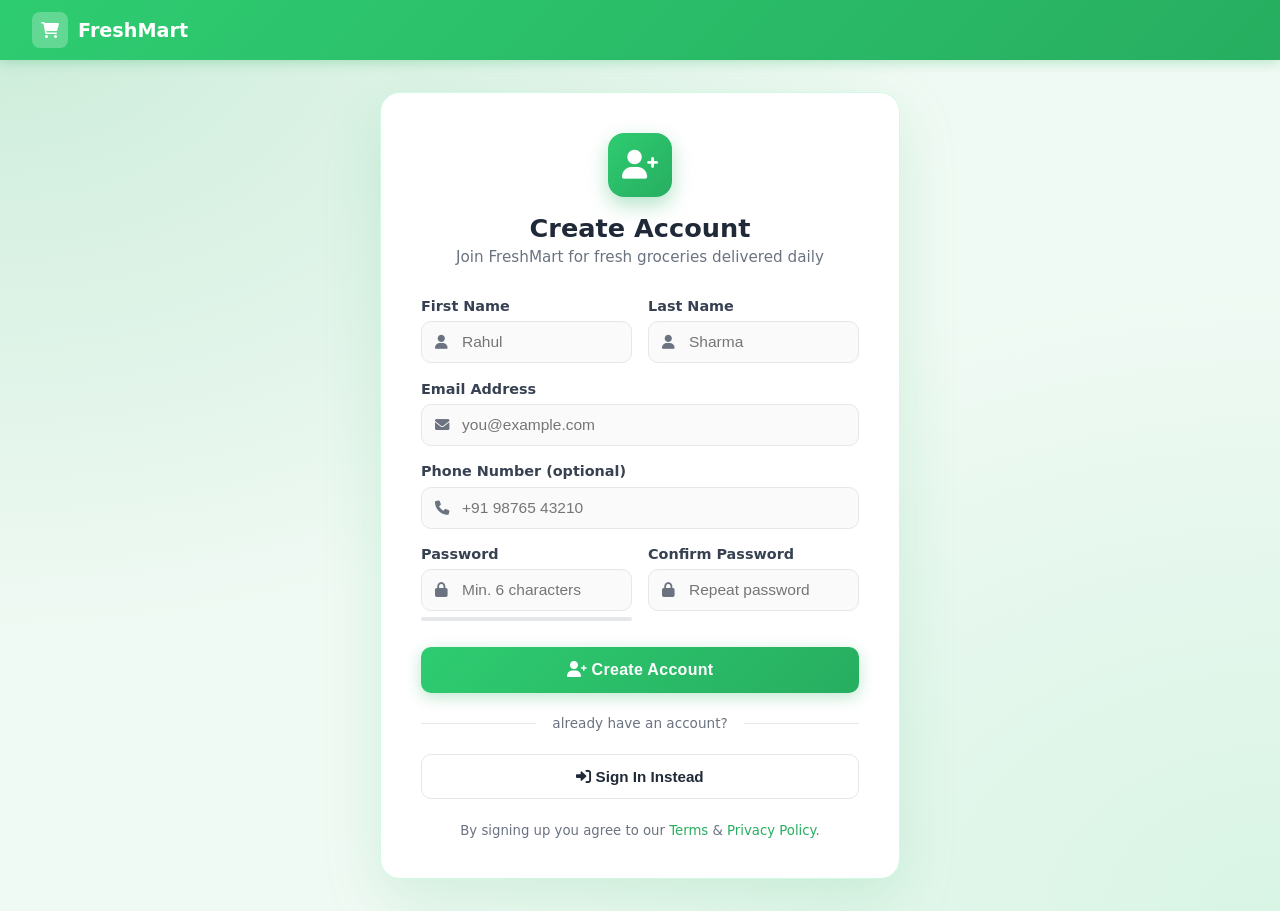
<file: signup.html>
<!DOCTYPE html>
<html lang="en">
<head>
  <meta charset="UTF-8" />
  <meta name="viewport" content="width=device-width, initial-scale=1.0" />
  <title>FreshMart - Sign Up</title>
  <link href="https://cdnjs.cloudflare.com/ajax/libs/font-awesome/6.0.0/css/all.min.css" rel="stylesheet">
  <style>
    :root {
      --primary: #27ae60;
      --primary-dark: #219150;
      --primary-light: #2ecc71;
      --bg: #f0faf4;
      --card: #ffffff;
      --text: #1f2937;
      --muted: #6b7280;
      --border: #d1fae5;
      --shadow: 0 20px 60px rgba(39,174,96,.15);
    }

    * { box-sizing: border-box; margin: 0; padding: 0; }

    html, body {
      font-family: 'Segoe UI', system-ui, -apple-system, sans-serif;
      color: var(--text);
    }

    body {
      background:
        radial-gradient(ellipse at 0% 0%, rgba(39,174,96,.18) 0%, transparent 50%),
        radial-gradient(ellipse at 100% 100%, rgba(46,204,113,.12) 0%, transparent 50%),
        #f0faf4;
      min-height: 100vh;
      display: flex;
      flex-direction: column;
    }

    /* ── Top bar ── */
    .topbar {
      background: linear-gradient(135deg, #2ecc71 0%, #27ae60 100%);
      padding: .75rem 2rem;
      display: flex;
      align-items: center;
      gap: 10px;
      box-shadow: 0 2px 12px rgba(39,174,96,.3);
    }
    .topbar a {
      display: flex; align-items: center; gap: 10px;
      text-decoration: none; color: white;
    }
    .topbar-logo {
      width: 36px; height: 36px;
      background: rgba(255,255,255,.25);
      border-radius: 8px;
      display: flex; align-items: center; justify-content: center;
      font-weight: 700; font-size: 1rem; color: white;
    }
    .topbar span { font-size: 1.2rem; font-weight: 700; color: white; }

    /* ── Layout ── */
    .page {
      flex: 1;
      display: flex;
      align-items: center;
      justify-content: center;
      padding: 2rem;
    }

    .card {
      width: 100%;
      max-width: 520px;
      background: var(--card);
      border: 1px solid var(--border);
      border-radius: 20px;
      padding: 2.5rem;
      box-shadow: var(--shadow);
      animation: fadeUp .4s ease;
    }

    @keyframes fadeUp {
      from { opacity: 0; transform: translateY(20px); }
      to   { opacity: 1; transform: translateY(0); }
    }

    .card-header {
      text-align: center;
      margin-bottom: 2rem;
    }
    .card-icon {
      width: 64px; height: 64px;
      background: linear-gradient(135deg, #2ecc71, #27ae60);
      border-radius: 16px;
      display: inline-flex; align-items: center; justify-content: center;
      font-size: 1.8rem; color: white;
      margin-bottom: 1rem;
      box-shadow: 0 8px 20px rgba(39,174,96,.35);
    }
    .card-header h2 { font-size: 1.6rem; color: var(--text); margin-bottom: .3rem; }
    .card-header p  { color: var(--muted); font-size: .95rem; }

    /* Messages */
    .error-msg {
      background: #fef2f2; border: 1px solid #fecaca;
      color: #dc2626; padding: .75rem 1rem;
      border-radius: 8px; font-size: .9rem;
      margin-bottom: 1rem; display: none;
    }
    .error-msg.show { display: block; }

    .success-msg {
      background: #f0fdf4; border: 1px solid #bbf7d0;
      color: #16a34a; padding: .75rem 1rem;
      border-radius: 8px; font-size: .9rem;
      margin-bottom: 1rem; display: none;
    }
    .success-msg.show { display: block; }

    /* Fields */
    .row { display: grid; grid-template-columns: 1fr 1fr; gap: 1rem; }
    .field { margin-bottom: 1.1rem; }
    .field label {
      display: block; font-size: .9rem; font-weight: 600;
      color: #374151; margin-bottom: .45rem;
    }
    .input-wrap { position: relative; }
    .input-wrap i {
      position: absolute; left: 14px; top: 50%;
      transform: translateY(-50%);
      color: var(--muted); font-size: .9rem;
    }
    .input-wrap input {
      width: 100%;
      padding: 11px 14px 11px 40px;
      border: 1.5px solid #e5e7eb;
      border-radius: 10px; font-size: .97rem;
      outline: none; transition: border-color .2s, box-shadow .2s;
      background: #fafafa;
    }
    .input-wrap input:focus {
      border-color: var(--primary);
      box-shadow: 0 0 0 3px rgba(39,174,96,.15);
      background: white;
    }

    /* Password strength */
    .pwd-strength { height: 4px; border-radius: 2px; margin-top: 6px; background: #e5e7eb; overflow: hidden; }
    .pwd-strength-bar { height: 100%; width: 0; border-radius: 2px; transition: width .3s, background .3s; }

    /* Buttons */
    .btn-primary {
      width: 100%;
      background: linear-gradient(135deg, #2ecc71, #27ae60);
      color: white; border: none; padding: 14px;
      border-radius: 10px; font-size: 1rem; font-weight: 700;
      cursor: pointer; transition: all .2s; margin-top: .5rem;
      letter-spacing: .3px;
      box-shadow: 0 4px 15px rgba(39,174,96,.3);
    }
    .btn-primary:hover { transform: translateY(-1px); box-shadow: 0 6px 20px rgba(39,174,96,.4); }
    .btn-primary:active { transform: translateY(0); }

    .divider {
      display: flex; align-items: center; gap: 1rem;
      margin: 1.4rem 0; color: var(--muted); font-size: .85rem;
    }
    .divider::before, .divider::after { content: ''; flex: 1; height: 1px; background: #e5e7eb; }

    .btn-secondary {
      width: 100%; background: white; color: var(--text);
      border: 1.5px solid #e5e7eb; padding: 13px;
      border-radius: 10px; font-size: .95rem; font-weight: 600;
      cursor: pointer; transition: all .2s; text-align: center;
    }
    .btn-secondary:hover { border-color: var(--primary); color: var(--primary); background: #f0fdf4; }

    .footer-note {
      text-align: center; margin-top: 1.5rem;
      font-size: .83rem; color: var(--muted);
    }
    .footer-note a { color: var(--primary); text-decoration: none; }
    .footer-note a:hover { text-decoration: underline; }

    @media (max-width: 540px) { .row { grid-template-columns: 1fr; } }
    @media (max-width: 480px) { .card { padding: 1.75rem; } }
  </style>
</head>
<body>

  <div class="topbar">
    <a href="index.html">
      <div class="topbar-logo"><i class="fas fa-shopping-cart"></i></div>
      <span>FreshMart</span>
    </a>
  </div>

  <div class="page">
    <div class="card">

      <div class="card-header">
        <div class="card-icon"><i class="fas fa-user-plus"></i></div>
        <h2>Create Account</h2>
        <p>Join FreshMart for fresh groceries delivered daily</p>
      </div>

      <div class="error-msg" id="errorMsg"></div>
      <div class="success-msg" id="successMsg"></div>

      <form id="signupForm" autocomplete="on" novalidate>

        <div class="row">
          <div class="field">
            <label for="firstName">First Name</label>
            <div class="input-wrap">
              <i class="fas fa-user"></i>
              <input type="text" id="firstName" name="firstName"
                placeholder="Rahul" required autocomplete="given-name" />
            </div>
          </div>
          <div class="field">
            <label for="lastName">Last Name</label>
            <div class="input-wrap">
              <i class="fas fa-user"></i>
              <input type="text" id="lastName" name="lastName"
                placeholder="Sharma" required autocomplete="family-name" />
            </div>
          </div>
        </div>

        <div class="field">
          <label for="email">Email Address</label>
          <div class="input-wrap">
            <i class="fas fa-envelope"></i>
            <input type="email" id="email" name="email"
              placeholder="you@example.com" required autocomplete="username" />
          </div>
        </div>

        <div class="field">
          <label for="phone">Phone Number (optional)</label>
          <div class="input-wrap">
            <i class="fas fa-phone"></i>
            <input type="tel" id="phone" name="phone"
              placeholder="+91 98765 43210" autocomplete="tel" />
          </div>
        </div>

        <div class="row">
          <div class="field">
            <label for="password">Password</label>
            <div class="input-wrap">
              <i class="fas fa-lock"></i>
              <input type="password" id="password" name="password"
                placeholder="Min. 6 characters" required autocomplete="new-password" />
            </div>
            <div class="pwd-strength"><div class="pwd-strength-bar" id="strengthBar"></div></div>
          </div>
          <div class="field">
            <label for="confirmPassword">Confirm Password</label>
            <div class="input-wrap">
              <i class="fas fa-lock"></i>
              <input type="password" id="confirmPassword" name="confirmPassword"
                placeholder="Repeat password" required autocomplete="new-password" />
            </div>
          </div>
        </div>

        <button type="submit" class="btn-primary" id="signupBtn">
          <i class="fas fa-user-plus"></i> Create Account
        </button>

      </form>

      <div class="divider">already have an account?</div>

      <button type="button" class="btn-secondary" onclick="location.href='login.html'">
        <i class="fas fa-sign-in-alt"></i> Sign In Instead
      </button>

      <div class="footer-note">
        By signing up you agree to our <a href="#">Terms</a> &amp; <a href="#">Privacy Policy</a>.
      </div>

    </div>
  </div>

  <script>
    // If already logged in, redirect to home
    if (localStorage.getItem('fm_user')) {
      window.location.href = 'index.html';
    }

    const form      = document.getElementById('signupForm');
    const errorMsg  = document.getElementById('errorMsg');
    const successMsg = document.getElementById('successMsg');
    const signupBtn = document.getElementById('signupBtn');

    function showError(msg) {
      errorMsg.textContent = msg;
      errorMsg.classList.add('show');
      successMsg.classList.remove('show');
    }

    function showSuccess(msg) {
      successMsg.textContent = msg;
      successMsg.classList.add('show');
      errorMsg.classList.remove('show');
    }

    // Password strength indicator
    document.getElementById('password').addEventListener('input', function() {
      const val = this.value;
      const bar = document.getElementById('strengthBar');
      let strength = 0;
      if (val.length >= 6) strength++;
      if (val.length >= 10) strength++;
      if (/[A-Z]/.test(val)) strength++;
      if (/[0-9]/.test(val)) strength++;
      if (/[^A-Za-z0-9]/.test(val)) strength++;

      const widths = ['0%','25%','50%','75%','100%'];
      const colors = ['#e5e7eb','#ef4444','#f97316','#eab308','#22c55e'];
      bar.style.width  = widths[strength];
      bar.style.background = colors[strength];
    });

    form.addEventListener('submit', function(e) {
      e.preventDefault();

      const firstName = document.getElementById('firstName').value.trim();
      const lastName  = document.getElementById('lastName').value.trim();
      const email     = document.getElementById('email').value.trim();
      const phone     = document.getElementById('phone').value.trim();
      const password  = document.getElementById('password').value;
      const confirm   = document.getElementById('confirmPassword').value;

      if (!firstName || !lastName || !email || !password) {
        showError('Please fill in all required fields.');
        return;
      }

      if (password.length < 6) {
        showError('Password must be at least 6 characters.');
        return;
      }

      if (password !== confirm) {
        showError('Passwords do not match. Please try again.');
        return;
      }

      // Check email format
      const emailRegex = /^[^\s@]+@[^\s@]+\.[^\s@]+$/;
      if (!emailRegex.test(email)) {
        showError('Please enter a valid email address.');
        return;
      }

      // Check if email already exists
      const users = JSON.parse(localStorage.getItem('fm_users') || '[]');
      if (users.find(u => u.email === email)) {
        showError('This email is already registered. Please login instead.');
        return;
      }

      // Save new user
      users.push({ firstName, lastName, email, phone, password });
      localStorage.setItem('fm_users', JSON.stringify(users));

      // Auto login after signup
      localStorage.setItem('fm_user', JSON.stringify({ name: firstName + ' ' + lastName, email }));

      signupBtn.innerHTML = '<i class="fas fa-check"></i> Account Created!';
      signupBtn.style.background = 'linear-gradient(135deg,#16a34a,#15803d)';
      showSuccess('Account created successfully! Redirecting to home...');

      setTimeout(() => {
        window.location.href = 'index.html';
      }, 1200);
    });
  </script>

</body>
</html>
</file>
